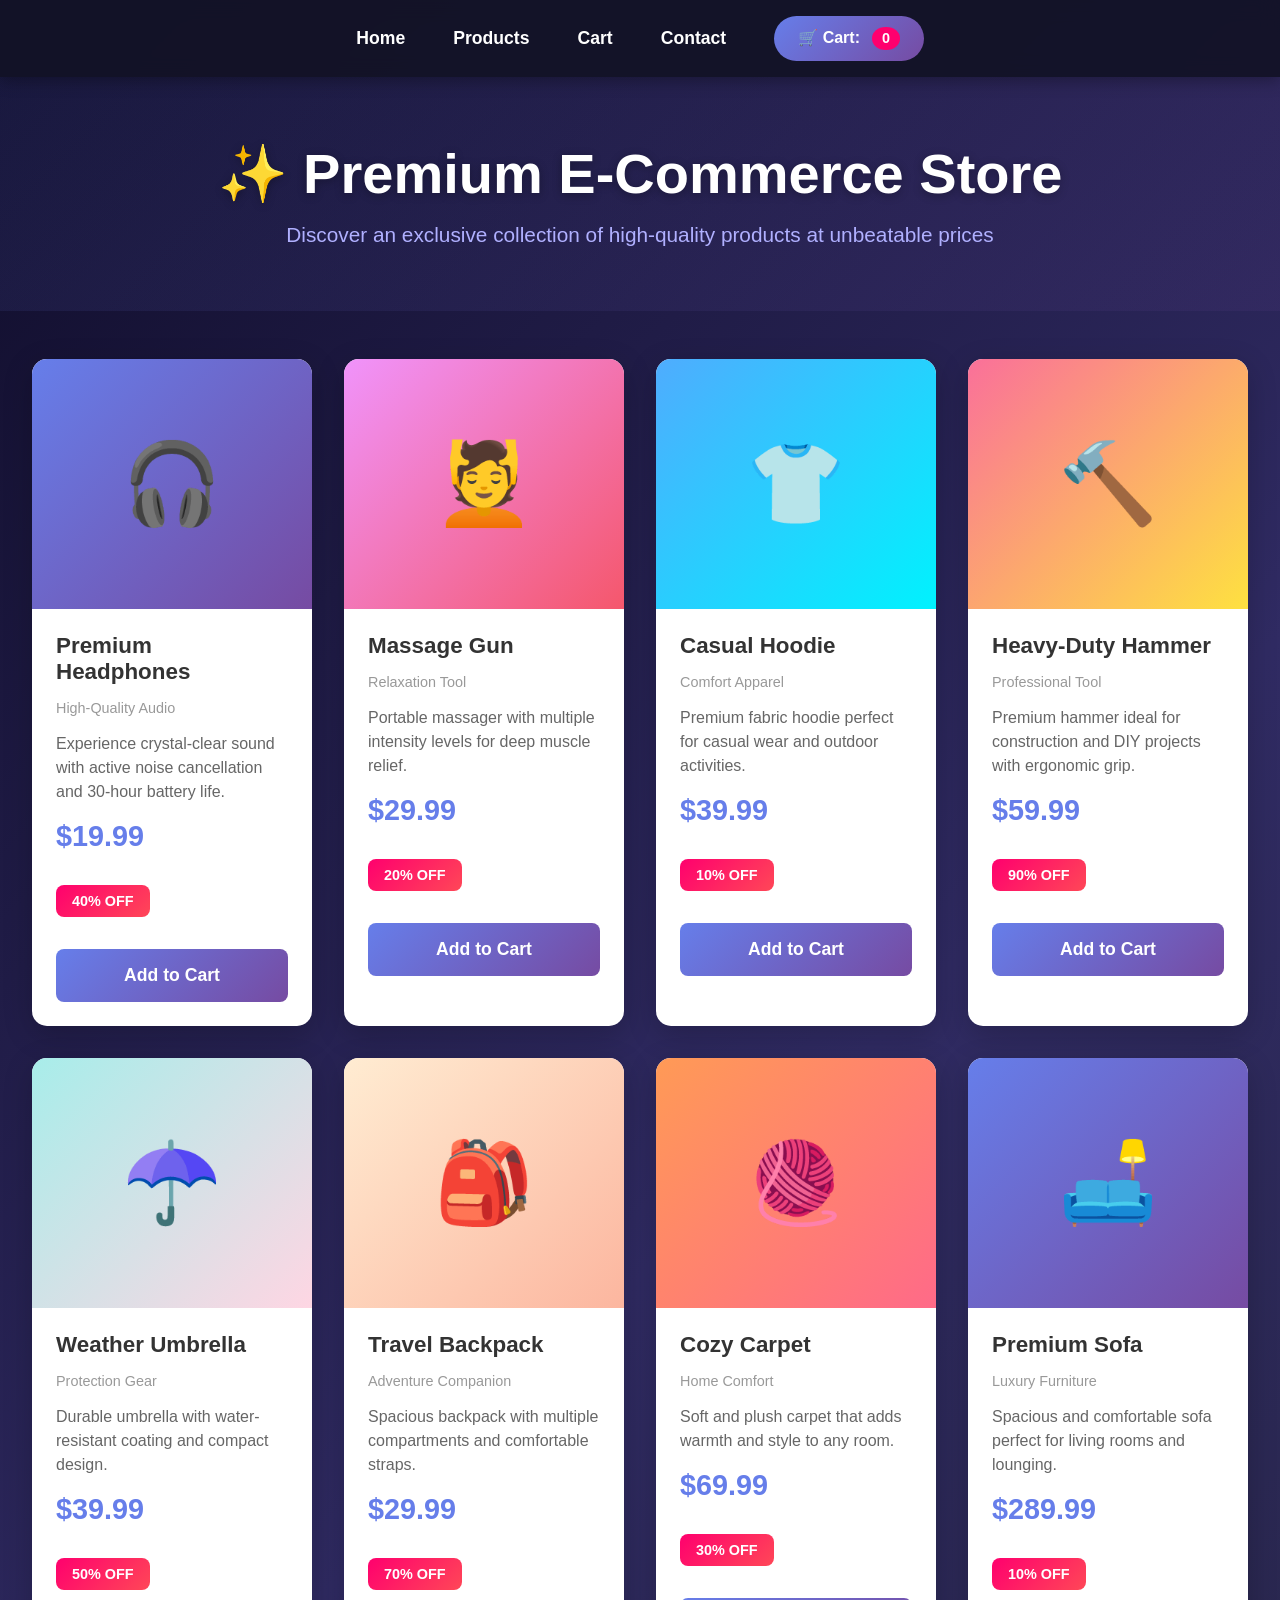
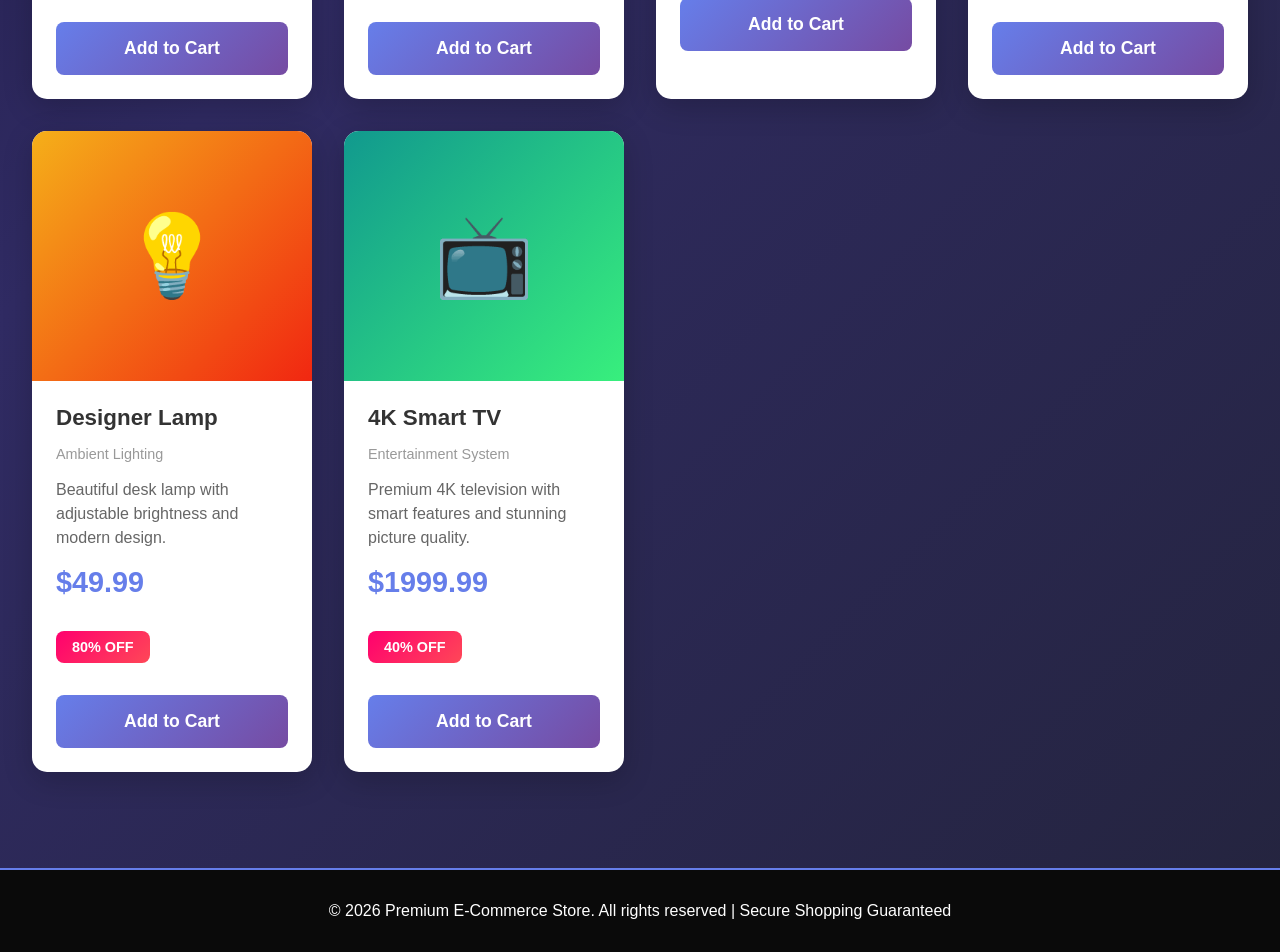
<file: E-commerceWebsite.html>
<!DOCTYPE html>
<html lang="en">
<head>
    <meta charset="UTF-8">
    <meta name="viewport" content="width=device-width, initial-scale=1.0">
    <title>Premium E-Commerce Store</title>
    <style>
        * {
            margin: 0;
            padding: 0;
            box-sizing: border-box;
        }

        body {
            font-family: 'Segoe UI', Tahoma, Geneva, Verdana, sans-serif;
            background: linear-gradient(135deg, #0f0c29, #302b63, #24243e);
            color: #333;
            min-height: 100vh;
        }

        /* Navigation */
        nav {
            background: rgba(20, 20, 40, 0.95);
            padding: 1rem 2rem;
            position: sticky;
            top: 0;
            z-index: 100;
            box-shadow: 0 4px 15px rgba(0, 0, 0, 0.3);
            backdrop-filter: blur(10px);
        }

        nav ul {
            list-style: none;
            display: flex;
            justify-content: center;
            gap: 3rem;
            align-items: center;
        }

        nav a {
            color: #fff;
            text-decoration: none;
            font-weight: 600;
            transition: all 0.3s ease;
            font-size: 1.1rem;
        }

        nav a:hover {
            color: #ffd700;
            transform: translateY(-2px);
        }

        nav li:last-child {
            background: linear-gradient(135deg, #667eea 0%, #764ba2 100%);
            padding: 0.7rem 1.5rem;
            border-radius: 25px;
            color: white;
            font-weight: 700;
            position: relative;
        }

        #cart-count {
            background: #ff006e;
            color: white;
            border-radius: 50%;
            padding: 0.2rem 0.6rem;
            font-size: 0.9rem;
            margin-left: 0.5rem;
            display: inline-block;
        }

        /* Header */
        .header {
            text-align: center;
            padding: 4rem 2rem;
            background: linear-gradient(135deg, rgba(102, 126, 234, 0.1), rgba(118, 75, 162, 0.1));
        }

        h1 {
            font-size: 3.5rem;
            color: #ffffff;
            margin-bottom: 1rem;
            text-shadow: 0 2px 10px rgba(0, 0, 0, 0.3);
        }

        .header p {
            font-size: 1.3rem;
            color: #b0b0ff;
        }

        /* Main Content */
        main {
            padding: 3rem 2rem;
            max-width: 1400px;
            margin: 0 auto;
        }

        .products {
            display: grid;
            grid-template-columns: repeat(auto-fit, minmax(280px, 1fr));
            gap: 2rem;
        }

        .product {
            background: white;
            border-radius: 15px;
            overflow: hidden;
            box-shadow: 0 8px 30px rgba(0, 0, 0, 0.2);
            transition: all 0.3s ease;
            position: relative;
        }

        .product:hover {
            transform: translateY(-12px);
            box-shadow: 0 15px 50px rgba(102, 126, 234, 0.4);
        }

        .product img {
            width: 100%;
            height: 250px;
            object-fit: cover;
            display: block;
        }

        .product-content {
            padding: 1.5rem;
        }

        .product h2 {
            font-size: 1.4rem;
            color: #333;
            margin-bottom: 0.8rem;
        }

        .product p {
            color: #666;
            margin: 0.8rem 0;
            line-height: 1.5;
        }

        .product p:first-of-type {
            font-size: 0.9rem;
            color: #999;
        }

        .discount {
            background: linear-gradient(135deg, #ff006e, #ff4757);
            color: white;
            padding: 0.5rem 1rem;
            border-radius: 8px;
            display: inline-block;
            font-weight: 700;
            margin: 1rem 0;
            font-size: 0.9rem;
        }

        .price {
            font-size: 1.8rem;
            color: #667eea;
            font-weight: 700;
            margin: 1rem 0;
        }

        .btn {
            width: 100%;
            padding: 1rem;
            background: linear-gradient(135deg, #667eea 0%, #764ba2 100%);
            color: white;
            border: none;
            border-radius: 8px;
            font-size: 1.1rem;
            font-weight: 700;
            cursor: pointer;
            transition: all 0.3s ease;
            margin-top: 1rem;
        }

        .btn:hover {
            transform: scale(1.05);
            box-shadow: 0 8px 20px rgba(102, 126, 234, 0.4);
        }

        .btn:active {
            transform: scale(0.98);
        }

        /* Cart Notification */
        .cart-notification {
            position: fixed;
            bottom: 2rem;
            right: 2rem;
            background: #667eea;
            color: white;
            padding: 1.5rem 2rem;
            border-radius: 8px;
            box-shadow: 0 8px 25px rgba(0, 0, 0, 0.3);
            animation: slideIn 0.3s ease;
            z-index: 1000;
        }

        @keyframes slideIn {
            from {
                transform: translateX(400px);
                opacity: 0;
            }
            to {
                transform: translateX(0);
                opacity: 1;
            }
        }

        @keyframes slideOut {
            from {
                transform: translateX(0);
                opacity: 1;
            }
            to {
                transform: translateX(400px);
                opacity: 0;
            }
        }

        .cart-notification.remove {
            animation: slideOut 0.3s ease;
        }

        /* Footer */
        footer {
            background-color: #0a0a0a;
            color: #fff;
            text-align: center;
            padding: 2rem;
            margin-top: 3rem;
            border-top: 2px solid #667eea;
        }

        footer p {
            margin: 0;
        }

        @media (max-width: 768px) {
            nav ul {
                gap: 1rem;
                flex-wrap: wrap;
            }

            h1 {
                font-size: 2rem;
            }

            .products {
                grid-template-columns: repeat(auto-fit, minmax(200px, 1fr));
                gap: 1.5rem;
            }

            .header {
                padding: 2rem 1rem;
            }

            main {
                padding: 2rem 1rem;
            }
        }
    </style>
</head>
<body>
    <nav>
        <ul>
            <li><a href="#home">Home</a></li>
            <li><a href="#products">Products</a></li>
            <li><a href="#cart">Cart</a></li>
            <li><a href="#contact">Contact</a></li>
            <li>
                🛒 Cart: <span id="cart-count">0</span>
            </li>
        </ul>
    </nav>

    <div class="header" id="home">
        <h1>✨ Premium E-Commerce Store</h1>
        <p>Discover an exclusive collection of high-quality products at unbeatable prices</p>
    </div>

    <main id="products">
        <section class="products">
            <div class="product">
                <div style="background: linear-gradient(135deg, #667eea 0%, #764ba2 100%); height: 250px; display: flex; align-items: center; justify-content: center; font-size: 5rem;">🎧</div>
                <div class="product-content">
                    <h2>Premium Headphones</h2>
                    <p>High-Quality Audio</p>
                    <p>Experience crystal-clear sound with active noise cancellation and 30-hour battery life.</p>
                    <div class="price">$19.99</div>
                    <h6 class="discount">40% OFF</h6>
                    <button class="btn" onclick="addToCart('Premium Headphones', 19.99)">Add to Cart</button>
                </div>
            </div>

            <div class="product">
                <div style="background: linear-gradient(135deg, #f093fb 0%, #f5576c 100%); height: 250px; display: flex; align-items: center; justify-content: center; font-size: 5rem;">💆</div>
                <div class="product-content">
                    <h2>Massage Gun</h2>
                    <p>Relaxation Tool</p>
                    <p>Portable massager with multiple intensity levels for deep muscle relief.</p>
                    <div class="price">$29.99</div>
                    <h6 class="discount">20% OFF</h6>
                    <button class="btn" onclick="addToCart('Massage Gun', 29.99)">Add to Cart</button>
                </div>
            </div>

            <div class="product">
                <div style="background: linear-gradient(135deg, #4facfe 0%, #00f2fe 100%); height: 250px; display: flex; align-items: center; justify-content: center; font-size: 5rem;">👕</div>
                <div class="product-content">
                    <h2>Casual Hoodie</h2>
                    <p>Comfort Apparel</p>
                    <p>Premium fabric hoodie perfect for casual wear and outdoor activities.</p>
                    <div class="price">$39.99</div>
                    <h6 class="discount">10% OFF</h6>
                    <button class="btn" onclick="addToCart('Casual Hoodie', 39.99)">Add to Cart</button>
                </div>
            </div>

            <div class="product">
                <div style="background: linear-gradient(135deg, #fa709a 0%, #fee140 100%); height: 250px; display: flex; align-items: center; justify-content: center; font-size: 5rem;">🔨</div>
                <div class="product-content">
                    <h2>Heavy-Duty Hammer</h2>
                    <p>Professional Tool</p>
                    <p>Premium hammer ideal for construction and DIY projects with ergonomic grip.</p>
                    <div class="price">$59.99</div>
                    <h6 class="discount">90% OFF</h6>
                    <button class="btn" onclick="addToCart('Heavy-Duty Hammer', 59.99)">Add to Cart</button>
                </div>
            </div>

            <div class="product">
                <div style="background: linear-gradient(135deg, #a8edea 0%, #fed6e3 100%); height: 250px; display: flex; align-items: center; justify-content: center; font-size: 5rem;">☂️</div>
                <div class="product-content">
                    <h2>Weather Umbrella</h2>
                    <p>Protection Gear</p>
                    <p>Durable umbrella with water-resistant coating and compact design.</p>
                    <div class="price">$39.99</div>
                    <h6 class="discount">50% OFF</h6>
                    <button class="btn" onclick="addToCart('Weather Umbrella', 39.99)">Add to Cart</button>
                </div>
            </div>

            <div class="product">
                <div style="background: linear-gradient(135deg, #ffecd2 0%, #fcb69f 100%); height: 250px; display: flex; align-items: center; justify-content: center; font-size: 5rem;">🎒</div>
                <div class="product-content">
                    <h2>Travel Backpack</h2>
                    <p>Adventure Companion</p>
                    <p>Spacious backpack with multiple compartments and comfortable straps.</p>
                    <div class="price">$29.99</div>
                    <h6 class="discount">70% OFF</h6>
                    <button class="btn" onclick="addToCart('Travel Backpack', 29.99)">Add to Cart</button>
                </div>
            </div>

            <div class="product">
                <div style="background: linear-gradient(135deg, #ff9a56 0%, #ff6a88 100%); height: 250px; display: flex; align-items: center; justify-content: center; font-size: 5rem;">🧶</div>
                <div class="product-content">
                    <h2>Cozy Carpet</h2>
                    <p>Home Comfort</p>
                    <p>Soft and plush carpet that adds warmth and style to any room.</p>
                    <div class="price">$69.99</div>
                    <h6 class="discount">30% OFF</h6>
                    <button class="btn" onclick="addToCart('Cozy Carpet', 69.99)">Add to Cart</button>
                </div>
            </div>

            <div class="product">
                <div style="background: linear-gradient(135deg, #667eea 0%, #764ba2 100%); height: 250px; display: flex; align-items: center; justify-content: center; font-size: 5rem;">🛋️</div>
                <div class="product-content">
                    <h2>Premium Sofa</h2>
                    <p>Luxury Furniture</p>
                    <p>Spacious and comfortable sofa perfect for living rooms and lounging.</p>
                    <div class="price">$289.99</div>
                    <h6 class="discount">10% OFF</h6>
                    <button class="btn" onclick="addToCart('Premium Sofa', 289.99)">Add to Cart</button>
                </div>
            </div>

            <div class="product">
                <div style="background: linear-gradient(135deg, #f5af19 0%, #f12711 100%); height: 250px; display: flex; align-items: center; justify-content: center; font-size: 5rem;">💡</div>
                <div class="product-content">
                    <h2>Designer Lamp</h2>
                    <p>Ambient Lighting</p>
                    <p>Beautiful desk lamp with adjustable brightness and modern design.</p>
                    <div class="price">$49.99</div>
                    <h6 class="discount">80% OFF</h6>
                    <button class="btn" onclick="addToCart('Designer Lamp', 49.99)">Add to Cart</button>
                </div>
            </div>

            <div class="product">
                <div style="background: linear-gradient(135deg, #11998e 0%, #38ef7d 100%); height: 250px; display: flex; align-items: center; justify-content: center; font-size: 5rem;">📺</div>
                <div class="product-content">
                    <h2>4K Smart TV</h2>
                    <p>Entertainment System</p>
                    <p>Premium 4K television with smart features and stunning picture quality.</p>
                    <div class="price">$1999.99</div>
                    <h6 class="discount">40% OFF</h6>
                    <button class="btn" onclick="addToCart('4K Smart TV', 1999.99)">Add to Cart</button>
                </div>
            </div>
        </section>
    </main>

    <footer id="contact">
        <p>&copy; 2026 Premium E-Commerce Store. All rights reserved | Secure Shopping Guaranteed</p>
    </footer>

    <script>
        let cartCount = 0;
        let cart = [];

        function addToCart(productName, price) {
            cartCount++;
            cart.push({ name: productName, price: price });
            document.getElementById('cart-count').textContent = cartCount;

            // Show notification
            showNotification(`✅ ${productName} added to cart!`);
        }

        function showNotification(message) {
            const notification = document.createElement('div');
            notification.className = 'cart-notification';
            notification.textContent = message;
            document.body.appendChild(notification);

            setTimeout(() => {
                notification.classList.add('remove');
                setTimeout(() => notification.remove(), 300);
            }, 2000);
        }

        // Restore cart count from localStorage
        function loadCart() {
            try {
                const savedCart = localStorage.getItem('cart');
                if (savedCart) {
                    cart = JSON.parse(savedCart);
                    cartCount = cart.length;
                    document.getElementById('cart-count').textContent = cartCount;
                }
            } catch (e) {
                console.log('Cart data not found');
            }
        }

        // Save cart to localStorage
        function saveCart() {
            try {
                localStorage.setItem('cart', JSON.stringify(cart));
            } catch (e) {
                console.log('Could not save cart');
            }
        }

        // Load cart on page load
        loadCart();

        // Save cart before page unload
        window.addEventListener('beforeunload', saveCart);
    </script>
</body>
</html>
</file>
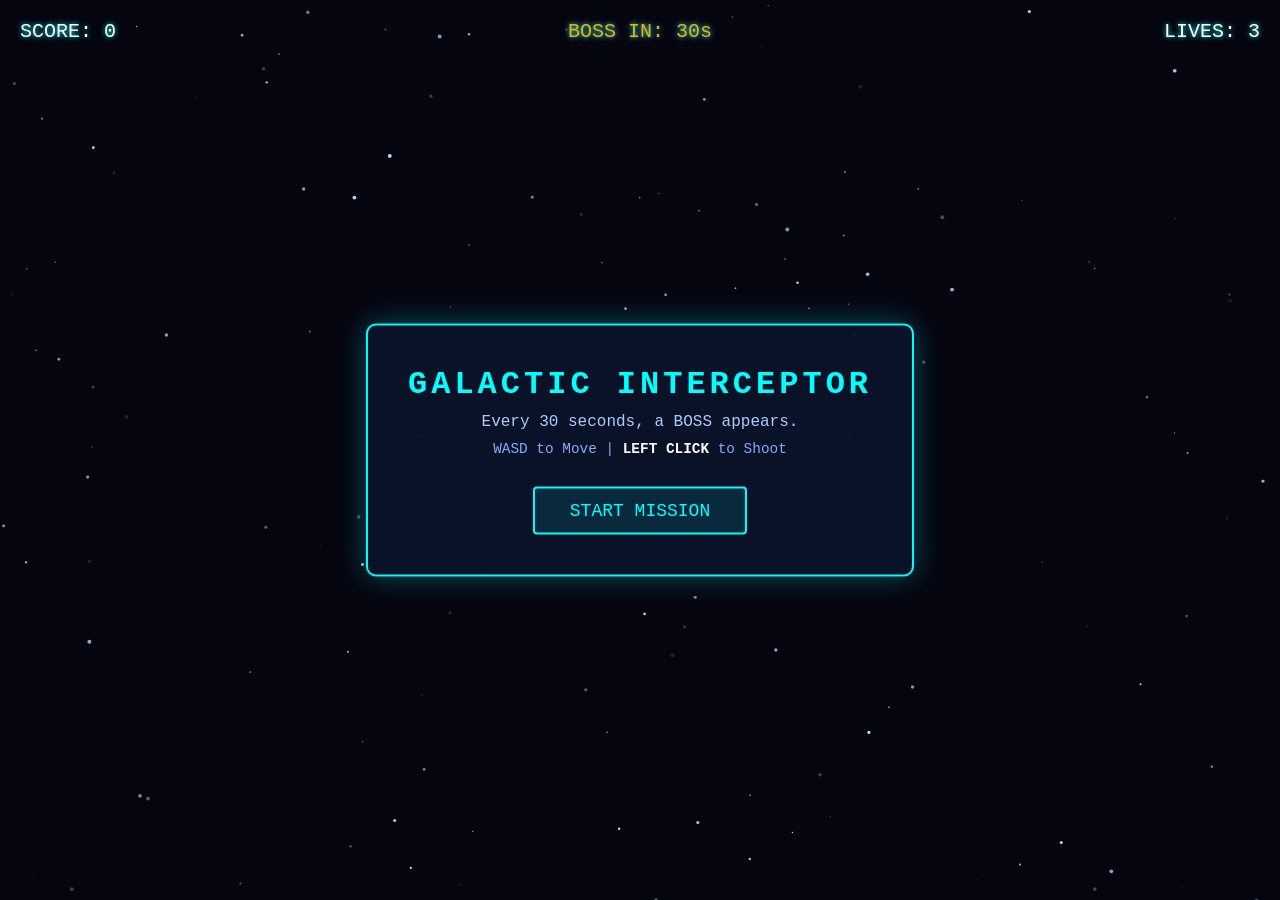
<file: Galaxy game.html>
<!DOCTYPE html>
<html lang="en">
<head>
    <meta charset="UTF-8">
    <meta name="viewport" content="width=device-width, initial-scale=1.0, maximum-scale=1.0, user-scalable=no">
    <title>Galactic Interceptor: Fixed</title>
    <style> 
        body {
            margin: 0;
            padding: 0;
            background-color: #000;
            color: #fff;
            font-family: 'Courier New', Courier, monospace;
            overflow: hidden;
            touch-action: none;
            user-select: none;
            cursor: crosshair;
        }

        #gameCanvas {
            display: block;
            width: 100vw;
            height: 100vh;
        }

        #ui-layer {
            position: absolute;
            top: 0;
            left: 0;
            width: 100%;
            height: 100%;
            pointer-events: none;
            display: flex;
            flex-direction: column;
            justify-content: space-between;
        }

        .hud {
            padding: 20px;
            display: flex;
            justify-content: space-between;
            font-size: 20px;
            text-shadow: 0 0 5px #0ff;
            pointer-events: none;
            z-index: 5;
            width: 100%;
            box-sizing: border-box;
        }
        
        #timer-display {
            color: #fa0;
        }

        /* Boss Alert Overlay */
        #boss-alert {
            display: none;
            position: absolute;
            top: 50%;
            left: 50%;
            transform: translate(-50%, -50%);
            font-size: 60px;
            font-weight: bold;
            color: #f00;
            text-align: center;
            text-shadow: 0 0 20px #f00;
            animation: flash 0.5s infinite;
            z-index: 15;
            width: 100%;
            background: rgba(50, 0, 0, 0.5);
            padding: 20px 0;
        }

        @keyframes flash {
            0% { opacity: 1; text-shadow: 0 0 20px #f00; }
            50% { opacity: 0.2; text-shadow: none; }
            100% { opacity: 1; text-shadow: 0 0 20px #f00; }
        }

        #start-screen, #game-over-screen {
            position: absolute;
            top: 50%;
            left: 50%;
            transform: translate(-50%, -50%);
            text-align: center;
            background: rgba(10, 20, 40, 0.95);
            border: 2px solid #0ff;
            padding: 40px;
            border-radius: 10px;
            box-shadow: 0 0 30px rgba(0, 255, 255, 0.3);
            pointer-events: auto;
            z-index: 20;
            min-width: 320px;
        }

        h1 { margin: 0 0 10px 0; color: #0ff; text-transform: uppercase; letter-spacing: 4px; }
        p { margin: 10px 0; color: #acf; }
        
        button.btn {
            background: rgba(0, 255, 255, 0.1);
            border: 2px solid #0ff;
            color: #0ff;
            padding: 12px 35px;
            font-size: 18px;
            font-family: inherit;
            cursor: pointer;
            margin-top: 20px;
            text-transform: uppercase;
            transition: all 0.2s;
            border-radius: 4px;
        }

        button.btn:hover { background: #0ff; color: #000; box-shadow: 0 0 20px #0ff; }
        button.btn:active { transform: scale(0.95); }

        /* Mobile Controls */
        #mobile-controls {
            display: none;
            position: absolute;
            bottom: 20px;
            left: 0;
            width: 100%;
            height: 180px;
            pointer-events: none;
            padding: 0 20px;
            box-sizing: border-box;
            z-index: 20;
        }

        .control-group {
            pointer-events: auto;
            position: absolute;
            bottom: 20px;
        }

        .d-pad {
            left: 30px;
            width: 140px;
            height: 140px;
            position: relative;
        }

        .fire-btn-area {
            right: 30px;
            width: 100px;
            height: 100px;
        }

        .touch-btn {
            background: rgba(255, 255, 255, 0.1);
            border: 2px solid rgba(255, 255, 255, 0.3);
            border-radius: 50%;
            position: absolute;
            backdrop-filter: blur(4px);
        }

        .touch-btn:active { background: rgba(0, 255, 255, 0.4); border-color: #0ff; }

        #btn-up { top: 0; left: 50px; width: 40px; height: 50px; border-radius: 10px; }
        #btn-left { top: 50px; left: 0; width: 50px; height: 40px; border-radius: 10px; }
        #btn-right { top: 50px; right: 0; width: 50px; height: 40px; border-radius: 10px; }
        
        #btn-fire {
            width: 90px;
            height: 90px;
            background: rgba(255, 50, 50, 0.2);
            border-color: rgba(255, 50, 50, 0.6);
            border-radius: 50%;
        }
        #btn-fire:active { background: rgba(255, 0, 0, 0.5); box-shadow: 0 0 15px #f00; }

        .hidden { display: none !important; }

        #boss-health-container {
            display: none;
            position: absolute;
            top: 70px;
            left: 50%;
            transform: translateX(-50%);
            width: 60%;
            height: 20px;
            border: 2px solid #f00;
            background: rgba(50, 0, 0, 0.5);
            border-radius: 10px;
            overflow: hidden;
            z-index: 10;
        }
        #boss-health-bar {
            width: 100%;
            height: 100%;
            background: linear-gradient(90deg, #f00, #ff5500);
            box-shadow: 0 0 15px #f00;
            transition: width 0.1s;
        }
        #boss-label {
            position: absolute;
            top: 45px;
            left: 50%;
            transform: translateX(-50%);
            color: #f00;
            font-size: 14px;
            font-weight: bold;
            display: none;
            text-transform: uppercase;
            letter-spacing: 2px;
        }
    </style>
</head>
<body>

    <canvas id="gameCanvas"></canvas>

    <div id="ui-layer">
        <div class="hud">
            <div id="score-display">SCORE: 0</div>
            <div id="timer-display">BOSS IN: 30s</div>
            <div id="lives-display">LIVES: 3</div>
        </div>

        <div id="boss-label">⚠ Omega Dreadnought ⚠</div>
        <div id="boss-health-container">
            <div id="boss-health-bar"></div>
        </div>

        <div id="boss-alert">
            ⚠ WARNING ⚠<br>BOSS DETECTED
        </div>

        <div id="start-screen">
            <h1>Galactic Interceptor</h1>
            <p>Every 30 seconds, a BOSS appears.</p>
            <p style="font-size: 0.9em; color: #88aaff;">WASD to Move | <strong style="color: #fff;">LEFT CLICK</strong> to Shoot</p>
            <button class="btn" onclick="startGame()">Start Mission</button>
        </div>

        <div id="game-over-screen" class="hidden">
            <h1 style="color: #ff5555;">MISSION FAILED</h1>
            <p id="final-score">Score: 0</p>
            <button class="btn" onclick="startGame()">Re-Deploy</button>
        </div>

        <div id="mobile-controls">
            <div class="control-group d-pad">
                <div id="btn-up" class="touch-btn"></div>
                <div id="btn-left" class="touch-btn"></div>
                <div id="btn-right" class="touch-btn"></div>
            </div>
            <div class="control-group fire-btn-area">
                <div id="btn-fire" class="touch-btn"></div>
            </div>
        </div>
    </div>

<script>
    // --- Audio System ---
    const AudioSys = {
        ctx: null,
        init: function() {
            window.AudioContext = window.AudioContext || window.webkitAudioContext;
            this.ctx = new AudioContext();
        },
        playTone: function(freq, type, duration, vol = 0.1, slide = 0) {
            if (!this.ctx) return;
            const osc = this.ctx.createOscillator();
            const gain = this.ctx.createGain();
            osc.type = type;
            osc.frequency.setValueAtTime(freq, this.ctx.currentTime);
            if (slide !== 0) {
                osc.frequency.exponentialRampToValueAtTime(freq + slide, this.ctx.currentTime + duration);
            }
            gain.gain.setValueAtTime(vol, this.ctx.currentTime);
            gain.gain.exponentialRampToValueAtTime(0.01, this.ctx.currentTime + duration);
            osc.connect(gain);
            gain.connect(this.ctx.destination);
            osc.start();
            osc.stop(this.ctx.currentTime + duration);
        },
        shoot: function() { this.playTone(800, 'square', 0.1, 0.05, -200); },
        thrust: function() { this.playTone(100, 'sawtooth', 0.1, 0.03); },
        explode: function() { this.playTone(60, 'sawtooth', 0.3, 0.2, -40); },
        bossHit: function() { this.playTone(150, 'square', 0.05, 0.05); },
        siren: function() {
            if (!this.ctx) return;
            const osc = this.ctx.createOscillator();
            const gain = this.ctx.createGain();
            osc.type = 'triangle';
            osc.frequency.setValueAtTime(300, this.ctx.currentTime);
            osc.frequency.linearRampToValueAtTime(600, this.ctx.currentTime + 0.5);
            osc.frequency.linearRampToValueAtTime(300, this.ctx.currentTime + 1.0);
            gain.gain.value = 0.1;
            osc.connect(gain);
            gain.connect(this.ctx.destination);
            osc.start();
            osc.stop(this.ctx.currentTime + 1.5);
        }
    };

    // --- Game Constants ---
    const canvas = document.getElementById('gameCanvas');
    const ctx = canvas.getContext('2d');
    
    // Game State
    let gameLoopId;
    let width, height;
    let score = 0;
    let lives = 3;
    let wave = 1;
    let isPaused = true;
    
    // Boss Logic
    let bossTimer = 30; // Seconds until boss
    let gameState = 'WAVE'; // WAVE, WARNING, BOSS
    let boss = null;
    let warningTimer = 0;

    // Inputs
    const keys = { ArrowUp: false, ArrowLeft: false, ArrowRight: false, Fire: false, w: false, a: false, d: false };

    // Entities
    let ship;
    let enemies = [];
    let bullets = [];
    let enemyBullets = []; 
    let particles = [];
    let stars = [];

    // Config
    const FPS = 60;
    const FRICTION = 0.7; 
    const SHIP_THRUST = 5; 
    const SHIP_TURN_SPD = 360; 
    const LASER_SPD = 600; 

    // --- Classes ---

    class Star {
        constructor() {
            this.x = Math.random() * width;
            this.y = Math.random() * height;
            this.size = Math.random() * 1.5 + 0.5;
            this.twinkleSpeed = Math.random() * 0.05 + 0.01;
            this.alpha = Math.random();
            this.alphaDir = 1;
            this.depth = Math.random(); 
        }
        update() {
            this.alpha += this.twinkleSpeed * this.alphaDir;
            if (this.alpha > 1 || this.alpha < 0.2) this.alphaDir *= -1;
            if (ship && !ship.exploding) {
                this.x -= ship.thrust.x * this.depth * 2;
                this.y -= ship.thrust.y * this.depth * 2;
            }
            if (this.x < 0) this.x = width;
            if (this.x > width) this.x = 0;
            if (this.y < 0) this.y = height;
            if (this.y > height) this.y = 0;
        }
        draw() {
            ctx.fillStyle = `rgba(200, 220, 255, ${this.alpha})`;
            ctx.beginPath();
            ctx.arc(this.x, this.y, this.size, 0, Math.PI * 2);
            ctx.fill();
        }
    }

    class Ship {
        constructor() {
            this.x = width / 2;
            this.y = height / 2;
            this.r = 15; 
            this.a = 90 / 180 * Math.PI; 
            this.rot = 0; 
            this.thrusting = false;
            this.thrust = { x: 0, y: 0 };
            this.invulnerable = 3000; 
            this.canShoot = true;
            this.exploding = false; // Add explicit property
        }
        update(dt) {
            this.a += this.rot * dt;
            if (this.thrusting) {
                this.thrust.x += SHIP_THRUST * Math.cos(this.a) * dt;
                this.thrust.y -= SHIP_THRUST * Math.sin(this.a) * dt;
                AudioSys.thrust();
            } else {
                this.thrust.x -= FRICTION * this.thrust.x * dt;
                this.thrust.y -= FRICTION * this.thrust.y * dt;
            }
            this.x += this.thrust.x;
            this.y += this.thrust.y;
            if (this.x < 0 - this.r) this.x = width + this.r;
            else if (this.x > width + this.r) this.x = 0 - this.r;
            if (this.y < 0 - this.r) this.y = height + this.r;
            else if (this.y > height + this.r) this.y = 0 - this.r;
        }
        draw() {
            if (this.invulnerable > 0) {
                this.invulnerable -= 1000/FPS;
                if (Math.floor(Date.now() / 100) % 2 === 0) return;
            }
            ctx.strokeStyle = '#0ff';
            ctx.lineWidth = 2;
            ctx.shadowBlur = 10;
            ctx.shadowColor = '#0ff';
            ctx.beginPath();
            ctx.moveTo(this.x + 4/3 * this.r * Math.cos(this.a), this.y - 4/3 * this.r * Math.sin(this.a));
            ctx.lineTo(this.x - this.r * (2/3 * Math.cos(this.a) + Math.sin(this.a)), this.y + this.r * (2/3 * Math.sin(this.a) - Math.cos(this.a)));
            ctx.lineTo(this.x - this.r * (2/3 * Math.cos(this.a) - Math.sin(this.a)), this.y + this.r * (2/3 * Math.sin(this.a) + Math.cos(this.a)));
            ctx.closePath();
            ctx.stroke();
            ctx.shadowBlur = 0;
            if (this.thrusting) {
                ctx.strokeStyle = '#fa0';
                ctx.beginPath();
                ctx.moveTo(this.x - this.r * (2/3 * Math.cos(this.a) + 0.5 * Math.sin(this.a)), this.y + this.r * (2/3 * Math.sin(this.a) - 0.5 * Math.cos(this.a)));
                ctx.lineTo(this.x - this.r * 6/3 * Math.cos(this.a), this.y + this.r * 6/3 * Math.sin(this.a));
                ctx.lineTo(this.x - this.r * (2/3 * Math.cos(this.a) - 0.5 * Math.sin(this.a)), this.y + this.r * (2/3 * Math.sin(this.a) + 0.5 * Math.cos(this.a)));
                ctx.stroke();
            }
        }
    }

    class Bullet {
        constructor(x, y, angle, speed, isEnemy = false, type = 'normal') {
            this.x = x;
            this.y = y;
            this.xv = speed * Math.cos(angle);
            this.yv = -speed * Math.sin(angle);
            this.dist = 0;
            this.maxDist = isEnemy ? width * 1.2 : width * 0.7;
            this.isEnemy = isEnemy;
            this.type = type; // normal, orb
        }
        update(dt) {
            this.x += this.xv * dt;
            this.y += this.yv * dt;
            this.dist += Math.sqrt(this.xv**2 + this.yv**2) * dt;
            if (this.x < 0) this.x = width; else if (this.x > width) this.x = 0;
            if (this.y < 0) this.y = height; else if (this.y > height) this.y = 0;
        }
        draw() {
            ctx.fillStyle = this.isEnemy ? '#f55' : '#0ff';
            ctx.shadowColor = this.isEnemy ? '#f00' : '#0ff';
            ctx.shadowBlur = 5;
            ctx.beginPath();
            if (this.type === 'orb') {
                ctx.arc(this.x, this.y, 6, 0, Math.PI * 2);
            } else {
                ctx.arc(this.x, this.y, 3, 0, Math.PI * 2);
            }
            ctx.fill();
            ctx.shadowBlur = 0;
        }
    }

    class Enemy {
        constructor(x, y, r) {
            this.x = x;
            this.y = y;
            this.r = r || 25; 
            this.xv = Math.random() * 50 * (Math.random() < 0.5 ? 1 : -1);
            this.yv = Math.random() * 50 * (Math.random() < 0.5 ? 1 : -1);
            this.a = Math.random() * Math.PI * 2;
            this.hp = Math.ceil(this.r / 8); 
        }
        update(dt) {
            if (ship && !ship.exploding) {
                const angleToShip = Math.atan2(ship.y - this.y, ship.x - this.x);
                const accel = 1.0 * (1 + (wave * 0.1)); 
                this.xv += Math.cos(angleToShip) * accel * dt;
                this.yv += Math.sin(angleToShip) * accel * dt;
                const maxSpeed = 2 + (wave * 0.5);
                this.xv = Math.max(Math.min(this.xv, maxSpeed), -maxSpeed);
                this.yv = Math.max(Math.min(this.yv, maxSpeed), -maxSpeed);
                this.a = -angleToShip; 
            }
            this.x += this.xv;
            this.y += this.yv;
            if (this.x < 0 - this.r) this.x = width + this.r;
            else if (this.x > width + this.r) this.x = 0 - this.r;
            if (this.y < 0 - this.r) this.y = height + this.r;
            else if (this.y > height + this.r) this.y = 0 - this.r;
        }
        draw() {
            ctx.strokeStyle = '#f55';
            ctx.lineWidth = 2;
            ctx.save();
            ctx.translate(this.x, this.y);
            ctx.rotate(-this.a); 
            ctx.beginPath();
            ctx.moveTo(this.r, 0);
            ctx.lineTo(-this.r, this.r * 0.8);
            ctx.lineTo(-this.r * 0.5, 0);
            ctx.lineTo(-this.r, -this.r * 0.8);
            ctx.closePath();
            ctx.stroke();
            ctx.restore();
        }
    }

    class Boss {
        constructor() {
            this.x = width / 2;
            this.y = -200;
            this.r = 120; // Big radius
            this.hp = 500 + (wave * 100);
            this.maxHp = this.hp;
            this.state = 'entering'; 
            this.angle = 0;
            this.fireTimer = 0;
            this.pattern = 0; // 0: Triple, 1: Spiral, 2: Spread
            this.patternTimer = 0;
            this.moveAngle = 0;
        }

        update(dt) {
            this.moveAngle += dt;

            // Health bar visual update
            const pct = Math.max(0, (this.hp / this.maxHp) * 100);
            const hb = document.getElementById('boss-health-bar');
            if(hb) hb.style.width = pct + '%';

            if (this.state === 'entering') {
                this.y += 100 * dt;
                if (this.y > 150) {
                    this.state = 'fight';
                }
            } else {
                // Hover Motion (Figure 8)
                this.x = (width/2) + Math.cos(this.moveAngle * 0.5) * (width * 0.35);
                this.y = 150 + Math.sin(this.moveAngle) * 50;

                // Attack Patterns
                this.fireTimer += dt;
                this.patternTimer += dt;

                // Change pattern every 5 seconds
                if (this.patternTimer > 5) {
                    this.pattern = (this.pattern + 1) % 3;
                    this.patternTimer = 0;
                    this.fireTimer = 0; // Reset fire rate for new pattern
                }

                if (this.pattern === 0) { // Aimed Triple
                    if (this.fireTimer > 1.0) {
                        this.shootAimed();
                        this.fireTimer = 0;
                    }
                } else if (this.pattern === 1) { // Spiral
                    if (this.fireTimer > 0.1) {
                        this.shootSpiral(this.moveAngle * 5); // Rotate bullets
                        this.fireTimer = 0;
                    }
                } else if (this.pattern === 2) { // Spread Wall
                    if (this.fireTimer > 1.5) {
                        this.shootSpread();
                        this.fireTimer = 0;
                    }
                }
            }
        }

        shootAimed() {
            if (!ship) return;
            const angle = Math.atan2(-(ship.y - this.y), ship.x - this.x);
            enemyBullets.push(new Bullet(this.x, this.y + 60, angle, 400, true));
            enemyBullets.push(new Bullet(this.x, this.y + 60, angle + 0.2, 400, true));
            enemyBullets.push(new Bullet(this.x, this.y + 60, angle - 0.2, 400, true));
            AudioSys.playTone(300, 'square', 0.1);
        }

        shootSpiral(offset) {
            const angle = offset; // Continuous rotation
            // 4-way spiral
            for(let i=0; i<4; i++) {
                const finalAng = angle + (Math.PI/2 * i);
                enemyBullets.push(new Bullet(this.x, this.y, finalAng, 250, true, 'orb'));
            }
            AudioSys.playTone(500, 'sawtooth', 0.05, 0.02);
        }

        shootSpread() {
            const baseAngle = Math.PI * 1.5; // Down
            for(let i=-3; i<=3; i++) {
                enemyBullets.push(new Bullet(this.x, this.y + 50, baseAngle + (i * 0.2), 350, true, 'orb'));
            }
            AudioSys.playTone(200, 'square', 0.2);
        }

        draw() {
            ctx.save();
            ctx.translate(this.x, this.y);
            
            // Draw Dreadnought
            ctx.shadowBlur = 20;
            ctx.shadowColor = '#f00';
            ctx.lineWidth = 4;
            ctx.strokeStyle = '#f00';
            ctx.fillStyle = '#100';

            ctx.beginPath();
            // Main Body
            ctx.moveTo(0, 80);
            ctx.lineTo(60, 20);
            ctx.lineTo(120, -40);
            ctx.lineTo(50, -60);
            ctx.lineTo(0, -40);
            ctx.lineTo(-50, -60);
            ctx.lineTo(-120, -40);
            ctx.lineTo(-60, 20);
            ctx.closePath();
            ctx.fill();
            ctx.stroke();

            // Core
            ctx.fillStyle = `rgba(255, 50, 50, ${0.5 + Math.sin(this.moveAngle * 10) * 0.5})`;
            ctx.beginPath();
            ctx.arc(0, 0, 30, 0, Math.PI*2);
            ctx.fill();
            
            // Engines
            ctx.fillStyle = '#fa0';
            ctx.beginPath();
            ctx.arc(-80, -50, 10, 0, Math.PI*2);
            ctx.arc(80, -50, 10, 0, Math.PI*2);
            ctx.fill();

            ctx.restore();
        }
    }

    class Particle {
        constructor(x, y, color) {
            this.x = x;
            this.y = y;
            this.xv = (Math.random() - 0.5) * 200;
            this.yv = (Math.random() - 0.5) * 200;
            this.life = 1.0;
            this.color = color || '#fff';
        }
        update(dt) {
            this.x += this.xv * dt;
            this.y += this.yv * dt;
            this.life -= dt * 2.5;
        }
        draw() {
            ctx.fillStyle = this.color;
            ctx.globalAlpha = Math.max(0, this.life);
            ctx.fillRect(this.x, this.y, 4, 4);
            ctx.globalAlpha = 1;
        }
    }

    // --- Core Logic ---

    function resize() {
        width = window.innerWidth;
        height = window.innerHeight;
        canvas.width = width;
        canvas.height = height;
        initStars();
        if ('ontouchstart' in window || navigator.maxTouchPoints > 0) {
            document.getElementById('mobile-controls').style.display = 'block';
        }
    }

    function initStars() {
        stars = [];
        for(let i=0; i<150; i++) stars.push(new Star());
    }

    function spawnEnemies() {
        if (gameState !== 'WAVE') return;
        if (enemies.length < 3 + wave) {
            const x = Math.random() < 0.5 ? -50 : width + 50;
            const y = Math.random() * height;
            enemies.push(new Enemy(x, y, 20 + Math.random()*10));
        }
    }

    function startBossSequence() {
        gameState = 'WARNING';
        bossTimer = 0;
        document.getElementById('timer-display').innerText = "ALERT!";
        document.getElementById('boss-alert').style.display = 'block';
        AudioSys.siren();
        
        // Remove small enemies
        enemies.forEach(e => explode(e.x, e.y, '#f55'));
        enemies = [];

        setTimeout(() => {
            document.getElementById('boss-alert').style.display = 'none';
            gameState = 'BOSS';
            boss = new Boss();
            document.getElementById('boss-health-container').style.display = 'block';
            document.getElementById('boss-label').style.display = 'block';
        }, 3000); // 3 sec warning
    }

    function explode(x, y, color) {
        for(let i=0; i<15; i++) particles.push(new Particle(x, y, color));
        AudioSys.explode();
    }

    function playerHit() {
        lives--;
        if(ship) explode(ship.x, ship.y, '#0ff');
        document.getElementById('lives-display').innerText = "LIVES: " + lives;
        
        if (lives <= 0) {
            isPaused = true;
            document.getElementById('final-score').innerText = "Final Score: " + score;
            document.getElementById('game-over-screen').classList.remove('hidden');
        } else {
            ship = new Ship();
            // Clear nearby bullets
            enemyBullets = [];
        }
    }

    function update() {
        if (isPaused) return;
        const dt = 1 / FPS;
        
        // Fix: Safe iteration for stars
        if (stars) {
            for (let i = 0; i < stars.length; i++) {
                if(stars[i]) stars[i].update();
            }
        }

        // Timer Logic
        if (gameState === 'WAVE') {
            bossTimer -= dt;
            document.getElementById('timer-display').innerText = "BOSS IN: " + Math.ceil(bossTimer) + "s";
            
            if (bossTimer <= 0) {
                startBossSequence();
            }
            // Continuous spawning
            if (Math.random() < 0.02) spawnEnemies();
        }

        // Ship
        // Fix: Guard check for ship existence
        if (ship && !ship.exploding) {
            if (keys.ArrowLeft || keys.a) ship.a += SHIP_TURN_SPD / 180 * Math.PI * dt;
            if (keys.ArrowRight || keys.d) ship.a -= SHIP_TURN_SPD / 180 * Math.PI * dt;
            ship.thrusting = (keys.ArrowUp || keys.w);
            ship.update(dt);
        }

        // Shoot
        if (ship && keys.Fire && ship.canShoot && !ship.exploding) {
            bullets.push(new Bullet(ship.x + 4/3 * ship.r * Math.cos(ship.a), ship.y - 4/3 * ship.r * Math.sin(ship.a), ship.a, LASER_SPD));
            ship.canShoot = false;
            AudioSys.shoot();
            setTimeout(() => ship.canShoot = true, 180);
        }

        // Update Bullets
        for (let i = bullets.length - 1; i >= 0; i--) {
            if (bullets[i]) {
                bullets[i].update(dt);
                if (bullets[i].dist > bullets[i].maxDist) bullets.splice(i, 1);
            }
        }
        // Update Enemy Bullets
        for (let i = enemyBullets.length - 1; i >= 0; i--) {
            if (enemyBullets[i]) {
                enemyBullets[i].update(dt);
                // Hit Player
                if (ship && ship.invulnerable <= 0 && Math.hypot(ship.x - enemyBullets[i].x, ship.y - enemyBullets[i].y) < ship.r + 5) {
                    playerHit();
                    enemyBullets.splice(i, 1);
                } else if (enemyBullets[i].dist > enemyBullets[i].maxDist) {
                    enemyBullets.splice(i, 1);
                }
            }
        }

        // Update Enemies
        if (gameState === 'WAVE') {
            for (let i = enemies.length - 1; i >= 0; i--) {
                if (enemies[i]) {
                    enemies[i].update(dt);
                    // Hit Ship
                    if (ship && ship.invulnerable <= 0 && Math.hypot(ship.x - enemies[i].x, ship.y - enemies[i].y) < ship.r + enemies[i].r) {
                        playerHit();
                        explode(ship.x, ship.y, '#0ff');
                    }
                    // Hit by Laser
                    for (let j = bullets.length - 1; j >= 0; j--) {
                        if (bullets[j] && Math.hypot(enemies[i].x - bullets[j].x, enemies[i].y - bullets[j].y) < enemies[i].r) {
                            bullets.splice(j, 1);
                            enemies[i].hp--;
                            if (enemies[i].hp <= 0) {
                                explode(enemies[i].x, enemies[i].y, '#f55');
                                score += 100;
                                enemies.splice(i, 1);
                                document.getElementById('score-display').innerText = "SCORE: " + score;
                            } else {
                                particles.push(new Particle(enemies[i].x, enemies[i].y, '#f55'));
                            }
                            break;
                        }
                    }
                }
            }
        }

        // Update Boss
        if (gameState === 'BOSS' && boss) {
            boss.update(dt);
            // Hit Player
            if (ship && ship.invulnerable <= 0 && Math.hypot(ship.x - boss.x, ship.y - boss.y) < boss.r + ship.r - 20) {
                playerHit();
            }
            // Hit by Laser
            for (let j = bullets.length - 1; j >= 0; j--) {
                if (bullets[j] && Math.hypot(boss.x - bullets[j].x, boss.y - bullets[j].y) < 60) { // Hitbox approx
                    AudioSys.bossHit();
                    boss.hp -= 2;
                    score += 10;
                    particles.push(new Particle(bullets[j].x, bullets[j].y, '#fa0'));
                    bullets.splice(j, 1);
                    
                    if (boss.hp <= 0) {
                        // Boss Dead
                        explode(boss.x, boss.y, '#f00');
                        explode(boss.x+40, boss.y+20, '#fa0');
                        explode(boss.x-40, boss.y-20, '#fa0');
                        score += 5000;
                        gameState = 'WAVE';
                        bossTimer = 30; // Reset Timer
                        wave++;
                        boss = null;
                        document.getElementById('boss-health-container').style.display = 'none';
                        document.getElementById('boss-label').style.display = 'none';
                        enemyBullets = []; 
                    }
                    break;
                }
            }
        }

        // Particles
        for (let i = particles.length - 1; i >= 0; i--) {
            if (particles[i]) {
                particles[i].update(dt);
                if (particles[i].life <= 0) particles.splice(i, 1);
            }
        }
    }

    function draw() {
        ctx.fillStyle = '#050510';
        ctx.fillRect(0, 0, width, height);
        
        if (stars) {
             stars.forEach(s => { if(s) s.draw(); });
        }

        if (isPaused) return;

        if (ship) ship.draw();
        bullets.forEach(b => { if(b) b.draw(); });
        enemyBullets.forEach(b => { if(b) b.draw(); });
        enemies.forEach(e => { if(e) e.draw(); });
        if (gameState === 'BOSS' && boss) boss.draw();
        particles.forEach(p => { if(p) p.draw(); });
    }

    function loop() {
        update();
        draw();
        gameLoopId = requestAnimationFrame(loop);
    }

    function startGame() {
        AudioSys.init();
        score = 0;
        lives = 3;
        wave = 1;
        gameState = 'WAVE';
        bossTimer = 30;
        boss = null;
        enemyBullets = [];
        bullets = [];
        enemies = [];
        particles = [];
        
        document.getElementById('score-display').innerText = "SCORE: 0";
        document.getElementById('lives-display').innerText = "LIVES: 3";
        document.getElementById('start-screen').classList.add('hidden');
        document.getElementById('game-over-screen').classList.add('hidden');
        document.getElementById('boss-health-container').style.display = 'none';
        document.getElementById('boss-label').style.display = 'none';
        
        resize();
        ship = new Ship();
        isPaused = false;
        if (gameLoopId) cancelAnimationFrame(gameLoopId);
        loop();
    }

    // Input Listeners
    window.addEventListener('keydown', (e) => {
        if (e.key === "Enter" && isPaused) startGame();
        if (keys.hasOwnProperty(e.key) || keys.hasOwnProperty(e.key.toLowerCase())) {
            keys[e.key] = true;
            if(e.key.length === 1) keys[e.key.toLowerCase()] = true; 
        }
    });

    window.addEventListener('keyup', (e) => {
        if (keys.hasOwnProperty(e.key) || keys.hasOwnProperty(e.key.toLowerCase())) {
            keys[e.key] = false;
            if(e.key.length === 1) keys[e.key.toLowerCase()] = false;
        }
    });

    window.addEventListener('mousedown', (e) => { if (e.button === 0) keys.Fire = true; });
    window.addEventListener('mouseup', (e) => { if (e.button === 0) keys.Fire = false; });

    // Touch
    const setupTouch = (id, k) => {
        const el = document.getElementById(id);
        el.addEventListener('touchstart', (e) => { e.preventDefault(); if(k==='Fire') keys.Fire=true; else keys[k]=true; });
        el.addEventListener('touchend', (e) => { e.preventDefault(); if(k==='Fire') keys.Fire=false; else keys[k]=false; });
    };
    setupTouch('btn-up', 'ArrowUp');
    setupTouch('btn-left', 'ArrowLeft');
    setupTouch('btn-right', 'ArrowRight');
    setupTouch('btn-fire', 'Fire');

    window.addEventListener('resize', resize);
    resize();
    initStars();
    requestAnimationFrame(draw);

</script>
</body>
</html>
</file>
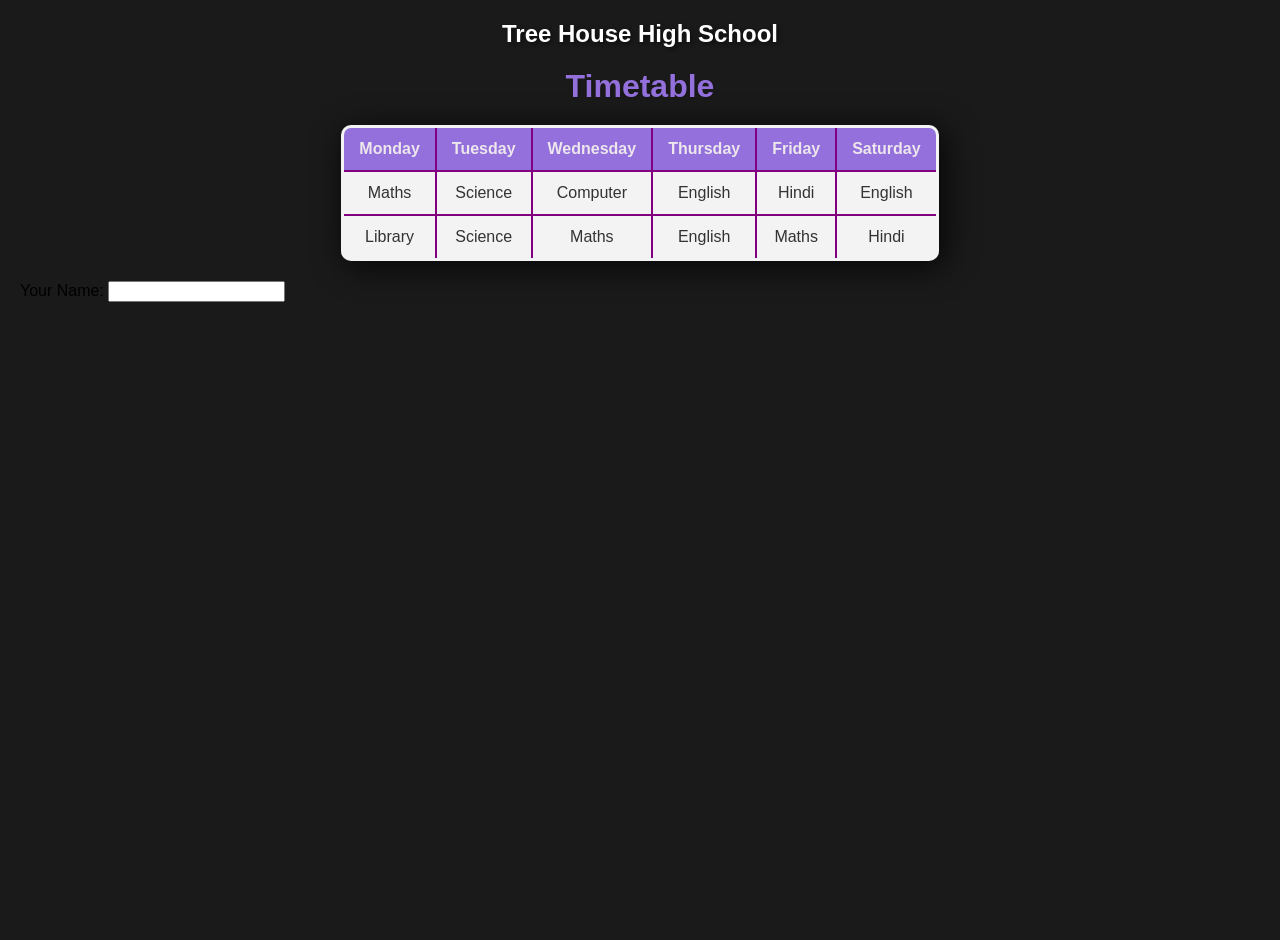
<file: Htmltable.html>
<html>

<head>
    <title>Creating a Timetable</title>
    <style>
        body {
            margin: 0;
            padding: 20px;
            background-image: url('https://images.unsplash.com/photo-1506905925346-21bda4d32df4?w=1200&h=800&fit=crop');
            background-size: cover;
            background-position: center;
            background-attachment: fixed;
            background-color: #1a1a1a;
            font-family: 'Segoe UI', Tahoma, Geneva, Verdana, sans-serif;
            min-height: 100vh;
        }

        table {
            border-collapse: collapse;
            border-color: purple;
            background-color: rgba(255, 255, 255, 0.95);
            border-radius: 10px;
            box-shadow: 5px 5px 32px rgba(0, 0, 0, 0.823);
            margin: 20px auto;
            padding: 20px;
            overflow: hidden;
        }

        table tr {
            transition: background-color 0.3s ease;
        }

        table tr:hover {
            background-color: rgba(200, 150, 255, 0.2);
        }

        table td {
            padding: 12px 15px;
            border: 2px solid purple;
            text-align: center;
            font-weight: 500;
            color: #333;
        }

        table tr:first-child td {
            background-color: #9370DB;
            color: rgb(237, 230, 237);
            font-weight: bold;
        }

        .school-title {
            display: block;
            text-align: center;
            font-size: 24px;
            font-weight: bold;
            color: white;
            text-shadow: 2px 2px 4px rgba(0, 0, 0, 0.5);
            margin-bottom: 20px;
        }

        h1 {
            color: #9370DB;
            text-align: center;
            margin: 10px 0;
            text-shadow: 1px 1px 2px rgba(0, 0, 0, 0.1);
        }
    </style>
</head>

<body>
    <div class="school-title">Tree House High School</div>
    <h1>Timetable</h1>
    <table border="3">
        <tr>
            <td>Monday</td>
            <td>Tuesday</td>
            <td>Wednesday</td>
            <td>Thursday</td>
            <td>Friday</td>
            <td>Saturday</td>
        </tr>
        <tr>
            <td>Maths</td>
            <td>Science</td>
            <td>Computer</td>
            <td>English</td>
            <td>Hindi</td>
            <td>English</td>
        </tr>
        <tr>
            <td>Library</td>
            <td>Science</td>
            <td>Maths</td>
            <td>English</td>
            <td>Maths</td>
            <td>Hindi</td>
        </tr>
    </table>
    <form>
        <label>Your Name:</label>
        <input>
    </form>
</body>

</html>
</file>
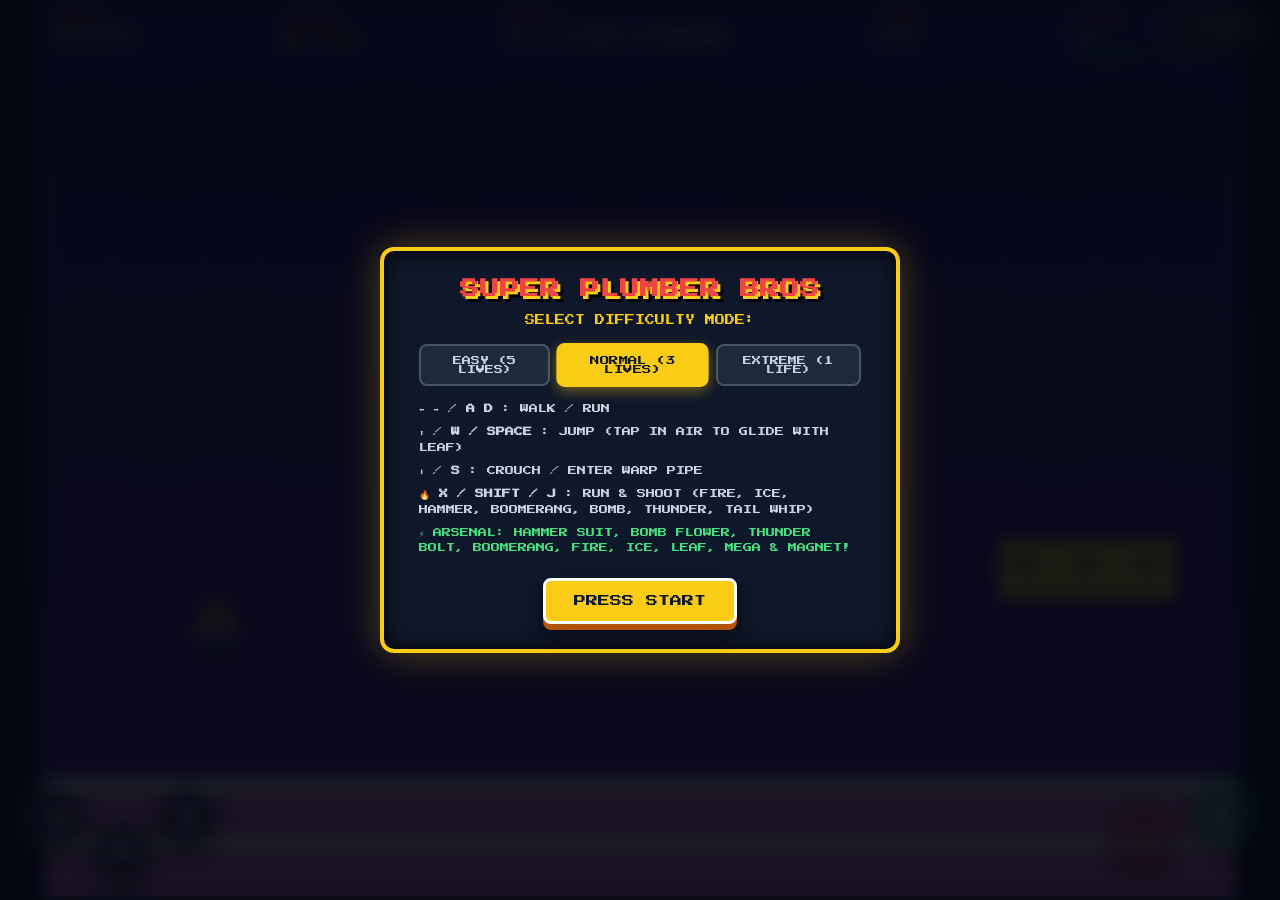
<file: Mario.html>
<!DOCTYPE html>
<html lang="en">

<head>
    <meta charset="UTF-8">
    <meta name="viewport" content="width=device-width, initial-scale=1.0, maximum-scale=1.0, user-scalable=no">
    <title>Super Plumber Bros - Deluxe Arcade Edition</title>
    <!-- Google Fonts for Retro 8-Bit Arcade Typography -->
    <link rel="preconnect" href="https://fonts.googleapis.com">
    <link rel="preconnect" href="https://fonts.gstatic.com" crossorigin>
    <link href="https://fonts.googleapis.com/css2?family=Press+Start+2P&display=swap" rel="stylesheet">
    <style>
        * {
            box-sizing: border-box;
        }

        body {
            margin: 0;
            padding: 0;
            background-color: #030712;
            overflow: hidden;
            font-family: 'Press Start 2P', monospace;
            touch-action: none;
            user-select: none;
            -webkit-user-select: none;
        }

        #game-container {
            position: relative;
            width: 100vw;
            height: 100vh;
            display: flex;
            justify-content: center;
            align-items: center;
            background: radial-gradient(circle at center, #111827 0%, #030712 100%);
        }

        canvas {
            background-color: #5c94fc;
            box-shadow: 0 0 50px rgba(0, 0, 0, 0.9), 0 0 15px rgba(56, 189, 248, 0.25);
            image-rendering: pixelated;
            image-rendering: crisp-edges;
            border-radius: 6px;
            border: 4px solid #1f2937;
        }

        /* Retro NES HUD Overlay */
        #ui-layer {
            position: absolute;
            top: 12px;
            left: 15px;
            right: 15px;
            color: #ffffff;
            font-size: 13px;
            text-shadow: 3px 3px 0px #000000, -1px -1px 0 #000, 1px -1px 0 #000, -1px 1px 0 #000;
            pointer-events: none;
            z-index: 10;
            display: flex;
            justify-content: space-between;
            align-items: flex-start;
        }

        .hud-group {
            display: flex;
            flex-direction: column;
            gap: 5px;
        }

        .hud-label {
            color: #f87171;
            font-size: 10px;
            letter-spacing: 1px;
        }

        .hud-val {
            color: #ffffff;
            font-size: 13px;
        }

        .coin-val {
            color: #facc15;
            display: flex;
            align-items: center;
            gap: 4px;
        }

        .mode-val {
            color: #38bdf8;
            font-size: 10px;
        }

        .power-val {
            color: #a855f7;
            font-size: 10px;
        }

        /* Top Control Bar */
        #top-controls {
            position: absolute;
            top: 15px;
            right: 20px;
            z-index: 50;
            display: flex;
            gap: 10px;
            pointer-events: auto;
        }

        .icon-btn {
            background: rgba(17, 24, 39, 0.85);
            border: 2px solid #facc15;
            color: #facc15;
            border-radius: 8px;
            padding: 6px 12px;
            font-family: 'Press Start 2P', monospace;
            font-size: 10px;
            cursor: pointer;
            box-shadow: 0 4px 10px rgba(0, 0, 0, 0.5);
            transition: transform 0.1s, background 0.2s;
        }

        .icon-btn:hover {
            background: #facc15;
            color: #0f172a;
            transform: scale(1.05);
        }

        /* Deluxe Boss Health HUD */
        #boss-hud {
            position: absolute;
            top: 50px;
            left: 50%;
            transform: translateX(-50%);
            width: 400px;
            max-width: 90vw;
            background: linear-gradient(180deg, #1e1b4b 0%, #0f172a 100%);
            border: 3px solid #facc15;
            border-radius: 12px;
            padding: 10px 14px;
            display: none;
            z-index: 40;
            box-shadow: 0 0 25px rgba(239, 68, 68, 0.7), 0 0 12px rgba(250, 204, 21, 0.4), inset 0 0 15px rgba(0, 0, 0, 0.9);
            animation: bossHudGlow 1.5s infinite alternate ease-in-out;
        }

        @keyframes bossHudGlow {
            0% {
                border-color: #facc15;
                box-shadow: 0 0 15px rgba(239, 68, 68, 0.5);
            }

            100% {
                border-color: #ef4444;
                box-shadow: 0 0 30px rgba(239, 68, 68, 0.9), 0 0 12px #facc15;
            }
        }

        .boss-hud-header {
            display: flex;
            align-items: center;
            justify-content: space-between;
            gap: 10px;
            margin-bottom: 8px;
        }

        .boss-avatar {
            width: 34px;
            height: 34px;
            background: #111827;
            border: 2px solid #ef4444;
            border-radius: 6px;
            display: flex;
            justify-content: center;
            align-items: center;
            overflow: hidden;
            box-shadow: 0 0 8px rgba(239, 68, 68, 0.6);
            flex-shrink: 0;
        }

        .boss-info {
            flex-grow: 1;
            text-align: left;
        }

        #boss-name {
            color: #facc15;
            font-size: 10px;
            text-shadow: 2px 2px 0 #000;
            letter-spacing: 0.5px;
        }

        #boss-phase {
            color: #f87171;
            font-size: 8px;
            margin-top: 3px;
            text-shadow: 1px 1px 0 #000;
        }

        #boss-hp-text {
            color: #ffffff;
            font-size: 10px;
            text-shadow: 2px 2px 0 #000;
            white-space: nowrap;
        }

        #boss-bar-container {
            position: relative;
            width: 100%;
            height: 14px;
            background: #1e293b;
            border-radius: 6px;
            overflow: hidden;
            border: 2px solid #475569;
            box-shadow: inset 0 2px 4px rgba(0, 0, 0, 0.8);
        }

        #boss-bar-fill {
            width: 100%;
            height: 100%;
            background: linear-gradient(90deg, #facc15, #f97316, #ef4444);
            box-shadow: 0 0 10px #f97316;
            transition: width 0.2s ease, background 0.3s;
        }

        #boss-bar-fill.enraged {
            background: linear-gradient(90deg, #ef4444, #dc2626, #b91c1c);
            animation: pulseEnraged 0.4s infinite alternate;
        }

        @keyframes pulseEnraged {
            0% {
                opacity: 1;
                filter: brightness(1.2);
            }

            100% {
                opacity: 0.8;
                filter: brightness(0.9);
            }
        }

        /* Power & Invincibility Timer Bar */
        #power-bar-container {
            width: 130px;
            height: 10px;
            background: rgba(0, 0, 0, 0.8);
            border: 2px solid #ffffff;
            border-radius: 6px;
            margin-top: 4px;
            overflow: hidden;
            display: none;
        }

        #power-bar-fill {
            width: 100%;
            height: 100%;
            background: linear-gradient(90deg, #f97316, #eab308);
            transition: width 0.1s linear;
        }

        #warp-overlay {
            position: absolute;
            top: 0;
            left: 0;
            width: 100%;
            height: 100%;
            background: black;
            opacity: 0;
            pointer-events: none;
            transition: opacity 0.4s ease-in-out;
            z-index: 30;
        }

        /* Modals & Overlays */
        .game-card-overlay {
            position: absolute;
            top: 0;
            left: 0;
            width: 100%;
            height: 100%;
            background: rgba(3, 7, 18, 0.9);
            backdrop-filter: blur(8px);
            display: flex;
            justify-content: center;
            align-items: center;
            z-index: 200;
            transition: opacity 0.3s ease;
        }

        .start-card {
            background: #0f172a;
            border: 4px solid #facc15;
            padding: 25px 35px;
            border-radius: 14px;
            text-align: center;
            color: white;
            box-shadow: 0 0 40px rgba(250, 204, 21, 0.3), inset 0 0 20px rgba(0, 0, 0, 0.9);
            max-width: 520px;
            width: 92%;
        }

        .start-card h1 {
            margin: 0 0 10px 0;
            color: #ef4444;
            font-size: 19px;
            text-shadow: 3px 3px 0 #facc15, 6px 6px 0 #000;
            letter-spacing: 1px;
            line-height: 1.4;
        }

        .difficulty-selector {
            display: flex;
            justify-content: center;
            gap: 10px;
            margin: 15px 0;
        }

        .diff-btn {
            background: #1e293b;
            border: 2px solid #475569;
            color: #cbd5e1;
            padding: 10px 14px;
            font-family: 'Press Start 2P', monospace;
            font-size: 9px;
            border-radius: 8px;
            cursor: pointer;
            transition: all 0.2s;
        }

        .diff-btn.selected,
        .diff-btn:hover {
            border-color: #facc15;
            color: #0f172a;
            background: #facc15;
            transform: scale(1.05);
            box-shadow: 0 4px 12px rgba(250, 204, 21, 0.4);
        }

        .start-card p {
            margin: 8px 0;
            font-size: 9px;
            color: #cbd5e1;
            line-height: 1.7;
            text-align: left;
        }

        .start-btn {
            margin-top: 15px;
            padding: 14px 28px;
            font-size: 12px;
            font-family: 'Press Start 2P', monospace;
            color: #0f172a;
            background: #facc15;
            border: 3px solid #ffffff;
            border-radius: 8px;
            cursor: pointer;
            box-shadow: 0 6px 0 #b45309, 0 10px 20px rgba(0, 0, 0, 0.6);
            transition: transform 0.1s, background 0.2s;
        }

        .start-btn:hover {
            background: #fde047;
            transform: translateY(-2px);
        }

        .start-btn:active {
            transform: translateY(4px);
            box-shadow: 0 2px 0 #b45309;
        }

        /* Touch Controls */
        #mobile-controls {
            position: absolute;
            bottom: max(15px, env(safe-area-inset-bottom));
            left: max(15px, env(safe-area-inset-left));
            right: max(15px, env(safe-area-inset-right));
            height: 150px;
            display: flex;
            pointer-events: none;
            z-index: 100;
        }

        .touch-btn {
            position: absolute;
            width: 64px;
            height: 64px;
            background: rgba(15, 23, 42, 0.65);
            border-radius: 50%;
            border: 3px solid rgba(255, 255, 255, 0.7);
            pointer-events: auto;
            display: flex;
            justify-content: center;
            align-items: center;
            color: white;
            font-family: 'Press Start 2P', monospace;
            font-size: 18px;
            box-shadow: 0 6px 16px rgba(0, 0, 0, 0.6);
            touch-action: manipulation;
            cursor: pointer;
            transition: background 0.1s, transform 0.05s;
        }

        .touch-btn:hover {
            background: rgba(30, 41, 59, 0.85);
        }

        .touch-btn.active,
        .touch-btn:active {
            background: rgba(250, 204, 21, 0.85);
            color: #0f172a;
            transform: scale(0.92);
        }

        #btn-left {
            left: 10px;
            bottom: 35px;
        }

        #btn-right {
            left: 140px;
            bottom: 35px;
        }

        #btn-down {
            left: 75px;
            bottom: 0px;
        }

        #btn-fire {
            right: 90px;
            bottom: 15px;
            background: rgba(239, 68, 68, 0.55);
            border-color: #ef4444;
            font-size: 12px;
        }

        #btn-fire.active,
        #btn-fire:active {
            background: rgba(239, 68, 68, 0.9);
            color: white;
        }

        #btn-jump {
            right: 10px;
            bottom: 40px;
            background: rgba(34, 197, 94, 0.55);
            border-color: #22c55e;
            font-size: 14px;
        }

        #btn-jump.active,
        #btn-jump:active {
            background: rgba(34, 197, 94, 0.9);
            color: white;
        }
    </style>
</head>

<body>

    <div id="game-container">
        <canvas id="gameCanvas"></canvas>

        <!-- NES HUD Top Bar -->
        <div id="ui-layer">
            <div class="hud-group">
                <span class="hud-label">MARIO</span>
                <span id="score" class="hud-val">000000</span>
            </div>
            <div class="hud-group">
                <span class="hud-label">COINS</span>
                <span class="hud-val coin-val">🪙 x<span id="coins">00</span></span>
            </div>
            <div class="hud-group">
                <span class="hud-label">WORLD</span>
                <span id="world" class="hud-val">1-1 GRASS</span>
            </div>
            <div class="hud-group">
                <span class="hud-label">TIME</span>
                <span id="timer" class="hud-val">300</span>
            </div>
            <div class="hud-group">
                <span class="hud-label">LIVES</span>
                <span id="lives" class="hud-val">x3</span>
                <div style="display: flex; gap: 4px; margin-top: 2px;">
                    <span id="mode-badge" class="mode-val">[NORMAL]</span>
                    <span id="power-badge" class="power-val">[SMALL]</span>
                </div>
                <div id="power-bar-container">
                    <div id="power-bar-fill"></div>
                </div>
            </div>
        </div>

        <!-- Boss Health Bar -->
        <div id="boss-hud">
            <div class="boss-hud-header">
                <div class="boss-avatar">
                    <canvas id="bossAvatarCanvas" width="32" height="32"></canvas>
                </div>
                <div class="boss-info">
                    <div id="boss-name">👑 BOWSER • KOOPA KING</div>
                    <div id="boss-phase">PHASE 1: HELLFIRE BREATH</div>
                </div>
                <div id="boss-hp-text">8 / 8</div>
            </div>
            <div id="boss-bar-container">
                <div id="boss-bar-fill"></div>
            </div>
        </div>

        <!-- Mute / Unmute Button -->
        <div id="top-controls">
            <button id="sound-btn" class="icon-btn">🔊 SOUND</button>
        </div>

        <div id="warp-overlay"></div>

        <!-- Start Modal -->
        <div id="start-overlay" class="game-card-overlay">
            <div class="start-card">
                <h1>SUPER PLUMBER BROS</h1>
                <p style="text-align: center; color: #facc15; margin-bottom: 10px; font-size: 10px;">SELECT DIFFICULTY
                    MODE:</p>

                <div class="difficulty-selector">
                    <button class="diff-btn" data-diff="easy">EASY (5 LIVES)</button>
                    <button class="diff-btn selected" data-diff="normal">NORMAL (3 LIVES)</button>
                    <button class="diff-btn" data-diff="extreme">EXTREME (1 LIFE)</button>
                </div>

                <p>⬅️ ➡️ / <b>A D</b> : WALK / RUN</p>
                <p>⬆️ / <b>W / SPACE</b> : JUMP (TAP IN AIR TO GLIDE WITH LEAF)</p>
                <p>⬇️ / <b>S</b> : CROUCH / ENTER WARP PIPE</p>
                <p>🔥 <b>X / SHIFT / J</b> : RUN & SHOOT (FIRE, ICE, HAMMER, BOOMERANG, BOMB, THUNDER, TAIL WHIP)</p>
                <p style="color: #4ade80;">⚡ ARSENAL: HAMMER SUIT, BOMB FLOWER, THUNDER BOLT, BOOMERANG, FIRE, ICE,
                    LEAF, MEGA & MAGNET!</p>
                <button class="start-btn" id="start-btn">PRESS START</button>
            </div>
        </div>

        <!-- Game Over Modal -->
        <div id="gameover-overlay" class="game-card-overlay" style="display: none;">
            <div class="start-card" style="border-color: #ef4444;">
                <h1 style="color: #ef4444;">GAME OVER</h1>
                <p style="text-align: center; margin: 15px 0;">FINAL SCORE: <b id="final-score"
                        style="color: #facc15;">0</b></p>
                <p style="text-align: center; margin: 10px 0;">HIGH SCORE: <b id="high-score"
                        style="color: #38bdf8;">0</b></p>
                <button class="start-btn" id="restart-btn" style="background: #ef4444; color: white;">TRY AGAIN</button>
            </div>
        </div>

        <!-- Victory Modal -->
        <div id="victory-overlay" class="game-card-overlay" style="display: none;">
            <div class="start-card" style="border-color: #4ade80;">
                <h1 style="color: #4ade80;">WORLD CLEAR!</h1>
                <p style="text-align: center; margin: 15px 0;">STAGE SCORE: <b id="stage-score"
                        style="color: #facc15;">0</b></p>
                <button class="start-btn" id="next-btn" style="background: #4ade80; color: #0f172a;">NEXT WORLD
                    ➔</button>
            </div>
        </div>

        <!-- Mobile Touch UI -->
        <div id="mobile-controls">
            <div id="btn-left" class="touch-btn">←</div>
            <div id="btn-right" class="touch-btn">→</div>
            <div id="btn-down" class="touch-btn">↓</div>
            <div id="btn-fire" class="touch-btn">🔥</div>
            <div id="btn-jump" class="touch-btn">▲</div>
        </div>
    </div>

    <script>
        /**
         * --- WEB AUDIO SYNTHESIZER ENGINE ---
         */
        class SoundEngine {
            constructor() {
                this.ctx = null;
                this.muted = false;
            }
            init() {
                if (!this.ctx) {
                    const AudioCtx = window.AudioContext || window.webkitAudioContext;
                    if (AudioCtx) this.ctx = new AudioCtx();
                }
                if (this.ctx && this.ctx.state === 'suspended') {
                    this.ctx.resume();
                }
            }
            playTone(freq, duration, type = 'square', startGain = 0.15, endGain = 0.001) {
                if (this.muted || !this.ctx) return;
                try {
                    const osc = this.ctx.createOscillator();
                    const gain = this.ctx.createGain();
                    osc.type = type;
                    osc.frequency.setValueAtTime(freq, this.ctx.currentTime);
                    gain.gain.setValueAtTime(startGain, this.ctx.currentTime);
                    gain.gain.exponentialRampToValueAtTime(endGain, this.ctx.currentTime + duration);
                    osc.connect(gain);
                    gain.connect(this.ctx.destination);
                    osc.start();
                    osc.stop(this.ctx.currentTime + duration);
                } catch (e) { }
            }
            playJump() {
                if (this.muted || !this.ctx) return;
                try {
                    const osc = this.ctx.createOscillator();
                    const gain = this.ctx.createGain();
                    osc.type = 'square';
                    osc.frequency.setValueAtTime(150, this.ctx.currentTime);
                    osc.frequency.exponentialRampToValueAtTime(460, this.ctx.currentTime + 0.15);
                    gain.gain.setValueAtTime(0.12, this.ctx.currentTime);
                    gain.gain.linearRampToValueAtTime(0.01, this.ctx.currentTime + 0.15);
                    osc.connect(gain);
                    gain.connect(this.ctx.destination);
                    osc.start();
                    osc.stop(this.ctx.currentTime + 0.15);
                } catch (e) { }
            }
            playCoin() {
                if (this.muted || !this.ctx) return;
                this.playTone(987, 0.08, 'square', 0.15);
                setTimeout(() => this.playTone(1318, 0.25, 'square', 0.18), 80);
            }
            playStomp() {
                this.playTone(120, 0.1, 'triangle', 0.25);
            }
            playBrickBreak() {
                if (this.muted || !this.ctx) return;
                this.playTone(80, 0.15, 'sawtooth', 0.2);
            }
            playPowerupSprout() {
                if (this.muted || !this.ctx) return;
                const notes = [261, 329, 392, 523];
                notes.forEach((n, i) => {
                    setTimeout(() => this.playTone(n, 0.08, 'square', 0.1), i * 60);
                });
            }
            playPowerup() {
                if (this.muted || !this.ctx) return;
                const notes = [330, 392, 659, 523, 587, 784];
                notes.forEach((n, i) => {
                    setTimeout(() => this.playTone(n, 0.1, 'square', 0.15), i * 70);
                });
            }
            playFireball() {
                this.playTone(400, 0.08, 'sawtooth', 0.1);
            }
            playIceball() {
                this.playTone(800, 0.1, 'sine', 0.15);
            }
            playTailWhip() {
                this.playTone(250, 0.1, 'sawtooth', 0.15);
            }
            playFreeze() {
                this.playTone(600, 0.15, 'triangle', 0.2);
            }
            playMegaGrow() {
                if (this.muted || !this.ctx) return;
                const notes = [150, 220, 330, 440, 580];
                notes.forEach((n, i) => {
                    setTimeout(() => this.playTone(n, 0.12, 'sawtooth', 0.2), i * 70);
                });
            }
            playWarp() {
                if (this.muted || !this.ctx) return;
                try {
                    const osc = this.ctx.createOscillator();
                    const gain = this.ctx.createGain();
                    osc.type = 'triangle';
                    osc.frequency.setValueAtTime(300, this.ctx.currentTime);
                    osc.frequency.exponentialRampToValueAtTime(60, this.ctx.currentTime + 0.4);
                    gain.gain.setValueAtTime(0.2, this.ctx.currentTime);
                    gain.gain.linearRampToValueAtTime(0.01, this.ctx.currentTime + 0.4);
                    osc.connect(gain);
                    gain.connect(this.ctx.destination);
                    osc.start();
                    osc.stop(this.ctx.currentTime + 0.4);
                } catch (e) { }
            }
            play1UP() {
                if (this.muted || !this.ctx) return;
                const notes = [330, 392, 659, 523, 587, 784];
                notes.forEach((n, i) => {
                    setTimeout(() => this.playTone(n, 0.12, 'square', 0.2), i * 80);
                });
            }
            playDie() {
                if (this.muted || !this.ctx) return;
                const notes = [500, 400, 300, 200];
                notes.forEach((n, i) => {
                    setTimeout(() => this.playTone(n, 0.15, 'square', 0.2), i * 120);
                });
            }
            playFlagpole() {
                if (this.muted || !this.ctx) return;
                const scale = [261, 329, 392, 523, 659, 784, 1046];
                scale.forEach((n, i) => {
                    setTimeout(() => this.playTone(n, 0.1, 'square', 0.15), i * 60);
                });
            }
            playBossRoar() {
                if (this.muted || !this.ctx) return;
                try {
                    const osc = this.ctx.createOscillator();
                    const gain = this.ctx.createGain();
                    osc.type = 'sawtooth';
                    osc.frequency.setValueAtTime(160, this.ctx.currentTime);
                    osc.frequency.exponentialRampToValueAtTime(45, this.ctx.currentTime + 0.65);
                    gain.gain.setValueAtTime(0.35, this.ctx.currentTime);
                    gain.gain.linearRampToValueAtTime(0.01, this.ctx.currentTime + 0.65);
                    osc.connect(gain);
                    gain.connect(this.ctx.destination);
                    osc.start();
                    osc.stop(this.ctx.currentTime + 0.65);
                } catch (e) { }
            }
            playHammer() {
                this.playTone(320, 0.08, 'sawtooth', 0.2);
            }
            playBoomerang() {
                this.playTone(550, 0.06, 'triangle', 0.18);
                setTimeout(() => this.playTone(720, 0.06, 'triangle', 0.18), 70);
            }
            playBombExplosion() {
                if (this.muted || !this.ctx) return;
                try {
                    const osc = this.ctx.createOscillator();
                    const gain = this.ctx.createGain();
                    osc.type = 'sawtooth';
                    osc.frequency.setValueAtTime(120, this.ctx.currentTime);
                    osc.frequency.exponentialRampToValueAtTime(30, this.ctx.currentTime + 0.4);
                    gain.gain.setValueAtTime(0.4, this.ctx.currentTime);
                    gain.gain.linearRampToValueAtTime(0.01, this.ctx.currentTime + 0.4);
                    osc.connect(gain);
                    gain.connect(this.ctx.destination);
                    osc.start();
                    osc.stop(this.ctx.currentTime + 0.4);
                } catch (e) { }
            }
            playThunder() {
                if (this.muted || !this.ctx) return;
                try {
                    const osc = this.ctx.createOscillator();
                    const gain = this.ctx.createGain();
                    osc.type = 'square';
                    osc.frequency.setValueAtTime(880, this.ctx.currentTime);
                    osc.frequency.exponentialRampToValueAtTime(110, this.ctx.currentTime + 0.25);
                    gain.gain.setValueAtTime(0.3, this.ctx.currentTime);
                    gain.gain.linearRampToValueAtTime(0.01, this.ctx.currentTime + 0.25);
                    osc.connect(gain);
                    gain.connect(this.ctx.destination);
                    osc.start();
                    osc.stop(this.ctx.currentTime + 0.25);
                } catch (e) { }
            }
        }
        const audio = new SoundEngine();

        /**
         * --- GAME CONFIG & TILE ENGINE ---
         */
        const canvas = document.getElementById('gameCanvas');
        const ctx = canvas.getContext('2d');
        const GAME_WIDTH = 800;
        const GAME_HEIGHT = 600;
        const TILE_SIZE = 40;
        const GRAVITY = 0.65;
        const FRICTION = 0.82;

        // Tile IDs
        const T_AIR = 0;
        const T_GROUND = 1;
        const T_BRICK = 2;
        const T_Q_BLOCK = 3;
        const T_PIPE = 4;
        const T_PIPE_TOP_L = 7;
        const T_PIPE_TOP_R = 8;
        const T_USED = 6;
        const T_COIN = 9;
        const T_UG_GROUND = 10;
        const T_UG_BRICK = 11;
        const T_FLAGPOLE = 12;
        const T_FLAGTOP = 13;
        const T_CASTLE = 14;
        const T_LAVA = 15;
        const T_ICE_GROUND = 16;
        const T_CLOUD_GROUND = 17;

        // Controls State
        const keyboardState = { Left: false, Right: false, Up: false, Down: false, Run: false };
        const touchState = { Left: false, Right: false, Up: false, Down: false, Run: false };
        const mouseState = { Left: false, Right: false, Up: false, Down: false, Run: false };

        const keys = {
            get Left() { return keyboardState.Left || touchState.Left || mouseState.Left; },
            get Right() { return keyboardState.Right || touchState.Right || mouseState.Right; },
            get Up() { return keyboardState.Up || touchState.Up || mouseState.Up; },
            get Down() { return keyboardState.Down || touchState.Down || mouseState.Down; },
            get Run() { return keyboardState.Run || touchState.Run || mouseState.Run; }
        };

        /**
         * --- GAME STATE & DIFFICULTY MODES ---
         */
        let gameState = {
            score: 0,
            coins: 0,
            lives: 3,
            timeLeft: 300,
            maxTime: 300,
            timerInterval: null,
            cameraX: 0,
            bossActive: false,
            currentBoss: null,
            screenShake: 0,
            levelIndex: 0,
            worldNumber: 1,
            worldThemeIndex: 0, // 0=Grassland, 1=Cavern, 2=Lava Castle, 3=Cloud Kingdom, 4=Ice Ridge
            isWarping: false,
            started: false,
            difficulty: 'normal',
            enemySpeedMult: 1.0,
            jumpForce: -13.5,
            powerupChance: 0.45,
            highScore: parseInt(localStorage.getItem('mario_highscore') || '0', 10)
        };

        const WORLD_NAMES = [
            '1-1 GRASSLAND',
            '2-1 CAVERN',
            '3-1 LAVA CASTLE',
            '4-1 CLOUD KINGDOM',
            '5-1 ICE RIDGE'
        ];

        let map = [];
        let entities = [];
        let particles = [];
        let projectiles = [];
        let floatingTexts = [];
        let player;

        function drawPixelMatrix(ctx, x, y, size, matrix, palette) {
            for (let r = 0; r < matrix.length; r++) {
                for (let c = 0; c < matrix[r].length; c++) {
                    const val = matrix[r][c];
                    if (val !== 0 && palette[val]) {
                        ctx.fillStyle = palette[val];
                        ctx.fillRect(x + c * size, y + r * size, size, size);
                    }
                }
            }
        }

        // Mario Pixel Palettes
        const PAL_MARIO_SMALL = { 1: '#ef4444', 2: '#1e40af', 3: '#fde047', 4: '#78350f', 5: '#000000' };
        const PAL_MARIO_FIRE = { 1: '#ffffff', 2: '#ef4444', 3: '#fde047', 4: '#78350f', 5: '#000000' };
        const PAL_MARIO_ICE = { 1: '#38bdf8', 2: '#ffffff', 3: '#fde047', 4: '#0284c7', 5: '#000000' };
        const PAL_MARIO_LEAF = { 1: '#b45309', 2: '#78350f', 3: '#fde047', 4: '#451a03', 5: '#000000' };
        const PAL_MARIO_HAMMER = { 1: '#18181b', 2: '#f43f5e', 3: '#fde047', 4: '#71717a', 5: '#000000' };
        const PAL_MARIO_BOOMERANG = { 1: '#0284c7', 2: '#ffffff', 3: '#fde047', 4: '#0369a1', 5: '#000000' };
        const PAL_MARIO_BOMB = { 1: '#dc2626', 2: '#18181b', 3: '#fde047', 4: '#ea580c', 5: '#000000' };
        const PAL_MARIO_THUNDER = { 1: '#eab308', 2: '#06b6d4', 3: '#ffffff', 4: '#6366f1', 5: '#000000' };

        const SPRITE_MARIO_IDLE = [
            [0, 0, 0, 1, 1, 1, 1, 1, 0, 0, 0, 0],
            [0, 0, 1, 1, 1, 1, 1, 1, 1, 1, 1, 0],
            [0, 0, 4, 4, 4, 3, 3, 5, 3, 0, 0, 0],
            [0, 4, 3, 4, 3, 3, 3, 5, 3, 3, 3, 0],
            [0, 4, 3, 4, 4, 3, 3, 3, 5, 3, 3, 3],
            [0, 4, 4, 3, 3, 3, 3, 5, 5, 5, 5, 0],
            [0, 0, 0, 3, 3, 3, 3, 3, 3, 3, 0, 0],
            [0, 0, 1, 1, 2, 1, 1, 1, 0, 0, 0, 0],
            [0, 1, 1, 1, 2, 1, 1, 1, 1, 0, 0, 0],
            [1, 1, 1, 1, 2, 2, 2, 2, 1, 1, 1, 1],
            [3, 3, 1, 2, 3, 2, 2, 3, 2, 1, 3, 3],
            [3, 3, 3, 2, 2, 2, 2, 2, 2, 3, 3, 3],
            [3, 3, 2, 2, 2, 2, 2, 2, 2, 2, 3, 3],
            [0, 0, 2, 2, 2, 0, 0, 2, 2, 2, 0, 0],
            [0, 4, 4, 4, 0, 0, 0, 0, 4, 4, 4, 0],
            [4, 4, 4, 4, 0, 0, 0, 0, 4, 4, 4, 4]
        ];

        const SPRITE_MARIO_WALK1 = [
            [0, 0, 0, 1, 1, 1, 1, 1, 0, 0, 0, 0],
            [0, 0, 1, 1, 1, 1, 1, 1, 1, 1, 1, 0],
            [0, 0, 4, 4, 4, 3, 3, 5, 3, 0, 0, 0],
            [0, 4, 3, 4, 3, 3, 3, 5, 3, 3, 3, 0],
            [0, 4, 3, 4, 4, 3, 3, 3, 5, 3, 3, 3],
            [0, 4, 4, 3, 3, 3, 3, 5, 5, 5, 5, 0],
            [0, 0, 0, 3, 3, 3, 3, 3, 3, 3, 0, 0],
            [0, 0, 1, 1, 2, 1, 1, 0, 0, 0, 0, 0],
            [0, 1, 1, 1, 2, 1, 1, 1, 1, 0, 0, 0],
            [1, 1, 1, 1, 2, 2, 2, 1, 1, 1, 0, 0],
            [3, 3, 1, 2, 3, 2, 2, 1, 3, 3, 0, 0],
            [3, 3, 3, 2, 2, 2, 2, 2, 3, 3, 0, 0],
            [0, 2, 2, 2, 2, 2, 2, 4, 4, 4, 4, 0],
            [4, 4, 4, 4, 2, 2, 0, 0, 0, 0, 0, 0],
            [4, 4, 4, 4, 0, 0, 0, 0, 0, 0, 0, 0],
            [0, 0, 0, 0, 0, 0, 0, 0, 0, 0, 0, 0]
        ];

        const SPRITE_MARIO_JUMP = [
            [0, 0, 0, 1, 1, 1, 1, 1, 0, 0, 0, 0],
            [0, 0, 1, 1, 1, 1, 1, 1, 1, 1, 1, 0],
            [0, 0, 4, 4, 4, 3, 3, 5, 3, 0, 0, 0],
            [0, 4, 3, 4, 3, 3, 3, 5, 3, 3, 3, 0],
            [0, 4, 3, 4, 4, 3, 3, 3, 5, 3, 3, 3],
            [0, 4, 4, 3, 3, 3, 3, 5, 5, 5, 5, 0],
            [0, 0, 0, 3, 3, 3, 3, 3, 3, 3, 0, 0],
            [0, 3, 3, 1, 1, 2, 1, 1, 1, 3, 3, 0],
            [3, 3, 1, 1, 1, 2, 1, 1, 1, 1, 3, 3],
            [3, 3, 1, 1, 1, 2, 2, 2, 2, 1, 1, 1],
            [0, 0, 1, 1, 2, 3, 2, 2, 3, 2, 1, 1],
            [0, 0, 0, 2, 2, 2, 2, 2, 2, 2, 0, 0],
            [0, 0, 2, 2, 2, 2, 2, 2, 2, 2, 2, 0],
            [0, 4, 4, 4, 4, 0, 0, 0, 2, 2, 2, 0],
            [4, 4, 4, 4, 4, 0, 0, 0, 4, 4, 4, 4],
            [0, 0, 0, 0, 0, 0, 0, 0, 4, 4, 4, 4]
        ];

        // Goomba Palette & Sprites
        const PAL_GOOMBA = { 1: '#92400e', 2: '#fde047', 3: '#000000', 4: '#ffffff' };
        const SPRITE_GOOMBA_WALK1 = [
            [0, 0, 0, 0, 1, 1, 1, 1, 0, 0, 0, 0],
            [0, 0, 0, 1, 1, 1, 1, 1, 1, 0, 0, 0],
            [0, 0, 1, 1, 1, 1, 1, 1, 1, 1, 0, 0],
            [0, 1, 1, 1, 1, 1, 1, 1, 1, 1, 1, 0],
            [1, 1, 1, 1, 1, 1, 1, 1, 1, 1, 1, 1],
            [1, 1, 4, 4, 1, 1, 1, 1, 4, 4, 1, 1],
            [1, 1, 4, 3, 1, 1, 1, 1, 3, 4, 1, 1],
            [1, 1, 4, 3, 1, 1, 1, 1, 3, 4, 1, 1],
            [1, 1, 1, 1, 2, 2, 2, 2, 1, 1, 1, 1],
            [0, 1, 1, 2, 2, 2, 2, 2, 2, 1, 1, 0],
            [0, 0, 2, 2, 2, 2, 2, 2, 2, 2, 0, 0],
            [0, 0, 3, 3, 3, 0, 0, 3, 3, 3, 0, 0],
            [0, 3, 3, 3, 3, 0, 0, 3, 3, 3, 3, 0],
            [3, 3, 3, 3, 3, 0, 0, 3, 3, 3, 3, 3]
        ];
        const SPRITE_GOOMBA_FLAT = [
            [0, 0, 0, 0, 0, 0, 0, 0, 0, 0, 0, 0],
            [0, 0, 0, 0, 0, 0, 0, 0, 0, 0, 0, 0],
            [0, 0, 0, 0, 0, 0, 0, 0, 0, 0, 0, 0],
            [0, 0, 0, 0, 0, 0, 0, 0, 0, 0, 0, 0],
            [0, 0, 0, 0, 0, 0, 0, 0, 0, 0, 0, 0],
            [0, 0, 0, 0, 0, 0, 0, 0, 0, 0, 0, 0],
            [0, 0, 0, 0, 0, 0, 0, 0, 0, 0, 0, 0],
            [0, 0, 0, 0, 0, 0, 0, 0, 0, 0, 0, 0],
            [0, 0, 0, 1, 1, 1, 1, 1, 1, 0, 0, 0],
            [0, 1, 1, 1, 1, 1, 1, 1, 1, 1, 1, 0],
            [1, 1, 3, 4, 1, 1, 1, 1, 4, 3, 1, 1],
            [1, 1, 3, 4, 2, 2, 2, 2, 4, 3, 1, 1],
            [0, 3, 3, 3, 3, 3, 3, 3, 3, 3, 3, 0],
            [3, 3, 3, 3, 3, 3, 3, 3, 3, 3, 3, 3]
        ];

        /**
         * --- INPUT HANDLING ---
         */
        window.addEventListener('keydown', e => {
            let handled = true;
            const code = e.code;
            const key = e.key;

            if (code === 'ArrowLeft' || code === 'KeyA' || key === 'a' || key === 'A') keyboardState.Left = true;
            else if (code === 'ArrowRight' || code === 'KeyD' || key === 'd' || key === 'D') keyboardState.Right = true;
            else if (code === 'ArrowUp' || code === 'Space' || code === 'KeyW' || key === 'w' || key === 'W' || key === ' ') {
                keyboardState.Up = true;
                audio.init();
                if (player && !player.grounded && player.power === 3) {
                    // Raccoon tail flutter glide
                    player.vy = Math.min(player.vy, 1.5);
                    audio.playTailWhip();
                    createParticles(player.x + 15, player.y + 30, '#b45309', 3);
                }
            }
            else if (code === 'ArrowDown' || code === 'KeyS' || key === 's' || key === 'S') keyboardState.Down = true;
            else if (code === 'KeyX' || code === 'ShiftLeft' || code === 'ShiftRight' || code === 'KeyJ' || code === 'KeyK' || key === 'x' || key === 'X') {
                if (!keyboardState.Run && player) player.performAction();
                keyboardState.Run = true;
                audio.init();
            } else {
                handled = false;
            }

            if (handled) {
                e.preventDefault();
                startGame();
            }
        });

        window.addEventListener('keyup', e => {
            const code = e.code;
            const key = e.key;

            if (code === 'ArrowLeft' || code === 'KeyA' || key === 'a' || key === 'A') keyboardState.Left = false;
            if (code === 'ArrowRight' || code === 'KeyD' || key === 'd' || key === 'D') keyboardState.Right = false;
            if (code === 'ArrowUp' || code === 'Space' || code === 'KeyW' || key === 'w' || key === 'W' || key === ' ') keyboardState.Up = false;
            if (code === 'ArrowDown' || code === 'KeyS' || key === 's' || key === 'S') keyboardState.Down = false;
            if (code === 'KeyX' || code === 'ShiftLeft' || code === 'ShiftRight' || code === 'KeyJ' || code === 'KeyK' || key === 'x' || key === 'X') keyboardState.Run = false;
        });

        // Touch Controls
        const touchButtons = document.querySelectorAll('.touch-btn');
        const keyMap = {
            'btn-left': 'Left',
            'btn-right': 'Right',
            'btn-down': 'Down',
            'btn-jump': 'Up',
            'btn-fire': 'Run'
        };

        function updateTouchState(e) {
            if (!e.touches) return;
            audio.init();

            for (const k in touchState) touchState[k] = false;
            const activeBtns = new Set();
            let triggerAction = false;

            for (let i = 0; i < e.touches.length; i++) {
                const touch = e.touches[i];
                const el = document.elementFromPoint(touch.clientX, touch.clientY);
                if (el && el.closest('.touch-btn')) {
                    const btn = el.closest('.touch-btn');
                    const key = keyMap[btn.id];
                    if (key) {
                        if (key === 'Run' && !touchState.Run) triggerAction = true;
                        if (key === 'Up' && player && !player.grounded && player.power === 3) {
                            player.vy = Math.min(player.vy, 1.5);
                            audio.playTailWhip();
                        }
                        touchState[key] = true;
                        activeBtns.add(btn);
                    }
                }
            }

            touchButtons.forEach(btn => {
                if (activeBtns.has(btn)) btn.classList.add('active');
                else if (!mouseState[keyMap[btn.id]]) btn.classList.remove('active');
            });

            if (triggerAction && player) player.performAction();
        }

        const mobileControlsEl = document.getElementById('mobile-controls');
        if (mobileControlsEl) {
            ['touchstart', 'touchmove', 'touchend', 'touchcancel'].forEach(evtType => {
                window.addEventListener(evtType, (e) => {
                    if (e.target.closest('#mobile-controls')) {
                        e.preventDefault();
                    }
                    updateTouchState(e);
                }, { passive: false });
            });
        }

        // Mouse Controls
        touchButtons.forEach(btn => {
            const keyName = keyMap[btn.id];
            if (!keyName) return;

            btn.addEventListener('mousedown', (e) => {
                e.preventDefault();
                audio.init();
                mouseState[keyName] = true;
                btn.classList.add('active');
                if (keyName === 'Run' && player) player.performAction();
                if (keyName === 'Up' && player && !player.grounded && player.power === 3) {
                    player.vy = Math.min(player.vy, 1.5);
                    audio.playTailWhip();
                }
                startGame();
            });

            btn.addEventListener('mouseup', (e) => {
                e.preventDefault();
                mouseState[keyName] = false;
                btn.classList.remove('active');
            });

            btn.addEventListener('mouseleave', () => {
                mouseState[keyName] = false;
                btn.classList.remove('active');
            });
        });

        // UI Overlays & Handlers
        const startOverlay = document.getElementById('start-overlay');
        const gameoverOverlay = document.getElementById('gameover-overlay');
        const victoryOverlay = document.getElementById('victory-overlay');
        const startBtn = document.getElementById('start-btn');
        const restartBtn = document.getElementById('restart-btn');
        const nextBtn = document.getElementById('next-btn');
        const soundBtn = document.getElementById('sound-btn');
        const diffButtons = document.querySelectorAll('.diff-btn');

        diffButtons.forEach(btn => {
            btn.addEventListener('click', (e) => {
                diffButtons.forEach(b => b.classList.remove('selected'));
                btn.classList.add('selected');
                setDifficulty(btn.dataset.diff);
            });
        });

        function setDifficulty(mode) {
            gameState.difficulty = mode;
            let badge = document.getElementById('mode-badge');
            if (mode === 'easy') {
                gameState.lives = 5;
                gameState.maxTime = 500;
                gameState.enemySpeedMult = 0.8;
                gameState.jumpForce = -14;
                gameState.powerupChance = 0.65;
                if (badge) badge.innerText = '[EASY]';
            } else if (mode === 'normal') {
                gameState.lives = 3;
                gameState.maxTime = 300;
                gameState.enemySpeedMult = 1.0;
                gameState.jumpForce = -13.5;
                gameState.powerupChance = 0.45;
                if (badge) badge.innerText = '[NORMAL]';
            } else if (mode === 'extreme') {
                gameState.lives = 1;
                gameState.maxTime = 200;
                gameState.enemySpeedMult = 1.4;
                gameState.jumpForce = -13.0;
                gameState.powerupChance = 0.3;
                if (badge) badge.innerText = '[EXTREME]';
            }
            document.getElementById('lives').innerText = 'x' + gameState.lives;
        }

        function updatePowerBadge() {
            let pBadge = document.getElementById('power-badge');
            if (!pBadge) return;
            if (player.megaTimer > 0) pBadge.innerText = '[MEGA]';
            else if (player.starTimer > 0) pBadge.innerText = '[STAR]';
            else if (player.power === 1) pBadge.innerText = '[SUPER]';
            else if (player.power === 2) pBadge.innerText = '[FIRE]';
            else if (player.power === 3) pBadge.innerText = '[LEAF]';
            else if (player.power === 4) pBadge.innerText = '[ICE]';
            else if (player.power === 5) pBadge.innerText = '[HAMMER]';
            else if (player.power === 6) pBadge.innerText = '[BOOMERANG]';
            else if (player.power === 7) pBadge.innerText = '[BOMB]';
            else if (player.power === 8) pBadge.innerText = '[THUNDER]';
            else pBadge.innerText = '[SMALL]';
        }

        function startGame() {
            audio.init();
            if (!gameState.started) {
                gameState.started = true;
                if (startOverlay) {
                    startOverlay.style.opacity = '0';
                    setTimeout(() => startOverlay.style.display = 'none', 300);
                }
                startTimer();
            }
        }
        if (startBtn) startBtn.addEventListener('click', startGame);
        if (restartBtn) restartBtn.addEventListener('click', () => {
            gameoverOverlay.style.display = 'none';
            resetGame();
            startGame();
        });
        if (nextBtn) nextBtn.addEventListener('click', () => {
            victoryOverlay.style.display = 'none';
            advanceWorld();
            startGame();
        });

        if (soundBtn) {
            soundBtn.addEventListener('click', () => {
                audio.init();
                audio.muted = !audio.muted;
                soundBtn.innerText = audio.muted ? '🔇 MUTED' : '🔊 SOUND';
            });
        }

        function startTimer() {
            if (gameState.timerInterval) clearInterval(gameState.timerInterval);
            gameState.timerInterval = setInterval(() => {
                if (gameState.started && gameState.timeLeft > 0 && !gameState.isWarping) {
                    gameState.timeLeft--;
                    document.getElementById('timer').innerText = String(gameState.timeLeft).padStart(3, '0');
                    if (gameState.timeLeft === 0) {
                        die();
                    }
                }
            }, 1000);
        }

        function spawnEnemy(x, y) {
            let spd = gameState.enemySpeedMult;
            if (Math.random() > 0.45) {
                let g = new Goomba(x, y);
                g.vx *= spd;
                entities.push(g);
            } else {
                let k = new Koopa(x, y);
                k.vx *= spd;
                entities.push(k);
            }
        }

        /**
         * --- DYNAMIC PROCEDURAL GENERATOR ---
         * Generates fresh procedural maps every time, guaranteed no path blockage.
         */
        function generateChunk(startIndex, length) {
            const mapHeight = Math.ceil(GAME_HEIGHT / TILE_SIZE) + 5;
            let themeIndex = gameState.worldThemeIndex;

            let gTile = T_GROUND;
            let bTile = T_BRICK;
            if (themeIndex === 1) { gTile = T_UG_GROUND; bTile = T_UG_BRICK; }
            else if (themeIndex === 2) { gTile = T_UG_GROUND; bTile = T_UG_BRICK; }
            else if (themeIndex === 3) { gTile = T_CLOUD_GROUND; bTile = T_Q_BLOCK; }
            else if (themeIndex === 4) { gTile = T_ICE_GROUND; bTile = T_BRICK; }

            const floorY = 13;

            // 1. Initialize ground and air
            for (let x = startIndex; x < startIndex + length + 25; x++) {
                if (!map[x]) {
                    map[x] = new Array(mapHeight).fill(T_AIR);
                    for (let y = floorY; y < mapHeight; y++) {
                        map[x][y] = gTile;
                    }
                }
            }

            if (startIndex === 0) {
                map[8][9] = T_Q_BLOCK;
                map[10][9] = bTile;
                map[11][9] = T_Q_BLOCK;
                map[12][9] = bTile;
            }

            // 2. Dynamic Segment Generation (Randomized order & variety)
            let x = Math.max(16, startIndex);
            const endIndex = startIndex + length;

            while (x < endIndex) {
                let distInWorld = x % 160;

                // Flagpole & Goal Area
                if (distInWorld >= 140 && distInWorld < 155) {
                    for (let bx = x; bx < x + 6; bx++) {
                        if (!map[bx]) map[bx] = new Array(mapHeight).fill(T_AIR);
                        for (let y = 0; y < floorY; y++) map[bx][y] = T_AIR;
                        for (let y = floorY; y < mapHeight; y++) map[bx][y] = gTile;
                    }
                    x += 6;

                    if (!gameState.bossActive) {
                        spawnBoss(x * TILE_SIZE - 200);
                    }

                    for (let fy = 3; fy <= 12; fy++) map[x][fy] = T_FLAGPOLE;
                    map[x][2] = T_FLAGTOP;

                    for (let cx = x + 4; cx <= x + 8; cx++) {
                        if (!map[cx]) map[cx] = new Array(mapHeight).fill(T_AIR);
                        for (let cy = 0; cy < 8; cy++) map[cx][cy] = T_AIR;
                        for (let cy = 8; cy <= 12; cy++) map[cx][cy] = T_CASTLE;
                        for (let cy = floorY; cy < mapHeight; cy++) map[cx][cy] = gTile;
                    }

                    x += 12;
                    continue;
                }

                // Pick from 8 randomized blueprint patterns
                let pattern = Math.floor(Math.random() * 8);

                if (pattern === 0) {
                    // Jumpable Warp Pipe (Height 2, completely open air above)
                    let pH = 2;
                    for (let dx = 0; dx < 2; dx++) {
                        let px = x + dx;
                        if (!map[px]) map[px] = new Array(mapHeight).fill(T_AIR);
                        for (let y = 0; y < floorY - pH; y++) map[px][y] = T_AIR;
                        for (let h = 0; h < pH; h++) map[px][floorY - 1 - h] = T_PIPE;
                        for (let y = floorY; y < mapHeight; y++) map[px][y] = gTile;
                    }
                    map[x][floorY - pH] = T_PIPE_TOP_L;
                    map[x + 1][floorY - pH] = T_PIPE_TOP_R;

                    entities.push(new PiranhaPlant(x * TILE_SIZE + 20, (floorY - pH) * TILE_SIZE));
                    x += 2 + 4;

                } else if (pattern === 1) {
                    // Suspended Question & Power-Up Row (y=9, completely open below)
                    let len = 3 + Math.floor(Math.random() * 3);
                    for (let dx = 0; dx < len; dx++) {
                        let bx = x + dx;
                        if (!map[bx]) map[bx] = new Array(mapHeight).fill(T_AIR);
                        for (let y = 0; y < 9; y++) map[bx][y] = T_AIR;
                        map[bx][9] = (dx % 2 === 1) ? T_Q_BLOCK : bTile;
                        map[bx][10] = T_AIR; map[bx][11] = T_AIR; map[bx][12] = T_AIR;
                        for (let y = floorY; y < mapHeight; y++) map[bx][y] = gTile;
                    }
                    spawnEnemy(x * TILE_SIZE + 40, (floorY - 1) * TILE_SIZE);
                    x += len + 4;

                } else if (pattern === 2) {
                    // Gentle Stepped Pyramid (1 -> 2 -> 2 -> 1, clear sky above)
                    let heights = [1, 2, 2, 1];
                    for (let dx = 0; dx < heights.length; dx++) {
                        let sx = x + dx;
                        let h = heights[dx];
                        if (!map[sx]) map[sx] = new Array(mapHeight).fill(T_AIR);
                        for (let y = 0; y < floorY - h; y++) map[sx][y] = T_AIR;
                        for (let stepH = 0; stepH < h; stepH++) {
                            map[sx][floorY - 1 - stepH] = bTile;
                        }
                        for (let y = floorY; y < mapHeight; y++) map[sx][y] = gTile;
                    }
                    map[x + 1][floorY - 3] = T_COIN;
                    map[x + 2][floorY - 3] = T_COIN;
                    x += heights.length + 4;

                } else if (pattern === 3) {
                    // Jumpable Pit / Lava (2 tiles wide, guaranteed takeoff/landing)
                    let pitWidth = 2;
                    for (let dx = 0; dx < pitWidth; dx++) {
                        let px = x + dx;
                        if (!map[px]) map[px] = new Array(mapHeight).fill(T_AIR);
                        for (let y = 0; y < mapHeight; y++) {
                            map[px][y] = (themeIndex === 2 && y >= floorY) ? T_LAVA : T_AIR;
                        }
                    }
                    map[x][floorY - 3] = T_COIN;
                    map[x + 1][floorY - 3] = T_COIN;

                    for (let lx = x + pitWidth; lx < x + pitWidth + 4; lx++) {
                        if (!map[lx]) map[lx] = new Array(mapHeight).fill(T_AIR);
                        for (let y = 0; y < floorY; y++) map[lx][y] = T_AIR;
                        for (let y = floorY; y < mapHeight; y++) map[lx][y] = gTile;
                    }
                    x += pitWidth + 4;

                } else if (pattern === 4) {
                    // High Floating Island with Coins, completely open ground below
                    let platLen = 4;
                    for (let dx = 0; dx < platLen; dx++) {
                        let px = x + dx;
                        if (!map[px]) map[px] = new Array(mapHeight).fill(T_AIR);
                        for (let y = 0; y < 8; y++) map[px][y] = T_AIR;
                        map[px][8] = bTile;
                        map[px][7] = T_COIN;
                        for (let y = 9; y < floorY; y++) map[px][y] = T_AIR;
                        for (let y = floorY; y < mapHeight; y++) map[px][y] = gTile;
                    }
                    spawnEnemy(x * TILE_SIZE + 40, (floorY - 1) * TILE_SIZE);
                    x += platLen + 4;

                } else if (pattern === 5) {
                    // Coin Arch over flat runway
                    let archLen = 5;
                    let coinOffsets = [3, 4, 5, 4, 3];
                    for (let dx = 0; dx < archLen; dx++) {
                        let ax = x + dx;
                        if (!map[ax]) map[ax] = new Array(mapHeight).fill(T_AIR);
                        for (let y = 0; y < floorY; y++) map[ax][y] = T_AIR;
                        map[ax][floorY - coinOffsets[dx]] = T_COIN;
                        for (let y = floorY; y < mapHeight; y++) map[ax][y] = gTile;
                    }
                    x += archLen + 3;

                } else if (pattern === 6) {
                    // Double Row of ? Blocks with Mystery Items
                    for (let dx = 0; dx < 3; dx++) {
                        let qx = x + dx;
                        if (!map[qx]) map[qx] = new Array(mapHeight).fill(T_AIR);
                        for (let y = 0; y < 9; y++) map[qx][y] = T_AIR;
                        map[qx][9] = T_Q_BLOCK;
                        for (let y = 10; y < floorY; y++) map[qx][y] = T_AIR;
                        for (let y = floorY; y < mapHeight; y++) map[qx][y] = gTile;
                    }
                    x += 3 + 4;

                } else {
                    // Clear Sprint Stretch
                    let runLen = 6;
                    for (let dx = 0; dx < runLen; dx++) {
                        let rx = x + dx;
                        if (!map[rx]) map[rx] = new Array(mapHeight).fill(T_AIR);
                        for (let y = 0; y < floorY; y++) map[rx][y] = T_AIR;
                        for (let y = floorY; y < mapHeight; y++) map[rx][y] = gTile;
                        if (dx === 2) map[rx][floorY - 2] = T_COIN;
                    }
                    if (Math.random() > 0.4) spawnEnemy(x * TILE_SIZE + 80, (floorY - 1) * TILE_SIZE);
                    x += runLen;
                }
            }

            // 3. Failsafe Clearance Pass
            for (let cx = startIndex; cx < startIndex + length; cx++) {
                if (!map[cx]) continue;
                for (let y = floorY - 1; y >= 3; y--) {
                    if (isSolid(cx, y)) {
                        if (y >= 3 && (isSolid(cx, y - 1) || isSolid(cx, y - 2))) {
                            map[cx][y - 1] = T_AIR;
                            map[cx][y - 2] = T_AIR;
                        }
                    }
                }
            }
        }

        function drawBossAvatar(bType) {
            let cvs = document.getElementById('bossAvatarCanvas');
            if (!cvs) return;
            let actx = cvs.getContext('2d');
            actx.imageSmoothingEnabled = false;
            actx.clearRect(0, 0, 44, 44);

            if (bType === 0) { // King Goomba
                // Crown
                actx.fillStyle = '#facc15';
                actx.beginPath();
                actx.moveTo(12, 16); actx.lineTo(14, 6); actx.lineTo(22, 12); actx.lineTo(30, 6); actx.lineTo(32, 16);
                actx.closePath(); actx.fill();
                actx.fillStyle = '#ef4444';
                actx.fillRect(21, 10, 3, 3);
                // Head
                actx.fillStyle = '#854d0e';
                actx.beginPath();
                actx.ellipse(22, 28, 16, 12, 0, 0, Math.PI * 2);
                actx.fill();
                // Eyes
                actx.fillStyle = '#000000';
                actx.fillRect(15, 25, 4, 6);
                actx.fillRect(25, 25, 4, 6);
                actx.fillStyle = '#ffffff';
                actx.fillRect(16, 26, 2, 2);
                actx.fillRect(26, 26, 2, 2);
                // Fangs
                actx.fillStyle = '#ffffff';
                actx.fillRect(16, 34, 3, 4);
                actx.fillRect(25, 34, 3, 4);
            } else if (bType === 1) { // Bowser Jr.
                // Green Head
                actx.fillStyle = '#22c55e';
                actx.beginPath();
                actx.arc(22, 24, 14, 0, Math.PI * 2);
                actx.fill();
                // Orange topknot hair
                actx.fillStyle = '#f97316';
                actx.beginPath();
                actx.arc(22, 10, 6, 0, Math.PI * 2);
                actx.fill();
                // Snout
                actx.fillStyle = '#fef08a';
                actx.beginPath();
                actx.ellipse(22, 28, 11, 7, 0, 0, Math.PI * 2);
                actx.fill();
                // Eyes
                actx.fillStyle = '#000000';
                actx.fillRect(16, 20, 3, 4);
                actx.fillRect(25, 20, 3, 4);
                // Bib
                actx.fillStyle = '#ffffff';
                actx.fillRect(15, 34, 14, 8);
                actx.fillStyle = '#ef4444';
                actx.fillRect(17, 36, 10, 3);
            } else { // Bowser King
                // Fiery red/orange crest mane
                actx.fillStyle = '#dc2626';
                actx.beginPath();
                actx.moveTo(8, 20); actx.lineTo(14, 4); actx.lineTo(24, 10); actx.lineTo(36, 4); actx.lineTo(38, 22);
                actx.fill();
                actx.fillStyle = '#f97316';
                actx.beginPath();
                actx.moveTo(14, 14); actx.lineTo(20, 6); actx.lineTo(28, 12); actx.lineTo(32, 6); actx.lineTo(34, 18);
                actx.fill();
                // Curved Horns
                actx.fillStyle = '#fef08a';
                actx.beginPath();
                actx.moveTo(10, 18); actx.lineTo(4, 6); actx.lineTo(16, 12); actx.fill();
                actx.beginPath();
                actx.moveTo(34, 18); actx.lineTo(40, 6); actx.lineTo(28, 12); actx.fill();
                // Green Head
                actx.fillStyle = '#15803d';
                actx.beginPath();
                actx.arc(22, 24, 13, 0, Math.PI * 2);
                actx.fill();
                // Snout
                actx.fillStyle = '#facc15';
                actx.beginPath();
                actx.ellipse(22, 29, 12, 8, 0, 0, Math.PI * 2);
                actx.fill();
                // Glowing Eyes
                actx.fillStyle = '#ef4444';
                actx.fillRect(14, 20, 4, 4);
                actx.fillRect(26, 20, 4, 4);
                actx.fillStyle = '#ffffff';
                actx.fillRect(15, 21, 2, 2);
                actx.fillRect(27, 21, 2, 2);
                // Fangs
                actx.fillStyle = '#ffffff';
                actx.fillRect(15, 31, 3, 5);
                actx.fillRect(26, 31, 3, 5);
                actx.fillRect(20, 27, 2, 3);
                actx.fillRect(23, 27, 2, 3);
            }
        }

        function spawnBoss(x) {
            gameState.bossActive = true;
            let bType = Math.floor(Math.random() * 3);
            let bossObj;
            let bName = '👑 BOWSER • KOOPA KING';
            let phaseText = 'PHASE 1: HELLFIRE BREATH';

            if (bType === 0) {
                bossObj = new KingGoomba(x, 100);
                bName = '👑 KING GOOMBA';
                phaseText = 'PHASE 1: ROYAL EARTHQUAKE';
            } else if (bType === 1) {
                bossObj = new BowserJr(x, 100);
                bName = '🐢 BOWSER JR.';
                phaseText = 'PHASE 1: SPIN SHELL ATTACK';
            } else {
                bossObj = new Bowser(x, 100);
                bName = '👑 BOWSER • KOOPA KING';
                phaseText = 'PHASE 1: HELLFIRE BREATH';
            }

            gameState.currentBoss = bossObj;
            entities.push(bossObj);

            let hud = document.getElementById('boss-hud');
            let nameEl = document.getElementById('boss-name');
            let phaseEl = document.getElementById('boss-phase');
            if (nameEl) nameEl.innerText = bName;
            if (phaseEl) phaseEl.innerText = phaseText;
            if (hud) hud.style.display = 'block';

            drawBossAvatar(bType);
            updateBossBar();
            audio.playBossRoar();
            gameState.screenShake = 12;
        }

        function updateBossBar() {
            let hud = document.getElementById('boss-hud');
            let boss = gameState.currentBoss;
            if (!boss || boss.dead || !gameState.bossActive) {
                if (hud) hud.style.display = 'none';
                let fill = document.getElementById('boss-bar-fill');
                if (fill) fill.classList.remove('enraged');
                return;
            }
            if (hud) hud.style.display = 'block';

            let fill = document.getElementById('boss-bar-fill');
            let hpText = document.getElementById('boss-hp-text');
            let phaseEl = document.getElementById('boss-phase');
            let pct = Math.max(0, (boss.hp / boss.maxHp) * 100);

            if (fill) {
                fill.style.width = pct + '%';
                if (boss.hp <= Math.ceil(boss.maxHp * 0.4)) {
                    fill.classList.add('enraged');
                    if (phaseEl) phaseEl.innerText = '⚠️ ENRAGED: FURY MODE! ⚠️';
                } else {
                    fill.classList.remove('enraged');
                }
            }
            if (hpText) {
                hpText.innerText = `${Math.max(0, boss.hp)} / ${boss.maxHp} HP`;
            }
        }

        /**
         * --- ENTITIES & POWER-UPS ---
         */
        class Entity {
            constructor(x, y, w, h, type) {
                this.x = x; this.y = y; this.w = w; this.h = h;
                this.vx = 0; this.vy = 0;
                this.grounded = false;
                this.dead = false;
                this.type = type;
                this.facingRight = true;
            }

            update() {
                if (this.dead) return;

                this.x += this.vx;
                this.checkHorizontalCollision();

                this.vy += GRAVITY;
                this.y += this.vy;
                this.checkVerticalCollision();

                if (this.x < gameState.cameraX - 300 || this.y > GAME_HEIGHT + 150) {
                    this.dead = true;
                }
            }

            checkHorizontalCollision() {
                if (gameState.isWarping && this.type === 'player') return;

                let startX = Math.floor(this.x / TILE_SIZE);
                let endX = Math.floor((this.x + this.w - 0.01) / TILE_SIZE);
                let startY = Math.floor(this.y / TILE_SIZE);
                let endY = Math.floor((this.y + this.h - 0.01) / TILE_SIZE);

                for (let tx = startX; tx <= endX; tx++) {
                    for (let ty = startY; ty <= endY; ty++) {
                        if (isSolid(tx, ty)) {
                            if (this.vx > 0) {
                                this.x = tx * TILE_SIZE - this.w;
                                if (this.type === 'player') {
                                    this.vx = 0;
                                } else {
                                    this.vx = -this.vx;
                                    this.facingRight = false;
                                }
                            } else if (this.vx < 0) {
                                this.x = (tx + 1) * TILE_SIZE;
                                if (this.type === 'player') {
                                    this.vx = 0;
                                } else {
                                    this.vx = -this.vx;
                                    this.facingRight = true;
                                }
                            }
                        }
                    }
                }
            }

            checkVerticalCollision() {
                if (gameState.isWarping && this.type === 'player') return;

                this.grounded = false;
                let startX = Math.floor(this.x / TILE_SIZE);
                let endX = Math.floor((this.x + this.w - 0.01) / TILE_SIZE);
                let startY = Math.floor(this.y / TILE_SIZE);
                let endY = Math.floor((this.y + this.h - 0.01) / TILE_SIZE);

                for (let tx = startX; tx <= endX; tx++) {
                    for (let ty = startY; ty <= endY; ty++) {
                        if (isSolid(tx, ty)) {
                            if (this.vy > 0) {
                                this.y = ty * TILE_SIZE - this.h;
                                this.vy = 0;
                                this.grounded = true;
                            } else if (this.vy < 0) {
                                this.y = (ty + 1) * TILE_SIZE;
                                this.vy = 0;
                                this.onHeadHit(tx, ty);
                            }
                        }
                    }
                }
            }

            onHeadHit(x, y) { }
            draw(ctx, cx) { }
        }

        class Player extends Entity {
            constructor() {
                super(100, 400, 30, 30, 'player');
                this.power = 0; // 0=Small, 1=Big, 2=Fire, 3=Leaf, 4=Ice
                this.iframes = 0;
                this.powerTimer = 0;
                this.starTimer = 0;
                this.megaTimer = 0;
                this.magnetTimer = 0;
                this.tailSpinTimer = 0;
            }

            update() {
                if (gameState.isWarping) {
                    this.vy = 2;
                    this.y += this.vy;
                    return;
                }

                // Timers update
                if (this.starTimer > 0) this.starTimer--;
                if (this.megaTimer > 0) {
                    this.megaTimer--;
                    this.w = 60; this.h = 60;
                    if (this.megaTimer === 0) { this.w = 30; this.h = 50; }
                }
                if (this.magnetTimer > 0) {
                    this.magnetTimer--;
                    this.attractCoins();
                }
                if (this.tailSpinTimer > 0) this.tailSpinTimer--;

                // Timer Bar
                let activeTimer = Math.max(this.starTimer, this.megaTimer, this.magnetTimer);
                let bar = document.getElementById('power-bar-fill');
                let container = document.getElementById('power-bar-container');
                if (activeTimer > 0 && container && bar) {
                    container.style.display = 'block';
                    let pct = (activeTimer / (15 * 60)) * 100;
                    bar.style.width = pct + '%';
                    bar.style.background = this.megaTimer > 0 ? '#ea580c' : 'linear-gradient(90deg, #ef4444, #facc15, #3b82f6)';
                } else if (container) {
                    container.style.display = 'none';
                }

                // Movement & Acceleration
                let speed = keys.Run ? 8.5 : 5.2;
                if (this.megaTimer > 0) speed = 9.5;

                if (keys.Right) {
                    this.vx = speed;
                    this.facingRight = true;
                } else if (keys.Left) {
                    this.vx = -speed;
                    this.facingRight = false;
                } else {
                    let f = (gameState.worldThemeIndex === 4) ? 0.94 : FRICTION;
                    this.vx *= f;
                    if (Math.abs(this.vx) < 0.1) this.vx = 0;
                }

                if (keys.Up && this.grounded) {
                    this.vy = gameState.jumpForce;
                    this.grounded = false;
                    audio.playJump();
                }

                if (keys.Down && this.grounded && Math.abs(this.vx) < 1) {
                    this.checkWarp();
                }

                super.update();

                // Mega Mario smash blocks on walk
                if (this.megaTimer > 0) {
                    let tx = Math.floor((this.x + (this.facingRight ? this.w : 0)) / TILE_SIZE);
                    let ty = Math.floor((this.y + this.h / 2) / TILE_SIZE);
                    if (getTile(tx, ty) === T_BRICK || getTile(tx, ty) === T_UG_BRICK) {
                        setTile(tx, ty, T_AIR);
                        audio.playBrickBreak();
                        createParticles(tx * TILE_SIZE + 20, ty * TILE_SIZE + 20, '#b45309', 10);
                    }
                }

                // Lava Hazard
                let cx = Math.floor((this.x + this.w / 2) / TILE_SIZE);
                let cy = Math.floor((this.y + this.h) / TILE_SIZE);
                if (getTile(cx, cy) === T_LAVA) {
                    die();
                }

                this.checkCoinPickup();
                this.checkFlagpole();

                if (this.iframes > 0) this.iframes--;
                if (this.y > GAME_HEIGHT) die();

                updatePowerBadge();
            }

            attractCoins() {
                for (let x = Math.floor((this.x - 300) / TILE_SIZE); x <= Math.floor((this.x + 300) / TILE_SIZE); x++) {
                    if (!map[x]) continue;
                    for (let y = 0; y < map[x].length; y++) {
                        if (map[x][y] === T_COIN) {
                            let coinX = x * TILE_SIZE;
                            let coinY = y * TILE_SIZE;
                            if (Math.hypot(this.x - coinX, this.y - coinY) < 250) {
                                map[x][y] = T_AIR;
                                addCoins(1);
                                addScore(200, coinX, coinY);
                                audio.playCoin();
                                createParticles(coinX + 15, coinY + 15, '#facc15', 3);
                            }
                        }
                    }
                }
            }

            checkCoinPickup() {
                let cx = Math.floor((this.x + this.w / 2) / TILE_SIZE);
                let cy = Math.floor((this.y + this.h / 2) / TILE_SIZE);
                if (getTile(cx, cy) === T_COIN) {
                    setTile(cx, cy, T_AIR);
                    addCoins(1);
                    addScore(200, this.x, this.y);
                    audio.playCoin();
                }
            }

            checkFlagpole() {
                let cx = Math.floor((this.x + this.w / 2) / TILE_SIZE);
                let cy = Math.floor((this.y + this.h / 2) / TILE_SIZE);
                if (getTile(cx, cy) === T_FLAGPOLE || getTile(cx, cy) === T_FLAGTOP) {
                    audio.playFlagpole();
                    addScore(5000, this.x, this.y);
                    showVictoryOverlay();
                }
            }

            checkWarp() {
                let cx = Math.floor((this.x + this.w / 2) / TILE_SIZE);
                let cy = Math.floor((this.y + this.h + 1) / TILE_SIZE);
                let tile = getTile(cx, cy);
                if (tile === T_PIPE_TOP_L || tile === T_PIPE_TOP_R || tile === T_PIPE) {
                    audio.playWarp();
                    startWarp();
                }
            }

            onHeadHit(tx, ty) {
                let tile = getTile(tx, ty);
                if (tile === T_Q_BLOCK) {
                    setTile(tx, ty, T_USED);
                    audio.playPowerupSprout();
                    let rand = Math.random();
                    if (rand > gameState.powerupChance) {
                        addCoins(1);
                        addScore(200, tx * TILE_SIZE, ty * TILE_SIZE);
                        audio.playCoin();
                        createParticles(tx * TILE_SIZE + 20, ty * TILE_SIZE, '#facc15', 6);
                    } else {
                        let items;
                        if (gameState.bossActive) {
                            items = ['hammer', 'bomb', 'thunder', 'boomerang', 'flower', 'ice', 'star', 'mega'];
                        } else {
                            items = ['mushroom', 'flower', 'leaf', 'ice', 'hammer', 'boomerang', 'bomb', 'thunder', 'star', '1up', 'mega', 'magnet'];
                        }
                        let chosen = items[Math.floor(Math.random() * items.length)];
                        entities.push(new PowerUp(tx * TILE_SIZE, (ty - 1) * TILE_SIZE, chosen));
                    }
                } else if (tile === T_BRICK || tile === T_UG_BRICK) {
                    if (this.power > 0 || this.megaTimer > 0) {
                        setTile(tx, ty, T_AIR);
                        audio.playBrickBreak();
                        createParticles(tx * TILE_SIZE + 20, ty * TILE_SIZE + 20, '#b45309', 8);
                        addScore(50, tx * TILE_SIZE, ty * TILE_SIZE);
                    } else {
                        audio.playStomp();
                    }
                }
            }

            damage() {
                if (this.iframes > 0 || this.starTimer > 0 || this.megaTimer > 0) return;
                if (this.power > 0) {
                    this.downgradePower();
                    this.iframes = 120;
                    this.vy = -6;
                    audio.playTone(150, 0.2, 'sawtooth', 0.2);
                } else {
                    die();
                }
            }

            downgradePower() {
                if (this.power >= 1) {
                    this.power = 0;
                    this.h = 30;
                    this.y += 20;
                }
            }

            grow(type) {
                let oldH = this.h;
                if (type === 'mushroom') {
                    audio.playPowerup();
                    if (this.power === 0) {
                        this.power = 1;
                        this.h = 50;
                        this.y -= (this.h - oldH);
                    }
                } else if (type === 'flower') {
                    audio.playPowerup();
                    this.power = 2;
                    this.h = 50;
                    if (oldH === 30) this.y -= 20;
                } else if (type === 'leaf') {
                    audio.playPowerup();
                    this.power = 3;
                    this.h = 50;
                    if (oldH === 30) this.y -= 20;
                } else if (type === 'ice') {
                    audio.playPowerup();
                    this.power = 4;
                    this.h = 50;
                    if (oldH === 30) this.y -= 20;
                } else if (type === 'hammer') {
                    audio.playPowerup();
                    this.power = 5;
                    this.h = 50;
                    if (oldH === 30) this.y -= 20;
                    floatingTexts.push(new FloatingText('HAMMER SUIT!', this.x, this.y - 10));
                } else if (type === 'boomerang') {
                    audio.playPowerup();
                    this.power = 6;
                    this.h = 50;
                    if (oldH === 30) this.y -= 20;
                    floatingTexts.push(new FloatingText('BOOMERANG!', this.x, this.y - 10));
                } else if (type === 'bomb') {
                    audio.playPowerup();
                    this.power = 7;
                    this.h = 50;
                    if (oldH === 30) this.y -= 20;
                    floatingTexts.push(new FloatingText('BOMB SUIT!', this.x, this.y - 10));
                } else if (type === 'thunder') {
                    audio.playPowerup();
                    this.power = 8;
                    this.h = 50;
                    if (oldH === 30) this.y -= 20;
                    floatingTexts.push(new FloatingText('THUNDER BOLT!', this.x, this.y - 10));
                } else if (type === 'star') {
                    audio.playPowerup();
                    this.starTimer = 15 * 60;
                } else if (type === '1up') {
                    audio.play1UP();
                    gameState.lives++;
                    document.getElementById('lives').innerText = 'x' + gameState.lives;
                    floatingTexts.push(new FloatingText('1UP!', this.x, this.y));
                } else if (type === 'mega') {
                    audio.playMegaGrow();
                    this.megaTimer = 10 * 60;
                } else if (type === 'magnet') {
                    audio.playPowerup();
                    this.magnetTimer = 15 * 60;
                    floatingTexts.push(new FloatingText('MAGNET!', this.x, this.y));
                }
                addScore(1000, this.x, this.y);
            }

            performAction() {
                let spawnX = this.x + (this.facingRight ? 30 : -10);
                let spawnY = this.y + 15;
                let dir = this.facingRight ? 1 : -1;

                if (this.power === 2 && projectiles.filter(p => !p.isBossAttack).length < 4) {
                    // Fireball
                    projectiles.push(new Projectile(spawnX, spawnY, dir * 9, 'fire'));
                    audio.playFireball();
                } else if (this.power === 4 && projectiles.filter(p => !p.isBossAttack).length < 4) {
                    // Iceball
                    projectiles.push(new Projectile(spawnX, spawnY, dir * 8.5, 'ice'));
                    audio.playIceball();
                } else if (this.power === 5 && projectiles.filter(p => p.kind === 'hammer').length < 3) {
                    // Hammer Mario - throws high arc heavy hammer
                    projectiles.push(new Projectile(spawnX, spawnY - 10, dir * 7.5, 'hammer'));
                    audio.playHammer();
                } else if (this.power === 6 && projectiles.filter(p => p.kind === 'boomerang').length < 2) {
                    // Boomerang Mario - throws returning boomerang
                    projectiles.push(new Projectile(spawnX, spawnY, dir * 8, 'boomerang'));
                    audio.playBoomerang();
                } else if (this.power === 7 && projectiles.filter(p => p.kind === 'bomb').length < 3) {
                    // Bomber Mario - throws bouncing bomb
                    projectiles.push(new Projectile(spawnX, spawnY, dir * 6.5, 'bomb'));
                    audio.playFireball();
                } else if (this.power === 8 && projectiles.filter(p => p.kind === 'thunder').length < 4) {
                    // Thunder Mario - shoots fast lightning plasma bolt
                    projectiles.push(new Projectile(spawnX, spawnY, dir * 13, 'thunder'));
                    audio.playThunder();
                } else if (this.power === 3) {
                    // Tail Whip
                    this.tailSpinTimer = 15;
                    audio.playTailWhip();
                    createParticles(this.x + (this.facingRight ? 35 : -15), this.y + 25, '#b45309', 8);

                    // Hit nearby enemies with tail whip
                    for (let e of entities) {
                        if (!e.dead && Math.hypot((this.x + this.w / 2) - (e.x + e.w / 2), this.y - e.y) < 60) {
                            if (e.type === 'boss') {
                                e.hp--;
                                if (e.flashTimer !== undefined) e.flashTimer = 12;
                                audio.playStomp();
                                floatingTexts.push(new FloatingText('-1 HP!', e.x + e.w / 2, e.y));
                                updateBossBar();
                                if (e.hp <= 0) { e.dead = true; gameState.bossActive = false; }
                            } else {
                                e.dead = true;
                                addScore(200, e.x, e.y);
                                audio.playStomp();
                            }
                        }
                    }
                }
            }

            draw(ctx, cx) {
                if (this.iframes % 10 > 5) return;

                let x = this.x - cx;
                let y = this.y;

                ctx.save();
                if (!this.facingRight) {
                    ctx.translate(x + this.w, y);
                    ctx.scale(-1, 1);
                    x = 0; y = 0;
                }

                let palette = PAL_MARIO_SMALL;
                if (this.power === 1) palette = PAL_MARIO_SMALL;
                if (this.power === 2) palette = PAL_MARIO_FIRE;
                if (this.power === 3) palette = PAL_MARIO_LEAF;
                if (this.power === 4) palette = PAL_MARIO_ICE;
                if (this.power === 5) palette = PAL_MARIO_HAMMER;
                if (this.power === 6) palette = PAL_MARIO_BOOMERANG;
                if (this.power === 7) palette = PAL_MARIO_BOMB;
                if (this.power === 8) palette = PAL_MARIO_THUNDER;

                if (this.starTimer > 0) {
                    let colors = ['#ef4444', '#facc15', '#3b82f6', '#4ade80', '#ec4899'];
                    let c = colors[Math.floor(Date.now() / 80) % colors.length];
                    palette = { 1: c, 2: '#ffffff', 3: '#fde047', 4: '#78350f', 5: '#000000' };
                }

                let sprite = SPRITE_MARIO_IDLE;
                if (!this.grounded) {
                    sprite = SPRITE_MARIO_JUMP;
                } else if (Math.abs(this.vx) > 0.5) {
                    sprite = (Math.floor(this.x / 12) % 2 === 0) ? SPRITE_MARIO_WALK1 : SPRITE_MARIO_IDLE;
                }

                let pixelScale = (this.power > 0) ? 3.1 : 2.5;
                if (this.megaTimer > 0) pixelScale = 5.2;

                drawPixelMatrix(ctx, x, y, pixelScale, sprite, palette);

                // Draw Raccoon Tail & Ears if Super Leaf
                if (this.power === 3) {
                    ctx.fillStyle = '#78350f';
                    // Ears
                    ctx.fillRect(x + 4, y - 4, 6, 6);
                    ctx.fillRect(x + 22, y - 4, 6, 6);
                    // Tail waggle
                    let tailY = y + 35 + (this.grounded ? 0 : Math.sin(Date.now() / 50) * 4);
                    ctx.fillRect(x - 8, tailY, 10, 8);
                } else if (this.power === 5) {
                    // Hammer Suit: Dark shell & ivory helmet brim
                    ctx.fillStyle = '#18181b'; ctx.fillRect(x - 6, y + 20, 8, 16);
                    ctx.fillStyle = '#fef08a'; ctx.fillRect(x + 8, y + 2, 16, 4);
                } else if (this.power === 6) {
                    // Boomerang Suit: Blue shell & visor
                    ctx.fillStyle = '#0284c7'; ctx.fillRect(x - 6, y + 20, 8, 16);
                    ctx.fillStyle = '#ffffff'; ctx.fillRect(x + 8, y + 2, 16, 4);
                } else if (this.power === 7) {
                    // Bomb Suit: Lit spark fuse on hat
                    ctx.fillStyle = '#ea580c'; ctx.fillRect(x + 15, y - 4, 3, 5);
                    ctx.fillStyle = '#fef08a'; ctx.fillRect(x + 13, y - 6, 7, 3);
                } else if (this.power === 8) {
                    // Thunder Suit: Electric crown & spark particles
                    ctx.fillStyle = '#06b6d4'; ctx.fillRect(x + 12, y - 6, 6, 7);
                    ctx.fillStyle = '#facc15'; ctx.fillRect(x + 14, y - 4, 2, 5);
                }

                ctx.restore();
            }
        }

        // PowerUp Item Class with 8 unique powerups
        class PowerUp extends Entity {
            constructor(x, y, type) {
                super(x, y, 30, 30, 'powerup');
                this.pType = type;
                this.vx = 2.2;
                this.vy = -3;
                this.spawnTimer = 20;
            }
            update() {
                if (this.spawnTimer > 0) {
                    this.spawnTimer--;
                    this.y -= 1;
                    return;
                }
                super.update();
            }
            draw(ctx, cx) {
                let x = this.x - cx;
                if (this.pType === 'mushroom') {
                    ctx.fillStyle = '#ef4444';
                    ctx.beginPath(); ctx.arc(x + 15, this.y + 12, 14, 0, Math.PI, true); ctx.fill();
                    ctx.fillStyle = '#ffffff';
                    ctx.beginPath(); ctx.arc(x + 10, this.y + 8, 4, 0, Math.PI * 2); ctx.fill();
                    ctx.beginPath(); ctx.arc(x + 20, this.y + 8, 4, 0, Math.PI * 2); ctx.fill();
                    ctx.fillStyle = '#fde047'; ctx.fillRect(x + 8, this.y + 12, 14, 12);
                } else if (this.pType === 'flower') {
                    ctx.fillStyle = '#ffffff'; ctx.beginPath(); ctx.arc(x + 15, this.y + 15, 14, 0, Math.PI * 2); ctx.fill();
                    ctx.fillStyle = '#f97316'; ctx.beginPath(); ctx.arc(x + 15, this.y + 15, 9, 0, Math.PI * 2); ctx.fill();
                    ctx.fillStyle = '#facc15'; ctx.beginPath(); ctx.arc(x + 15, this.y + 15, 4, 0, Math.PI * 2); ctx.fill();
                } else if (this.pType === 'leaf') {
                    ctx.fillStyle = '#b45309';
                    ctx.beginPath(); ctx.ellipse(x + 15, this.y + 15, 14, 8, Math.PI / 4, 0, Math.PI * 2); ctx.fill();
                    ctx.fillStyle = '#fde047'; ctx.fillRect(x + 14, this.y + 8, 2, 14);
                } else if (this.pType === 'ice') {
                    ctx.fillStyle = '#e0f2fe'; ctx.beginPath(); ctx.arc(x + 15, this.y + 15, 14, 0, Math.PI * 2); ctx.fill();
                    ctx.fillStyle = '#38bdf8'; ctx.beginPath(); ctx.arc(x + 15, this.y + 15, 9, 0, Math.PI * 2); ctx.fill();
                    ctx.fillStyle = '#ffffff'; ctx.beginPath(); ctx.arc(x + 15, this.y + 15, 4, 0, Math.PI * 2); ctx.fill();
                } else if (this.pType === '1up') {
                    ctx.fillStyle = '#22c55e'; ctx.beginPath(); ctx.arc(x + 15, this.y + 12, 14, 0, Math.PI, true); ctx.fill();
                    ctx.fillStyle = '#ffffff'; ctx.beginPath(); ctx.arc(x + 15, this.y + 8, 5, 0, Math.PI * 2); ctx.fill();
                    ctx.fillStyle = '#fde047'; ctx.fillRect(x + 8, this.y + 12, 14, 12);
                } else if (this.pType === 'star') {
                    let colors = ['#facc15', '#ef4444', '#3b82f6', '#4ade80'];
                    ctx.fillStyle = colors[Math.floor(Date.now() / 100) % colors.length];
                    ctx.beginPath(); ctx.arc(x + 15, this.y + 15, 13, 0, Math.PI * 2); ctx.fill();
                } else if (this.pType === 'mega') {
                    ctx.fillStyle = '#ea580c'; ctx.beginPath(); ctx.arc(x + 15, this.y + 12, 15, 0, Math.PI, true); ctx.fill();
                    ctx.fillStyle = '#facc15'; ctx.beginPath(); ctx.arc(x + 15, this.y + 6, 5, 0, Math.PI * 2); ctx.fill();
                    ctx.fillStyle = '#ffffff'; ctx.fillRect(x + 8, this.y + 12, 14, 12);
                } else if (this.pType === 'magnet') {
                    ctx.fillStyle = '#ef4444'; ctx.fillRect(x + 6, this.y + 6, 18, 6);
                    ctx.fillRect(x + 6, this.y + 6, 6, 18); ctx.fillRect(x + 18, this.y + 6, 6, 18);
                    ctx.fillStyle = '#ffffff'; ctx.fillRect(x + 6, this.y + 20, 6, 6); ctx.fillRect(x + 18, this.y + 20, 6, 6);
                } else if (this.pType === 'hammer') {
                    // Hammer Suit Item
                    ctx.fillStyle = '#18181b'; ctx.beginPath(); ctx.arc(x + 15, this.y + 12, 13, 0, Math.PI, true); ctx.fill();
                    ctx.fillStyle = '#fef08a'; ctx.fillRect(x + 6, this.y + 11, 18, 3);
                    ctx.fillStyle = '#78350f'; ctx.fillRect(x + 13, this.y + 14, 4, 12);
                    ctx.fillStyle = '#71717a'; ctx.fillRect(x + 9, this.y + 14, 12, 5);
                } else if (this.pType === 'boomerang') {
                    // Boomerang Flower
                    ctx.fillStyle = '#0284c7'; ctx.beginPath(); ctx.arc(x + 15, this.y + 15, 14, 0, Math.PI * 2); ctx.fill();
                    ctx.fillStyle = '#facc15'; ctx.beginPath(); ctx.arc(x + 15, this.y + 15, 9, 0, Math.PI * 2); ctx.fill();
                    ctx.fillStyle = '#38bdf8';
                    ctx.beginPath(); ctx.arc(x + 15, this.y + 15, 6, -Math.PI * 0.7, Math.PI * 0.3, false);
                    ctx.lineWidth = 3; ctx.strokeStyle = '#0284c7'; ctx.stroke();
                } else if (this.pType === 'bomb') {
                    // Bob-omb Bomb Flower
                    ctx.fillStyle = '#18181b'; ctx.beginPath(); ctx.arc(x + 15, this.y + 16, 12, 0, Math.PI * 2); ctx.fill();
                    ctx.fillStyle = '#ffffff'; ctx.beginPath(); ctx.arc(x + 11, this.y + 13, 3, 0, Math.PI * 2); ctx.fill();
                    ctx.fillStyle = '#ea580c'; ctx.fillRect(x + 14, this.y + 2, 3, 4);
                    ctx.fillStyle = '#facc15'; ctx.fillRect(x + 12, this.y, 6, 2);
                } else if (this.pType === 'thunder') {
                    // Thunder Flower
                    ctx.fillStyle = '#facc15'; ctx.beginPath(); ctx.arc(x + 15, this.y + 15, 14, 0, Math.PI * 2); ctx.fill();
                    ctx.fillStyle = '#06b6d4'; ctx.beginPath(); ctx.arc(x + 15, this.y + 15, 8, 0, Math.PI * 2); ctx.fill();
                    ctx.fillStyle = '#ffffff';
                    ctx.beginPath();
                    ctx.moveTo(x + 16, this.y + 8); ctx.lineTo(x + 11, this.y + 15); ctx.lineTo(x + 15, this.y + 15); ctx.lineTo(x + 13, this.y + 22);
                    ctx.lineTo(x + 19, this.y + 14); ctx.lineTo(x + 15, this.y + 14);
                    ctx.closePath(); ctx.fill();
                }
            }
        }

        // Multi-type Projectile (Fireball / Iceball / Hammer / Boomerang / Bomb / Thunder)
        class Projectile {
            constructor(x, y, vx, kind = 'fire') {
                this.x = x; this.y = y; this.vx = vx; this.vy = 0;
                this.kind = kind;
                this.dead = false;
                this.angle = 0;
                this.startX = x;
                this.timer = 0;

                if (kind === 'hammer') {
                    this.w = 18; this.h = 18;
                    this.vy = -9;
                } else if (kind === 'boomerang') {
                    this.w = 16; this.h = 16;
                    this.forwardDist = 320;
                    this.returning = false;
                } else if (kind === 'bomb') {
                    this.w = 16; this.h = 16;
                    this.vy = -3;
                    this.fuse = 80;
                } else if (kind === 'thunder') {
                    this.w = 24; this.h = 12;
                    this.vy = 0;
                } else {
                    this.w = 12; this.h = 12;
                }
            }

            update() {
                this.timer++;

                if (this.kind === 'hammer') {
                    this.vy += 0.55;
                    this.x += this.vx;
                    this.y += this.vy;
                    this.angle += (this.vx > 0 ? 0.35 : -0.35);
                } else if (this.kind === 'boomerang') {
                    this.angle += 0.4;
                    if (!this.returning) {
                        this.x += this.vx;
                        if (Math.abs(this.x - this.startX) >= this.forwardDist) {
                            this.returning = true;
                        }
                    } else {
                        if (player) {
                            let dx = (player.x + 15) - this.x;
                            let dy = (player.y + 20) - this.y;
                            let dist = Math.hypot(dx, dy);
                            if (dist < 25) {
                                this.dead = true;
                                return;
                            }
                            this.vx = (dx / dist) * 11;
                            this.vy = (dy / dist) * 11;
                            this.x += this.vx;
                            this.y += this.vy;
                        } else {
                            this.x -= this.vx;
                        }
                    }
                    if (this.timer > 140) this.dead = true;
                } else if (this.kind === 'bomb') {
                    this.vy += GRAVITY;
                    this.x += this.vx;
                    this.y += this.vy;
                    this.fuse--;

                    let tx = Math.floor((this.x + 8) / TILE_SIZE);
                    let ty = Math.floor((this.y + 16) / TILE_SIZE);
                    if (isSolid(tx, ty)) {
                        this.y = ty * TILE_SIZE - 16;
                        this.vy = -4.5;
                        this.vx *= 0.85;
                    }

                    if (Math.random() < 0.6) {
                        createParticles(this.x + 8, this.y - 2, '#facc15', 1);
                    }

                    if (this.fuse <= 0) {
                        this.explode();
                    }
                } else if (this.kind === 'thunder') {
                    this.x += this.vx;
                    if (Math.random() < 0.8) {
                        createParticles(this.x, this.y + 6, Math.random() < 0.5 ? '#38bdf8' : '#facc15', 1);
                    }
                } else {
                    // Fireball / Iceball bouncing
                    this.vy += GRAVITY;
                    this.x += this.vx;
                    this.y += this.vy;
                    let tx = Math.floor((this.x + 6) / TILE_SIZE);
                    let ty = Math.floor((this.y + 12) / TILE_SIZE);
                    if (isSolid(tx, ty)) {
                        this.y = ty * TILE_SIZE - 12;
                        this.vy = -6;
                    }
                }

                if (this.x > gameState.cameraX + GAME_WIDTH + 150 || this.x < gameState.cameraX - 150 || this.y > GAME_HEIGHT + 100) {
                    this.dead = true;
                }
            }

            explode() {
                if (this.dead) return;
                this.dead = true;
                audio.playBombExplosion();
                gameState.screenShake = 14;
                createParticles(this.x + 8, this.y + 8, '#ef4444', 16);
                createParticles(this.x + 8, this.y + 8, '#f97316', 14);
                createParticles(this.x + 8, this.y + 8, '#facc15', 10);

                // Area blast radius damage
                let blastRadius = 65;
                for (let e of entities) {
                    if (!e.dead && (e.type === 'boss' || e.type === 'goomba' || e.type === 'koopa' || e.type === 'piranha')) {
                        let dist = Math.hypot((this.x + 8) - (e.x + e.w / 2), (this.y + 8) - (e.y + e.h / 2));
                        if (dist <= blastRadius) {
                            if (e.type === 'boss') {
                                e.hp -= 2;
                                if (e.flashTimer !== undefined) e.flashTimer = 15;
                                if (e.stun) e.stun(25);
                                floatingTexts.push(new FloatingText('BOOM! -2 HP', e.x + e.w / 2, e.y - 10));
                                updateBossBar();
                                if (e.hp <= 0) {
                                    e.dead = true;
                                    gameState.bossActive = false;
                                    addScore(5000, e.x, e.y);
                                    createParticles(e.x + e.w / 2, e.y + e.h / 2, '#ef4444', 30);
                                    updateBossBar();
                                }
                            } else {
                                e.dead = true;
                                addScore(300, e.x, e.y);
                            }
                        }
                    }
                }
            }

            draw(ctx, cx) {
                let x = this.x - cx;
                ctx.save();
                if (this.kind === 'fire') {
                    ctx.fillStyle = '#f97316'; ctx.beginPath(); ctx.arc(x + 6, this.y + 6, 7, 0, Math.PI * 2); ctx.fill();
                    ctx.fillStyle = '#facc15'; ctx.beginPath(); ctx.arc(x + 6, this.y + 6, 3, 0, Math.PI * 2); ctx.fill();
                } else if (this.kind === 'ice') {
                    ctx.fillStyle = '#38bdf8'; ctx.beginPath(); ctx.arc(x + 6, this.y + 6, 7, 0, Math.PI * 2); ctx.fill();
                    ctx.fillStyle = '#ffffff'; ctx.beginPath(); ctx.arc(x + 6, this.y + 6, 3, 0, Math.PI * 2); ctx.fill();
                } else if (this.kind === 'hammer') {
                    ctx.translate(x + 9, this.y + 9);
                    ctx.rotate(this.angle);
                    ctx.fillStyle = '#78350f'; ctx.fillRect(-2, -9, 4, 18);
                    ctx.fillStyle = '#18181b'; ctx.fillRect(-8, -9, 16, 7);
                    ctx.fillStyle = '#71717a'; ctx.fillRect(-7, -8, 14, 5);
                } else if (this.kind === 'boomerang') {
                    ctx.translate(x + 8, this.y + 8);
                    ctx.rotate(this.angle);
                    ctx.fillStyle = '#0284c7';
                    ctx.beginPath();
                    ctx.arc(0, 0, 8, -Math.PI * 0.75, Math.PI * 0.25, false);
                    ctx.lineWidth = 4;
                    ctx.strokeStyle = '#38bdf8';
                    ctx.stroke();
                    ctx.fillStyle = '#ffffff';
                    ctx.fillRect(-2, -2, 4, 4);
                } else if (this.kind === 'bomb') {
                    ctx.fillStyle = '#18181b'; ctx.beginPath(); ctx.arc(x + 8, this.y + 8, 8, 0, Math.PI * 2); ctx.fill();
                    ctx.fillStyle = '#ffffff'; ctx.beginPath(); ctx.arc(x + 5, this.y + 5, 2.5, 0, Math.PI * 2); ctx.fill();
                    ctx.fillStyle = '#f97316'; ctx.fillRect(x + 7, this.y - 3, 3, 3);
                    ctx.fillStyle = '#facc15'; ctx.fillRect(x + 6, this.y - 5, 5, 2);
                } else if (this.kind === 'thunder') {
                    ctx.fillStyle = '#facc15';
                    ctx.beginPath();
                    ctx.moveTo(x + 22, this.y + 6);
                    ctx.lineTo(x + 8, this.y);
                    ctx.lineTo(x + 12, this.y + 5);
                    ctx.lineTo(x, this.y + 6);
                    ctx.lineTo(x + 12, this.y + 7);
                    ctx.lineTo(x + 8, this.y + 12);
                    ctx.closePath();
                    ctx.fill();
                    ctx.fillStyle = '#ffffff';
                    ctx.fillRect(x + 6, this.y + 5, 10, 2);
                }
                ctx.restore();
            }
        }

        // Frozen Ice Block (Created when Iceball freezes an enemy!)
        class IceBlock extends Entity {
            constructor(x, y) {
                super(x, y, 32, 32, 'iceblock');
                this.sliding = false;
                this.life = 300;
            }
            kick(facingRight) {
                this.sliding = true;
                this.vx = facingRight ? 12 : -12;
                audio.playTone(400, 0.1, 'square', 0.2);
            }
            update() {
                super.update();
                this.life--;
                if (this.life <= 0) this.dead = true;
            }
            draw(ctx, cx) {
                let x = this.x - cx;
                ctx.fillStyle = 'rgba(56, 189, 248, 0.85)';
                ctx.fillRect(x, this.y, this.w, this.h);
                ctx.strokeStyle = '#ffffff';
                ctx.strokeRect(x + 2, this.y + 2, this.w - 4, this.h - 4);
            }
        }

        // Goomba Enemy
        class Goomba extends Entity {
            constructor(x, y) {
                super(x, y, 30, 30, 'goomba');
                this.vx = -1.8;
                this.squished = false;
                this.squishTimer = 0;
            }
            update() {
                if (this.squished) {
                    this.squishTimer++;
                    if (this.squishTimer > 20) this.dead = true;
                    return;
                }
                super.update();
            }
            stomp() {
                this.squished = true;
                this.vx = 0; this.vy = 0;
                audio.playStomp();
                addScore(100, this.x, this.y);
            }
            freeze() {
                this.dead = true;
                audio.playFreeze();
                entities.push(new IceBlock(this.x, this.y));
            }
            draw(ctx, cx) {
                let x = this.x - cx;
                if (this.squished) {
                    drawPixelMatrix(ctx, x, this.y + 10, 2.5, SPRITE_GOOMBA_FLAT, PAL_GOOMBA);
                } else {
                    drawPixelMatrix(ctx, x, this.y, 2.5, SPRITE_GOOMBA_WALK1, PAL_GOOMBA);
                }
            }
        }

        // Koopa Troopa Enemy
        class Koopa extends Entity {
            constructor(x, y) {
                super(x, y, 30, 40, 'koopa');
                this.vx = -2.0;
                this.inShell = false;
                this.shellSliding = false;
            }
            stomp() {
                if (!this.inShell) {
                    this.inShell = true;
                    this.h = 30; this.y += 10; this.vx = 0;
                    audio.playStomp();
                    addScore(100, this.x, this.y);
                } else if (!this.shellSliding) {
                    this.shellSliding = true;
                    this.vx = player.facingRight ? 12 : -12;
                    audio.playTone(400, 0.1, 'square', 0.2);
                    addScore(200, this.x, this.y);
                } else {
                    this.shellSliding = false;
                    this.vx = 0;
                    audio.playStomp();
                }
            }
            freeze() {
                this.dead = true;
                audio.playFreeze();
                entities.push(new IceBlock(this.x, this.y));
            }
            draw(ctx, cx) {
                let x = this.x - cx;
                if (this.inShell) {
                    ctx.fillStyle = '#22c55e'; ctx.beginPath(); ctx.arc(x + 15, this.y + 15, 14, 0, Math.PI * 2); ctx.fill();
                    ctx.fillStyle = '#facc15'; ctx.fillRect(x + 4, this.y + 22, 22, 6);
                } else {
                    ctx.fillStyle = '#22c55e'; ctx.beginPath(); ctx.arc(x + 15, this.y + 22, 12, 0, Math.PI * 2); ctx.fill();
                    ctx.fillStyle = '#facc15'; ctx.beginPath(); ctx.arc(x + 20, this.y + 8, 8, 0, Math.PI * 2); ctx.fill();
                    ctx.fillStyle = '#000000'; ctx.fillRect(x + 22, this.y + 6, 3, 4);
                }
            }
        }

        // Piranha Plant Enemy
        class PiranhaPlant {
            constructor(x, y) {
                this.x = x; this.y = y; this.w = 30; this.h = 40;
                this.offsetY = 40;
                this.dir = -1;
                this.timer = 0;
                this.dead = false;
                this.type = 'piranha';
            }
            update() {
                this.timer++;
                if (this.timer > 100) {
                    this.offsetY += this.dir * 0.9;
                    if (this.offsetY <= 0) { this.offsetY = 0; this.dir = 1; this.timer = 0; }
                    if (this.offsetY >= 40) { this.offsetY = 40; this.dir = -1; this.timer = 0; }
                }
            }
            draw(ctx, cx) {
                let x = this.x - cx;
                let y = this.y + this.offsetY;
                if (this.offsetY < 40) {
                    ctx.fillStyle = '#ef4444'; ctx.beginPath(); ctx.arc(x + 15, y + 15, 14, 0, Math.PI * 2); ctx.fill();
                    ctx.fillStyle = '#ffffff'; ctx.beginPath(); ctx.arc(x + 10, y + 10, 3, 0, Math.PI * 2); ctx.fill();
                    ctx.beginPath(); ctx.arc(x + 20, y + 10, 3, 0, Math.PI * 2); ctx.fill();
                    ctx.fillRect(x + 6, y + 20, 4, 6); ctx.fillRect(x + 20, y + 20, 4, 6);
                }
            }
        }

        // Boss 1: King Goomba
        class KingGoomba extends Entity {
            constructor(x, y) {
                super(x, y, 60, 60, 'boss');
                this.hp = 5; this.maxHp = 5;
                this.jumpTimer = 0;
            }
            update() {
                super.update();
                if (!player) return;
                let diff = player.x - this.x;
                this.vx = diff > 0 ? 2.2 : -2.2;

                this.jumpTimer++;
                if (this.jumpTimer > 80 && this.grounded) {
                    this.vy = -15;
                    this.jumpTimer = 0;
                    audio.playTone(110, 0.2, 'triangle', 0.3);
                    createParticles(this.x + 30, this.y + 50, '#92400e', 10);
                }
                updateBossBar();
            }
            draw(ctx, cx) {
                let x = this.x - cx;
                ctx.fillStyle = '#78350f'; ctx.beginPath(); ctx.arc(x + 30, this.y + 30, 28, 0, Math.PI * 2); ctx.fill();
                ctx.fillStyle = '#facc15'; ctx.fillRect(x + 18, this.y - 10, 24, 12);
            }
        }

        // Boss 2: Bowser Jr.
        class BowserJr extends Entity {
            constructor(x, y) {
                super(x, y, 50, 50, 'boss');
                this.hp = 6; this.maxHp = 6;
                this.spinTimer = 0;
            }
            update() {
                super.update();
                if (!player) return;
                let diff = player.x - this.x;
                this.vx = diff > 0 ? 3.5 : -3.5;
                this.spinTimer++;
                if (this.spinTimer > 100 && this.grounded) {
                    this.vy = -12;
                    this.spinTimer = 0;
                }
                updateBossBar();
            }
            draw(ctx, cx) {
                let x = this.x - cx;
                ctx.fillStyle = '#16a34a'; ctx.beginPath(); ctx.arc(x + 25, this.y + 25, 24, 0, Math.PI * 2); ctx.fill();
                ctx.fillStyle = '#facc15'; ctx.fillRect(x + 10, this.y + 10, 30, 20);
            }
        }

        // Boss 3: Bowser King
        class Bowser extends Entity {
            constructor(x, y) {
                super(x, y, 90, 90, 'boss');
                this.hp = 8; this.maxHp = 8;
                this.jumpTimer = 0;
                this.fireTimer = 0;
                this.mouthOpen = false;
                this.facingLeft = true;
                this.wasGrounded = true;
                this.stunTimer = 0;
                this.flashTimer = 0;
            }

            stun(frames) {
                this.stunTimer = frames;
                this.flashTimer = 16;
            }

            update() {
                super.update();
                if (!player) return;

                if (this.flashTimer > 0) this.flashTimer--;
                if (this.stunTimer > 0) {
                    this.stunTimer--;
                    this.vx = 0;
                    if (Math.random() < 0.5) {
                        createParticles(this.x + Math.random() * 90, this.y + Math.random() * 90, '#38bdf8', 1);
                    }
                    updateBossBar();
                    return;
                }

                let diff = player.x - this.x;
                this.facingLeft = diff < 0;
                let isEnraged = this.hp <= 3;
                let moveSpeed = isEnraged ? 3.4 : 2.5;

                if (Math.abs(diff) > 30) {
                    this.vx = diff > 0 ? moveSpeed : -moveSpeed;
                } else {
                    this.vx = 0;
                }

                // Jump attack with heavy impact landing
                this.jumpTimer++;
                let jumpThreshold = isEnraged ? 60 : 90;
                if (this.jumpTimer > jumpThreshold && this.grounded) {
                    this.vy = isEnraged ? -17.5 : -16;
                    this.jumpTimer = 0;
                    audio.playTone(85, 0.25, 'sawtooth', 0.35);
                    createParticles(this.x + 45, this.y + 80, '#ef4444', 12);
                }

                // Heavy ground slam shockwave
                if (!this.wasGrounded && this.grounded) {
                    gameState.screenShake = isEnraged ? 16 : 10;
                    audio.playTone(55, 0.3, 'sawtooth', 0.4);
                    createParticles(this.x + 15, this.y + 85, '#eab308', 8);
                    createParticles(this.x + 75, this.y + 85, '#eab308', 8);
                }
                this.wasGrounded = this.grounded;

                // Fire Breath Attack
                this.fireTimer++;
                let fireInterval = isEnraged ? 75 : 115;
                if (this.fireTimer > fireInterval - 20) {
                    this.mouthOpen = true;
                    if (Math.random() < 0.6) {
                        let mX = this.facingLeft ? this.x + 10 : this.x + 80;
                        createParticles(mX, this.y + 36, Math.random() < 0.5 ? '#f97316' : '#ef4444', 2);
                    }
                } else {
                    this.mouthOpen = false;
                }

                if (this.fireTimer >= fireInterval) {
                    this.fireTimer = 0;
                    this.mouthOpen = false;
                    audio.playFireball();
                    let mX = this.facingLeft ? this.x - 10 : this.x + 85;
                    let mY = this.y + 35;
                    let dir = this.facingLeft ? -1 : 1;

                    if (isEnraged) {
                        // Triple fireball fan
                        projectiles.push(new BossFireball(mX, mY, dir * 6.5, -2));
                        projectiles.push(new BossFireball(mX, mY, dir * 7.5, 0));
                        projectiles.push(new BossFireball(mX, mY, dir * 6.5, 2));
                    } else {
                        let dy = (player.y - mY) * 0.015;
                        projectiles.push(new BossFireball(mX, mY, dir * 6, Math.max(-2, Math.min(2, dy))));
                    }
                }

                // Enraged ambient flame aura particles
                if (isEnraged && Math.random() < 0.4) {
                    createParticles(this.x + Math.random() * 90, this.y + Math.random() * 80, Math.random() < 0.5 ? '#ef4444' : '#f97316', 1);
                }

                updateBossBar();
            }

            draw(ctx, cx) {
                let x = this.x - cx;
                let y = this.y;
                let isEnraged = this.hp <= 3;

                ctx.save();

                if (this.flashTimer > 0 && Math.floor(Date.now() / 40) % 2 === 0) {
                    ctx.filter = 'brightness(2.2)';
                }

                if (!this.facingLeft) {
                    ctx.translate(x + 90, y);
                    ctx.scale(-1, 1);
                } else {
                    ctx.translate(x, y);
                }

                // Enraged fury glow
                if (isEnraged) {
                    ctx.shadowColor = '#ef4444';
                    ctx.shadowBlur = 15 + Math.sin(Date.now() * 0.01) * 8;
                }

                // 1. Spiked Tail
                ctx.fillStyle = '#15803d';
                ctx.beginPath();
                ctx.moveTo(70, 60); ctx.lineTo(92, 68); ctx.lineTo(72, 78);
                ctx.closePath(); ctx.fill();
                // Tail bone spike
                ctx.fillStyle = '#fef08a';
                ctx.beginPath();
                ctx.moveTo(88, 65); ctx.lineTo(96, 62); ctx.lineTo(91, 72);
                ctx.closePath(); ctx.fill();

                // 2. Thick Back Foot & Front Foot with Talons
                ctx.fillStyle = '#14532d';
                ctx.fillRect(52, 70, 24, 18);
                ctx.fillRect(18, 72, 22, 16);
                // White Claws
                ctx.fillStyle = '#ffffff';
                ctx.fillRect(12, 82, 6, 6);
                ctx.fillRect(20, 84, 5, 4);
                ctx.fillRect(48, 82, 5, 6);
                ctx.fillRect(56, 84, 5, 4);

                // 3. Spiked Green Shell Carapace
                ctx.fillStyle = '#14532d'; // Shell rim backing
                ctx.beginPath();
                ctx.ellipse(58, 46, 26, 30, 0, 0, Math.PI * 2);
                ctx.fill();

                ctx.fillStyle = '#16a34a'; // Main green dome
                ctx.beginPath();
                ctx.ellipse(58, 46, 22, 26, 0, 0, Math.PI * 2);
                ctx.fill();

                // Cream shell spiked rim
                ctx.lineWidth = 4;
                ctx.strokeStyle = '#fef08a';
                ctx.beginPath();
                ctx.ellipse(58, 46, 23, 27, 0, 0, Math.PI * 2);
                ctx.stroke();

                // Shell Spikes with Orange Collars
                const spikes = [
                    { sx: 50, sy: 24, tipX: 52, tipY: 10 },
                    { sx: 70, sy: 38, tipX: 86, tipY: 32 },
                    { sx: 72, sy: 56, tipX: 86, tipY: 58 }
                ];
                spikes.forEach(sp => {
                    // Orange collar
                    ctx.fillStyle = '#ea580c';
                    ctx.beginPath();
                    ctx.arc(sp.sx, sp.sy, 6, 0, Math.PI * 2);
                    ctx.fill();
                    // Ivory spike cone
                    ctx.fillStyle = '#fef08a';
                    ctx.beginPath();
                    ctx.moveTo(sp.sx - 4, sp.sy);
                    ctx.lineTo(sp.tipX, sp.tipY);
                    ctx.lineTo(sp.sx + 4, sp.sy);
                    ctx.closePath();
                    ctx.fill();
                });

                // 4. Muscular Body & Padded Yellow Belly Plates
                ctx.fillStyle = '#15803d'; // Torso
                ctx.fillRect(26, 32, 28, 42);

                // Segmented belly
                ctx.fillStyle = '#facc15';
                ctx.beginPath();
                ctx.ellipse(34, 52, 12, 18, 0, 0, Math.PI * 2);
                ctx.fill();
                ctx.strokeStyle = '#d97706';
                ctx.lineWidth = 2;
                ctx.beginPath();
                ctx.moveTo(24, 44); ctx.lineTo(44, 44);
                ctx.moveTo(22, 52); ctx.lineTo(46, 52);
                ctx.moveTo(24, 60); ctx.lineTo(44, 60);
                ctx.stroke();

                // 5. Heavy Arm & Spiked Wristband
                ctx.fillStyle = '#15803d'; // Arm
                ctx.fillRect(20, 48, 16, 14);
                // Black studded cuff
                ctx.fillStyle = '#18181b';
                ctx.fillRect(16, 54, 8, 10);
                // Silver spikes on cuff
                ctx.fillStyle = '#ffffff';
                ctx.fillRect(13, 56, 3, 3);
                ctx.fillRect(13, 60, 3, 3);
                // Hand claws
                ctx.fillStyle = '#facc15';
                ctx.fillRect(8, 56, 9, 8);
                ctx.fillStyle = '#ffffff';
                ctx.fillRect(4, 57, 4, 3);
                ctx.fillRect(4, 61, 4, 3);

                // 6. Head & Draconic Neck
                ctx.fillStyle = '#15803d'; // Head base
                ctx.beginPath();
                ctx.arc(28, 26, 16, 0, Math.PI * 2);
                ctx.fill();

                // Massive Red Crest Mane
                ctx.fillStyle = '#dc2626';
                ctx.beginPath();
                ctx.moveTo(24, 16); ctx.lineTo(46, 4); ctx.lineTo(38, 22); ctx.lineTo(54, 14); ctx.lineTo(44, 34);
                ctx.closePath(); ctx.fill();
                ctx.fillStyle = '#f97316';
                ctx.beginPath();
                ctx.moveTo(26, 18); ctx.lineTo(42, 8); ctx.lineTo(36, 22);
                ctx.closePath(); ctx.fill();

                // Curved Ivory Horns
                ctx.fillStyle = '#fef08a';
                ctx.beginPath();
                ctx.moveTo(32, 18); ctx.lineTo(46, 10); ctx.lineTo(34, 12);
                ctx.closePath(); ctx.fill();
                ctx.strokeStyle = '#ca8a04'; ctx.lineWidth = 1; ctx.stroke();

                // Yellow Snout & Jaws
                ctx.fillStyle = '#facc15';
                ctx.beginPath();
                ctx.ellipse(18, 30, 14, 10, 0, 0, Math.PI * 2);
                ctx.fill();

                // Mouth / Fire cavity
                if (this.mouthOpen) {
                    ctx.fillStyle = '#7f1d1d';
                    ctx.fillRect(6, 32, 14, 9);
                    ctx.fillStyle = '#f97316';
                    ctx.fillRect(10, 34, 8, 5);
                } else {
                    ctx.fillStyle = '#78350f';
                    ctx.fillRect(8, 33, 14, 2);
                }

                // Sharp White Fangs
                ctx.fillStyle = '#ffffff';
                ctx.beginPath();
                ctx.moveTo(9, 29); ctx.lineTo(12, 36); ctx.lineTo(15, 29);
                ctx.moveTo(17, 29); ctx.lineTo(19, 35); ctx.lineTo(21, 29);
                // Lower fangs
                ctx.moveTo(11, 41); ctx.lineTo(13, 34); ctx.lineTo(15, 41);
                ctx.closePath(); ctx.fill();

                // Glowing Red Eye & Fierce Brow
                ctx.fillStyle = '#14532d'; // Brow shadow
                ctx.fillRect(18, 18, 10, 4);
                ctx.fillStyle = '#ef4444'; // Red glowing eye
                ctx.fillRect(20, 21, 6, 5);
                ctx.fillStyle = '#fef08a'; // Pupil
                ctx.fillRect(21, 22, 3, 3);
                ctx.fillStyle = '#000000'; // Pupil slit
                ctx.fillRect(22, 22, 1, 3);

                ctx.restore();
            }
        }

        class BossFireball {
            constructor(x, y, vx, vy) {
                this.x = x; this.y = y;
                this.w = 20; this.h = 20;
                this.vx = vx; this.vy = vy;
                this.dead = false;
                this.isBossAttack = true;
                this.life = 140;
            }
            update() {
                this.x += this.vx;
                this.y += this.vy;
                this.life--;
                if (this.life <= 0 || this.x < gameState.cameraX - 150 || this.x > gameState.cameraX + GAME_WIDTH + 150) {
                    this.dead = true;
                }
                if (Math.random() < 0.5) {
                    createParticles(this.x + 10, this.y + 10, Math.random() < 0.5 ? '#f97316' : '#ef4444', 1);
                }
            }
            draw(ctx, cx) {
                let sx = this.x - cx;
                ctx.save();
                ctx.shadowColor = '#f97316';
                ctx.shadowBlur = 10;
                ctx.fillStyle = '#ef4444';
                ctx.beginPath();
                ctx.arc(sx + 10, this.y + 10, 10, 0, Math.PI * 2);
                ctx.fill();
                ctx.fillStyle = '#facc15';
                ctx.beginPath();
                ctx.arc(sx + 10, this.y + 10, 6, 0, Math.PI * 2);
                ctx.fill();
                ctx.fillStyle = '#ffffff';
                ctx.beginPath();
                ctx.arc(sx + 9, this.y + 8, 3, 0, Math.PI * 2);
                ctx.fill();
                ctx.restore();
            }
        }

        class Particle {
            constructor(x, y, color) {
                this.x = x; this.y = y; this.color = color;
                this.vx = (Math.random() - 0.5) * 10;
                this.vy = (Math.random() - 0.5) * 10;
                this.life = 30;
            }
            update() { this.x += this.vx; this.y += this.vy; this.vy += 0.5; this.life--; }
            draw(ctx, cx) {
                ctx.globalAlpha = Math.max(0, this.life / 30);
                ctx.fillStyle = this.color;
                ctx.fillRect(this.x - cx, this.y, 6, 6);
                ctx.globalAlpha = 1;
            }
        }

        class FloatingText {
            constructor(text, x, y) {
                this.text = text; this.x = x; this.y = y;
                this.life = 40;
            }
            update() { this.y -= 1.2; this.life--; }
            draw(ctx, cx) {
                ctx.globalAlpha = Math.max(0, this.life / 40);
                ctx.fillStyle = '#ffffff';
                ctx.font = '10px "Press Start 2P", monospace';
                ctx.fillText(this.text, this.x - cx, this.y);
                ctx.globalAlpha = 1;
            }
        }

        /**
         * --- CORE ENGINE & TRANSITIONS ---
         */
        function getTile(x, y) {
            if (x < 0 || !map[x]) return T_AIR;
            if (y < 0 || y >= map[x].length) return T_AIR;
            return map[x][y];
        }

        function setTile(x, y, id) {
            if (x >= 0 && map[x] && y >= 0 && y < map[x].length) map[x][y] = id;
        }

        function isSolid(x, y) {
            let t = getTile(x, y);
            return t === T_GROUND || t === T_BRICK || t === T_Q_BLOCK || t === T_PIPE ||
                t === T_PIPE_TOP_L || t === T_PIPE_TOP_R || t === T_USED ||
                t === T_UG_GROUND || t === T_UG_BRICK || t === T_ICE_GROUND || t === T_CLOUD_GROUND;
        }

        function addScore(pts, x, y) {
            gameState.score += pts;
            if (gameState.score > gameState.highScore) {
                gameState.highScore = gameState.score;
                localStorage.setItem('mario_highscore', gameState.highScore.toString());
            }
            document.getElementById('score').innerText = String(gameState.score).padStart(6, '0');
            if (x !== undefined && y !== undefined) {
                floatingTexts.push(new FloatingText('+' + pts, x, y));
            }
        }

        function addCoins(cnt) {
            gameState.coins += cnt;
            if (gameState.coins >= 100) {
                gameState.coins -= 100;
                gameState.lives++;
                audio.play1UP();
                document.getElementById('lives').innerText = 'x' + gameState.lives;
            }
            document.getElementById('coins').innerText = String(gameState.coins).padStart(2, '0');
        }

        function createParticles(x, y, color, count) {
            for (let i = 0; i < count; i++) particles.push(new Particle(x, y, color));
        }

        function startWarp() {
            if (gameState.isWarping) return;
            gameState.isWarping = true;

            let overlay = document.getElementById('warp-overlay');
            if (overlay) overlay.style.opacity = '1';

            setTimeout(() => {
                advanceWorld();
                setTimeout(() => {
                    gameState.isWarping = false;
                    if (overlay) overlay.style.opacity = '0';
                }, 400);
            }, 600);
        }

        function advanceWorld() {
            // Pick next randomized world theme
            gameState.worldThemeIndex = Math.floor(Math.random() * WORLD_NAMES.length);
            let wName = WORLD_NAMES[gameState.worldThemeIndex];
            document.getElementById('world').innerText = wName;

            let warpDist = 1000;
            let warpIndex = Math.floor((player.x + warpDist) / TILE_SIZE);

            generateChunk(warpIndex, 50);
            for (let i = 0; i < 5; i++) {
                if (!map[warpIndex + i]) map[warpIndex + i] = new Array(20).fill(T_AIR);
                map[warpIndex + i][13] = T_GROUND;
                map[warpIndex + i][12] = T_AIR;
            }

            player.x = warpIndex * TILE_SIZE;
            player.y = 100;
            player.vx = 0; player.vy = 0;

            gameState.cameraX = player.x - 300;
            gameState.levelIndex = warpIndex + 50;
            gameState.bossActive = false;
            gameState.currentBoss = null;
        }

        function showVictoryOverlay() {
            let stageScoreEl = document.getElementById('stage-score');
            if (stageScoreEl) stageScoreEl.innerText = gameState.score;
            if (victoryOverlay) victoryOverlay.style.display = 'flex';
        }

        function resetGame() {
            map = [];
            entities = [];
            particles = [];
            projectiles = [];
            floatingTexts = [];
            gameState.score = 0;
            gameState.coins = 0;
            gameState.cameraX = 0;
            gameState.levelIndex = 0;
            gameState.bossActive = false;
            gameState.currentBoss = null;
            gameState.isWarping = false;
            updateBossBar();

            // Pick random starting theme on every reload/restart!
            gameState.worldThemeIndex = Math.floor(Math.random() * WORLD_NAMES.length);

            setDifficulty(gameState.difficulty);

            document.getElementById('score').innerText = '000000';
            document.getElementById('coins').innerText = '00';
            document.getElementById('world').innerText = WORLD_NAMES[gameState.worldThemeIndex];
            document.getElementById('timer').innerText = String(gameState.maxTime).padStart(3, '0');

            generateChunk(0, 50);
            gameState.levelIndex = 50;
            player = new Player();
        }

        function die() {
            audio.playDie();
            gameState.lives--;
            document.getElementById('lives').innerText = 'x' + gameState.lives;
            if (gameState.lives <= 0) {
                document.getElementById('final-score').innerText = gameState.score;
                document.getElementById('high-score').innerText = gameState.highScore;
                if (gameoverOverlay) gameoverOverlay.style.display = 'flex';
            } else {
                player.x = Math.max(100, player.x - 400);
                player.y = 300;
                player.vx = 0; player.vy = 0;
                player.iframes = 120;
            }
        }

        /**
         * --- MAIN RENDER LOOP ---
         */
        function gameLoop() {
            let endOfWorld = gameState.levelIndex * TILE_SIZE;
            if (player.x + 1000 > endOfWorld) {
                generateChunk(gameState.levelIndex, 50);
                gameState.levelIndex += 50;
            }

            if (!gameState.isWarping) {
                let targetCam = player.x - 300;
                if (targetCam < 0) targetCam = 0;
                gameState.cameraX += (targetCam - gameState.cameraX) * 0.1;
            }

            if (gameState.started) {
                player.update();

                for (let i = entities.length - 1; i >= 0; i--) {
                    let e = entities[i];
                    if (e.update) e.update();

                    if (!e.dead && playerCheckCollision(player, e)) {
                        if (e.type === 'powerup') {
                            player.grow(e.pType);
                            e.dead = true;
                        } else if (e.type === 'iceblock') {
                            if (!e.sliding) {
                                e.kick(player.facingRight);
                            }
                        } else if (e.type === 'goomba' || e.type === 'koopa') {
                            if (player.starTimer > 0 || player.megaTimer > 0) {
                                e.dead = true;
                                addScore(200, e.x, e.y);
                                audio.playStomp();
                            } else if (player.vy > 0 && player.y + player.h < e.y + e.h / 1.5) {
                                player.vy = -9;
                                e.stomp();
                            } else if (e.type === 'koopa' && e.inShell && !e.shellSliding) {
                                e.stomp();
                            } else {
                                player.damage();
                            }
                        } else if (e.type === 'piranha') {
                            if (player.starTimer > 0 || player.megaTimer > 0) {
                                e.dead = true;
                                addScore(200, e.x, e.y);
                            } else {
                                player.damage();
                            }
                        } else if (e.type === 'boss') {
                            if (player.megaTimer > 0) {
                                e.hp -= 2;
                                audio.playStomp();
                                if (e.hp <= 0) { e.dead = true; gameState.bossActive = false; }
                            } else if (player.vy > 0 && player.y + player.h < e.y + e.h / 2) {
                                player.vy = -11;
                                e.hp--;
                                audio.playStomp();
                                if (e.hp <= 0) {
                                    e.dead = true;
                                    addScore(5000, e.x, e.y);
                                    createParticles(e.x + 30, e.y + 30, '#ef4444', 20);
                                    gameState.bossActive = false;
                                }
                            } else {
                                player.damage();
                            }
                        }
                    }

                    // Shell & IceBlock collisions
                    if ((e.type === 'koopa' && e.shellSliding) || (e.type === 'iceblock' && e.sliding)) {
                        for (let other of entities) {
                            if (other !== e && !other.dead && rectIntersect(e, other)) {
                                other.dead = true;
                                addScore(200, other.x, other.y);
                                audio.playStomp();
                            }
                        }
                    }

                    if (e.dead) entities.splice(i, 1);
                }

                // Projectiles (Fireball, Iceball, Hammer, Boomerang, Bomb, Thunder & Boss Attacks)
                for (let i = projectiles.length - 1; i >= 0; i--) {
                    let p = projectiles[i];
                    p.update();
                    if (p.isBossAttack) {
                        if (rectIntersect(p, player)) {
                            p.dead = true;
                            player.damage();
                            createParticles(p.x, p.y, '#ef4444', 8);
                        }
                    } else {
                        for (let e of entities) {
                            if (!e.dead && (e.type === 'boss' || e.type === 'goomba' || e.type === 'koopa' || e.type === 'piranha') && rectIntersect(p, e)) {
                                if (p.kind === 'bomb') {
                                    p.explode();
                                    break;
                                }

                                let dmg = 1;
                                if (p.kind === 'hammer') dmg = 2;
                                if (p.kind === 'thunder') dmg = 2;

                                if (e.type === 'boss') {
                                    e.hp -= dmg;
                                    if (e.flashTimer !== undefined) e.flashTimer = 14;
                                    if (p.kind === 'thunder' && e.stun) e.stun(35);
                                    audio.playStomp();
                                    floatingTexts.push(new FloatingText(`-${dmg} HP!`, e.x + e.w / 2, e.y));
                                    updateBossBar();
                                    if (e.hp <= 0) {
                                        e.dead = true;
                                        gameState.bossActive = false;
                                        addScore(5000, e.x, e.y);
                                        createParticles(e.x + e.w / 2, e.y + e.h / 2, '#ef4444', 30);
                                        updateBossBar();
                                    }
                                } else {
                                    if (p.kind === 'ice' && (e.type === 'goomba' || e.type === 'koopa')) {
                                        e.freeze();
                                    } else {
                                        e.dead = true;
                                    }
                                    addScore(200, e.x, e.y);
                                }

                                let sparkColor = '#f97316';
                                if (p.kind === 'ice') sparkColor = '#38bdf8';
                                if (p.kind === 'hammer') sparkColor = '#e2e8f0';
                                if (p.kind === 'boomerang') sparkColor = '#0284c7';
                                if (p.kind === 'thunder') sparkColor = '#facc15';
                                createParticles(p.x, p.y, sparkColor, 8);

                                if (p.kind === 'boomerang') {
                                    p.returning = true;
                                } else {
                                    p.dead = true;
                                    break;
                                }
                            }
                        }
                    }
                    if (p.dead) projectiles.splice(i, 1);
                }

                // Particles & Text
                for (let i = particles.length - 1; i >= 0; i--) {
                    particles[i].update();
                    if (particles[i].life <= 0) particles.splice(i, 1);
                }
                for (let i = floatingTexts.length - 1; i >= 0; i--) {
                    floatingTexts[i].update();
                    if (floatingTexts[i].life <= 0) floatingTexts.splice(i, 1);
                }
            }

            // --- RENDERING ---
            let shakeX = 0, shakeY = 0;
            if (gameState.screenShake > 0) {
                shakeX = (Math.random() - 0.5) * gameState.screenShake;
                shakeY = (Math.random() - 0.5) * gameState.screenShake;
                gameState.screenShake *= 0.88;
                if (gameState.screenShake < 0.3) gameState.screenShake = 0;
            }

            ctx.save();
            if (shakeX !== 0 || shakeY !== 0) {
                ctx.translate(shakeX, shakeY);
            }
            ctx.clearRect(0, 0, GAME_WIDTH, GAME_HEIGHT);

            let theme = gameState.worldThemeIndex;
            if (theme === 0) { // Grassland
                let skyGradient = ctx.createLinearGradient(0, 0, 0, GAME_HEIGHT);
                skyGradient.addColorStop(0, '#38bdf8'); skyGradient.addColorStop(1, '#60a5fa');
                ctx.fillStyle = skyGradient; ctx.fillRect(0, 0, GAME_WIDTH, GAME_HEIGHT);
            } else if (theme === 1) { // Cavern
                ctx.fillStyle = '#090d16'; ctx.fillRect(0, 0, GAME_WIDTH, GAME_HEIGHT);
            } else if (theme === 2) { // Lava Castle
                let lavaSky = ctx.createLinearGradient(0, 0, 0, GAME_HEIGHT);
                lavaSky.addColorStop(0, '#180404'); lavaSky.addColorStop(1, '#450a0a');
                ctx.fillStyle = lavaSky; ctx.fillRect(0, 0, GAME_WIDTH, GAME_HEIGHT);
            } else if (theme === 3) { // Cloud Kingdom
                let sky = ctx.createLinearGradient(0, 0, 0, GAME_HEIGHT);
                sky.addColorStop(0, '#2e1065'); sky.addColorStop(1, '#581c87');
                ctx.fillStyle = sky; ctx.fillRect(0, 0, GAME_WIDTH, GAME_HEIGHT);
            } else if (theme === 4) { // Ice Ridge
                let iceSky = ctx.createLinearGradient(0, 0, 0, GAME_HEIGHT);
                iceSky.addColorStop(0, '#bae6fd'); iceSky.addColorStop(1, '#e0f2fe');
                ctx.fillStyle = iceSky; ctx.fillRect(0, 0, GAME_WIDTH, GAME_HEIGHT);
            }

            // Tile Rendering
            let startCol = Math.max(0, Math.floor(gameState.cameraX / TILE_SIZE));
            let endCol = startCol + Math.ceil(GAME_WIDTH / TILE_SIZE) + 2;

            for (let x = startCol; x < endCol; x++) {
                if (!map[x]) continue;
                for (let y = 0; y < map[x].length; y++) {
                    let t = map[x][y];
                    if (t !== T_AIR) {
                        let dx = x * TILE_SIZE - gameState.cameraX;
                        let dy = y * TILE_SIZE;

                        if (t === T_GROUND) {
                            ctx.fillStyle = '#854d0e'; ctx.fillRect(dx, dy, TILE_SIZE, TILE_SIZE);
                            ctx.fillStyle = '#22c55e'; ctx.fillRect(dx, dy, TILE_SIZE, 10);
                        } else if (t === T_UG_GROUND) {
                            ctx.fillStyle = '#1e3a8a'; ctx.fillRect(dx, dy, TILE_SIZE, TILE_SIZE);
                            ctx.fillStyle = '#3b82f6'; ctx.fillRect(dx, dy, TILE_SIZE, 10);
                        } else if (t === T_ICE_GROUND) {
                            ctx.fillStyle = '#38bdf8'; ctx.fillRect(dx, dy, TILE_SIZE, TILE_SIZE);
                            ctx.fillStyle = '#bae6fd'; ctx.fillRect(dx, dy, TILE_SIZE, 8);
                        } else if (t === T_CLOUD_GROUND) {
                            ctx.fillStyle = '#f472b6'; ctx.fillRect(dx, dy, TILE_SIZE, TILE_SIZE);
                            ctx.fillStyle = '#ffffff'; ctx.fillRect(dx, dy, TILE_SIZE, 10);
                        } else if (t === T_LAVA) {
                            ctx.fillStyle = '#ef4444'; ctx.fillRect(dx, dy, TILE_SIZE, TILE_SIZE);
                            ctx.fillStyle = '#facc15'; ctx.fillRect(dx, dy, TILE_SIZE, 6);
                        } else if (t === T_BRICK) {
                            ctx.fillStyle = '#b45309'; ctx.fillRect(dx, dy, TILE_SIZE, TILE_SIZE);
                            ctx.strokeStyle = '#78350f'; ctx.strokeRect(dx, dy, TILE_SIZE, TILE_SIZE);
                        } else if (t === T_UG_BRICK) {
                            ctx.fillStyle = '#1d4ed8'; ctx.fillRect(dx, dy, TILE_SIZE, TILE_SIZE);
                            ctx.strokeStyle = '#1e40af'; ctx.strokeRect(dx, dy, TILE_SIZE, TILE_SIZE);
                        } else if (t === T_Q_BLOCK) {
                            ctx.fillStyle = '#facc15'; ctx.fillRect(dx, dy, TILE_SIZE, TILE_SIZE);
                            ctx.fillStyle = '#78350f'; ctx.font = '16px "Press Start 2P", monospace';
                            ctx.fillText('?', dx + 12, dy + 28);
                        } else if (t === T_USED) {
                            ctx.fillStyle = '#64748b'; ctx.fillRect(dx, dy, TILE_SIZE, TILE_SIZE);
                        } else if (t === T_PIPE || t === T_PIPE_TOP_L || t === T_PIPE_TOP_R) {
                            ctx.fillStyle = '#15803d'; ctx.fillRect(dx, dy, TILE_SIZE, TILE_SIZE);
                            ctx.strokeStyle = '#000000'; ctx.strokeRect(dx, dy, TILE_SIZE, TILE_SIZE);
                        } else if (t === T_COIN) {
                            ctx.fillStyle = '#facc15';
                            let animW = [14, 10, 4, 10][Math.floor(Date.now() / 120) % 4];
                            ctx.beginPath(); ctx.ellipse(dx + 20, dy + 20, animW / 2, 10, 0, 0, Math.PI * 2); ctx.fill();
                        } else if (t === T_FLAGPOLE) {
                            ctx.fillStyle = '#94a3b8'; ctx.fillRect(dx + 16, dy, 8, TILE_SIZE);
                        } else if (t === T_FLAGTOP) {
                            ctx.fillStyle = '#facc15'; ctx.beginPath(); ctx.arc(dx + 20, dy + 20, 14, 0, Math.PI * 2); ctx.fill();
                        } else if (t === T_CASTLE) {
                            ctx.fillStyle = '#94a3b8'; ctx.fillRect(dx, dy, TILE_SIZE, TILE_SIZE);
                            ctx.strokeStyle = '#475569'; ctx.strokeRect(dx, dy, TILE_SIZE, TILE_SIZE);
                        }
                    }
                }
            }

            // Render Entities & FX
            player.draw(ctx, gameState.cameraX);
            entities.forEach(e => { if (e.draw) e.draw(ctx, gameState.cameraX); });
            projectiles.forEach(p => p.draw(ctx, gameState.cameraX));
            particles.forEach(p => p.draw(ctx, gameState.cameraX));
            floatingTexts.forEach(ft => ft.draw(ctx, gameState.cameraX));

            ctx.restore();

            requestAnimationFrame(gameLoop);
        }

        function playerCheckCollision(p, e) {
            return (p.x < e.x + e.w && p.x + p.w > e.x && p.y < e.y + e.h && p.y + p.h > e.y);
        }
        function rectIntersect(r1, r2) {
            return (r1.x < r2.x + r2.w && r1.x + r1.w > r2.x && r1.y < r2.y + r2.h && r1.y + r1.h > r2.y);
        }

        function resize() {
            let scale = Math.min(window.innerWidth / GAME_WIDTH, window.innerHeight / GAME_HEIGHT);
            canvas.width = GAME_WIDTH;
            canvas.height = GAME_HEIGHT;
            canvas.style.width = (GAME_WIDTH * scale) + 'px';
            canvas.style.height = (GAME_HEIGHT * scale) + 'px';

            const uiLayer = document.getElementById('ui-layer');
            const container = document.getElementById('game-container');
            if (uiLayer && container) {
                const canvasRect = canvas.getBoundingClientRect();
                const containerRect = container.getBoundingClientRect();
                uiLayer.style.left = (canvasRect.left - containerRect.left + 15) + 'px';
                uiLayer.style.width = (GAME_WIDTH * scale - 30) + 'px';
                uiLayer.style.top = (canvasRect.top - containerRect.top + 15) + 'px';
            }
        }
        window.addEventListener('resize', resize);
        resize();

        resetGame();
        requestAnimationFrame(gameLoop);
    </script>
</body>

</html>
</file>
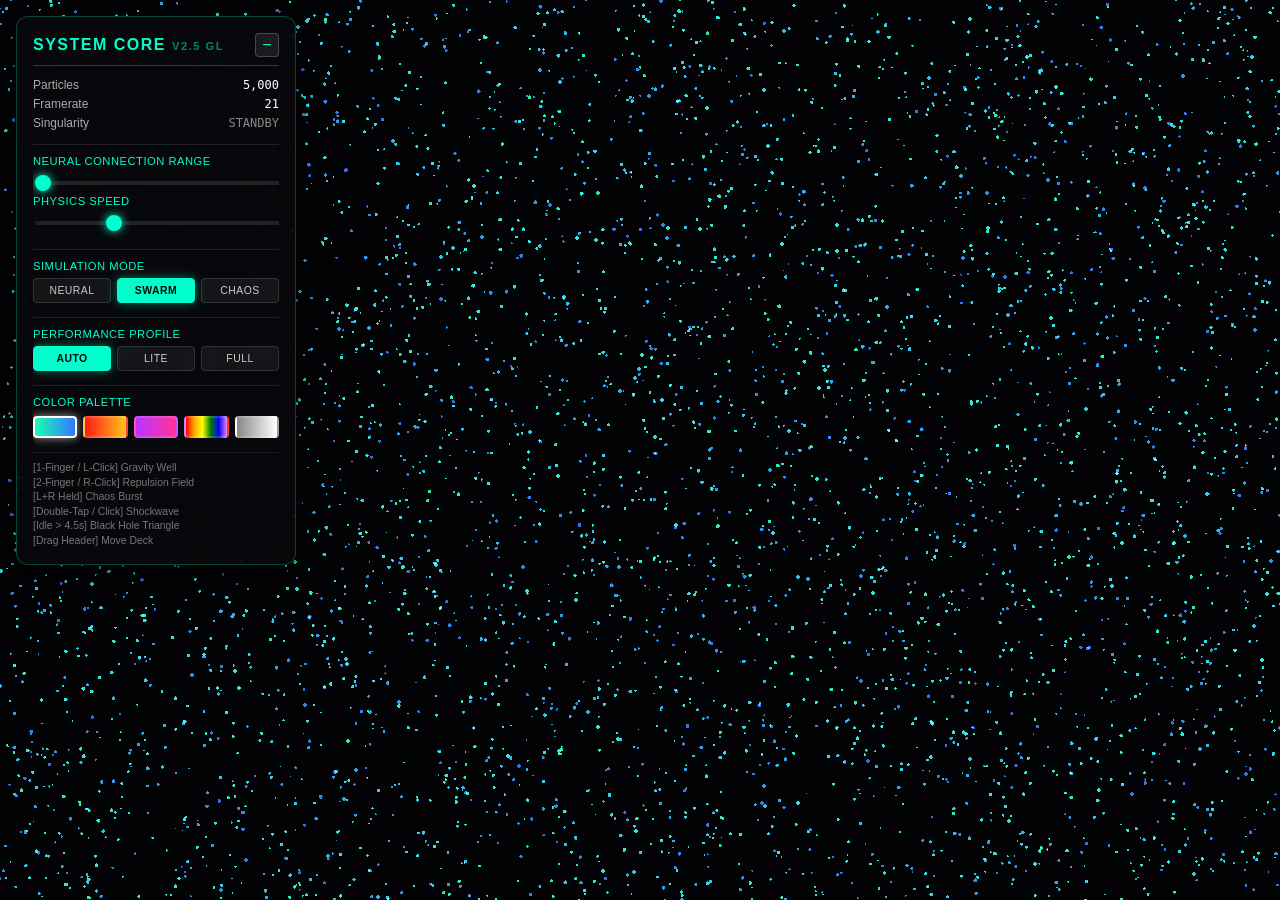
<file: Particles.html>
<!DOCTYPE html>
<html lang="en">
<head>
  <meta charset="UTF-8">
  <meta name="viewport" content="width=device-width, initial-scale=1.0, maximum-scale=1.0, user-scalable=no">
  <title>Neural Particle Sandbox V2.5</title>
  <style>
    * { box-sizing: border-box; touch-action: none; }
    body {
      margin: 0;
      padding: 0;
      overflow: hidden;
      background-color: #030305;
      font-family: -apple-system, BlinkMacSystemFont, 'Segoe UI', Tahoma, sans-serif;
      user-select: none;
      -webkit-user-select: none;
    }
    canvas {
      display: block;
      position: absolute;
      top: 0;
      left: 0;
      width: 100vw;
      height: 100vh;
    }
    #black-hole-singularity {
      position: absolute;
      top: 50%;
      left: 50%;
      width: 46px;
      height: 46px;
      transform: translate(-50%, -50%) scale(0);
      border-radius: 50%;
      background: radial-gradient(circle, #000 65%, #050508 100%);
      box-shadow: 0 0 35px 12px rgba(0, 255, 204, 0.7), inset 0 0 15px rgba(0, 0, 0, 1);
      pointer-events: none;
      z-index: 5;
      opacity: 0;
      transition: transform 1.2s cubic-bezier(0.16, 1, 0.3, 1), opacity 0.8s ease;
    }
    #black-hole-singularity.active {
      transform: translate(-50%, -50%) scale(1);
      opacity: 1;
    }
    #hud {
      position: absolute;
      top: 16px;
      left: 16px;
      width: min(280px, calc(100vw - 32px));
      background: rgba(8, 8, 12, 0.88);
      color: #eee;
      padding: 16px;
      border-radius: 12px;
      border: 1px solid rgba(0, 255, 204, 0.25);
      backdrop-filter: blur(12px);
      -webkit-backdrop-filter: blur(12px);
      box-shadow: 0 10px 30px rgba(0,0,0,0.7);
      z-index: 10;
      transition: box-shadow 0.2s, max-height 0.25s ease;
    }
    #hud.dragging {
      box-shadow: 0 20px 45px rgba(0,0,0,0.9);
      border-color: rgba(0, 255, 204, 0.5);
    }
    #hud-header {
      display: flex;
      justify-content: space-between;
      align-items: center;
      border-bottom: 1px solid rgba(0, 255, 204, 0.3);
      padding-bottom: 8px;
      margin-bottom: 12px;
      cursor: grab;
    }
    #hud-header:active { cursor: grabbing; }
    #hud.minimized #hud-header { margin-bottom: 0; border-bottom: none; }
    #hud-body {
      overflow: hidden;
      max-height: 600px;
      transition: max-height 0.25s ease, opacity 0.2s ease;
      opacity: 1;
    }
    #hud.minimized #hud-body {
      max-height: 0;
      opacity: 0;
      pointer-events: none;
    }
    h1 {
      margin: 0;
      font-size: 1rem;
      letter-spacing: 1.5px;
      text-transform: uppercase;
      color: #00ffcc;
      display: flex;
      align-items: baseline;
      gap: 6px;
    }
    #minimize-btn {
      flex: none;
      width: 24px;
      height: 24px;
      padding: 0;
      font-size: 1rem;
      line-height: 1;
      border-radius: 4px;
      background: rgba(255,255,255,0.08);
      border: 1px solid rgba(255,255,255,0.2);
      color: #00ffcc;
      display: flex;
      align-items: center;
      justify-content: center;
      cursor: pointer;
    }
    .swatch-group { display: flex; gap: 6px; margin-top: 8px; }
    .swatch {
      flex: 1;
      height: 22px;
      border-radius: 4px;
      border: 2px solid rgba(255,255,255,0.15);
      cursor: pointer;
      padding: 0;
      transition: all 0.2s;
    }
    .swatch:hover { border-color: rgba(255,255,255,0.5); transform: scale(1.05); }
    .swatch.active { border-color: #fff; box-shadow: 0 0 10px rgba(255,255,255,0.6); }
    .stat-row {
      display: flex;
      justify-content: space-between;
      font-size: 0.75rem;
      color: #aaa;
      margin-bottom: 5px;
    }
    .stat-val { color: #fff; font-family: monospace; }
    .control-group {
      margin-top: 14px;
      border-top: 1px solid rgba(255,255,255,0.1);
      padding-top: 10px;
    }
    label {
      display: block;
      font-size: 0.7rem;
      color: #00ffcc;
      margin-bottom: 4px;
      text-transform: uppercase;
      letter-spacing: 0.5px;
    }
    input[type="range"] {
      width: 100%;
      background: transparent;
      -webkit-appearance: none;
      margin-bottom: 10px;
    }
    input[type="range"]::-webkit-slider-runnable-track {
      width: 100%;
      height: 4px;
      background: #222;
      border-radius: 2px;
    }
    input[type="range"]::-webkit-slider-thumb {
      -webkit-appearance: none;
      height: 16px;
      width: 16px;
      border-radius: 50%;
      background: #00ffcc;
      margin-top: -6px;
      cursor: pointer;
      box-shadow: 0 0 10px #00ffcc;
    }
    .btn-group { display: flex; gap: 6px; margin-top: 6px; }
    button.mode-btn {
      flex: 1;
      background: rgba(255,255,255,0.06);
      border: 1px solid rgba(255,255,255,0.12);
      color: #ccc;
      padding: 6px 4px;
      font-size: 0.65rem;
      cursor: pointer;
      transition: all 0.2s;
      text-transform: uppercase;
      letter-spacing: 0.5px;
      border-radius: 4px;
    }
    button.mode-btn:hover { background: rgba(0, 255, 204, 0.1); border-color: #00ffcc; color: #fff; }
    button.mode-btn.active {
      background: #00ffcc;
      color: #050505;
      font-weight: bold;
      border-color: #00ffcc;
      box-shadow: 0 0 12px rgba(0,255,204,0.4);
    }
    .guide {
      margin-top: 14px;
      font-size: 0.65rem;
      color: #777;
      line-height: 1.4;
      border-top: 1px solid rgba(255,255,255,0.08);
      padding-top: 8px;
    }
  </style>
</head>
<body>

  <div id="black-hole-singularity"></div>

  <div id="hud">
    <div id="hud-header">
      <h1>System Core <span style="font-size:0.7em; opacity:0.5">v2.5 GL</span></h1>
      <button id="minimize-btn" title="Toggle Panel">&minus;</button>
    </div>

    <div id="hud-body">
      <div class="stat-row">
        <span>Particles</span>
        <span class="stat-val" id="count-display">0</span>
      </div>
      <div class="stat-row">
        <span>Framerate</span>
        <span class="stat-val">
          <span id="fps-display">60</span>
          <span id="perf-badge" title="Auto-lightened for smoother performance" style="display:none; margin-left:6px; color:#050505; background:#00ffcc; border-radius:3px; padding:1px 5px; font-size:0.6rem; letter-spacing:0.5px;">LITE</span>
        </span>
      </div>
      <div class="stat-row">
        <span>Singularity</span>
        <span class="stat-val" id="singularity-status" style="color:#888;">STANDBY</span>
      </div>

      <div class="control-group">
        <label>Neural Connection Range</label>
        <input type="range" id="connect-dist" min="0" max="150" value="0">

        <label>Physics Speed</label>
        <input type="range" id="speed-mult" min="0.1" max="3" step="0.1" value="1">
      </div>

      <div class="control-group">
        <label>Simulation Mode</label>
        <div class="btn-group">
          <button onclick="setMode('neural')" id="btn-neural" class="mode-btn">Neural</button>
          <button onclick="setMode('swarm')" id="btn-swarm" class="mode-btn active">Swarm</button>
          <button onclick="setMode('chaos')" id="btn-chaos" class="mode-btn">Chaos</button>
        </div>
      </div>

      <div class="control-group">
        <label>Performance Profile</label>
        <div class="btn-group">
          <button onclick="setPerfMode('auto')" id="btn-perf-auto" class="mode-btn active">Auto</button>
          <button onclick="setPerfMode('on')" id="btn-perf-on" class="mode-btn">Lite</button>
          <button onclick="setPerfMode('off')" id="btn-perf-off" class="mode-btn">Full</button>
        </div>
      </div>

      <div class="control-group">
        <label>Color Palette</label>
        <div class="swatch-group" id="color-swatches">
          <button class="swatch active" data-scheme="cyan" style="background:linear-gradient(90deg,hsl(160,100%,55%),hsl(220,100%,60%))" title="Cyan/Blue"></button>
          <button class="swatch" data-scheme="fire" style="background:linear-gradient(90deg,hsl(0,100%,55%),hsl(45,100%,55%))" title="Fire"></button>
          <button class="swatch" data-scheme="magenta" style="background:linear-gradient(90deg,hsl(280,100%,60%),hsl(330,100%,60%))" title="Magenta"></button>
          <button class="swatch" data-scheme="rainbow" style="background:linear-gradient(90deg,red,orange,yellow,green,blue,violet)" title="Rainbow"></button>
          <button class="swatch" data-scheme="mono" style="background:linear-gradient(90deg,#888,#fff)" title="Mono"></button>
        </div>
      </div>

      <div class="guide">
        [1-Finger / L-Click] Gravity Well<br>
        [2-Finger / R-Click] Repulsion Field<br>
        [L+R Held] Chaos Burst<br>
        [Double-Tap / Click] Shockwave<br>
        [Idle &gt; 4.5s] Black Hole Triangle<br>
        [Drag Header] Move Deck
      </div>
    </div>
  </div>

  <canvas id="canvas"></canvas>

  <script>
    const canvas = document.getElementById('canvas');
    const gl = canvas.getContext('webgl', { powerPreference: 'high-performance', alpha: false, antialias: false });
    if (!gl) alert('WebGL is not supported on this device.');

    const uiCount = document.getElementById('count-display');
    const uiFps = document.getElementById('fps-display');
    const uiPerfBadge = document.getElementById('perf-badge');
    const uiSingularity = document.getElementById('singularity-status');
    const blackHoleElement = document.getElementById('black-hole-singularity');
    const inputDist = document.getElementById('connect-dist');
    const inputSpeed = document.getElementById('speed-mult');
    const hud = document.getElementById('hud');
    const hudHeader = document.getElementById('hud-header');
    const minimizeBtn = document.getElementById('minimize-btn');

    const btns = {
      neural: document.getElementById('btn-neural'),
      swarm: document.getElementById('btn-swarm'),
      chaos: document.getElementById('btn-chaos')
    };
    const perfBtns = {
      auto: document.getElementById('btn-perf-auto'),
      on: document.getElementById('btn-perf-on'),
      off: document.getElementById('btn-perf-off')
    };

    const isMobile = /Android|iPhone|iPad|iPod/i.test(navigator.userAgent) || window.innerWidth < 768;
    const TOTAL_PARTICLES = isMobile ? 2500 : 5000;

    const config = {
      count: TOTAL_PARTICLES,
      baseSpeed: 1.5,
      friction: 0.96,
      connectDist: 0,
      speedMult: 1.0,
      mode: 'swarm',
      colorScheme: 'cyan',
      perfMode: 'auto'
    };

    let width = 0, height = 0;
    let dpr = 1.0;

    const colorSchemes = {
      cyan:    { hueMin: 160, hueRange: 60,  sat: 1.0, rgb: [0.0, 1.0, 0.8], glow: 'rgba(0, 255, 204, 0.7)' },
      fire:    { hueMin: 0,   hueRange: 45,  sat: 1.0, rgb: [1.0, 0.47, 0.0], glow: 'rgba(255, 120, 0, 0.7)' },
      magenta: { hueMin: 280, hueRange: 50,  sat: 1.0, rgb: [0.86, 0.0, 1.0], glow: 'rgba(220, 0, 255, 0.7)' },
      rainbow: { hueMin: 0,   hueRange: 360, sat: 1.0, rgb: [1.0, 1.0, 1.0], glow: 'rgba(255, 255, 255, 0.7)' },
      mono:    { hueMin: 0,   hueRange: 0,   sat: 0.0, rgb: [1.0, 1.0, 1.0], glow: 'rgba(255, 255, 255, 0.7)' }
    };

    const vsParticle = `
      attribute vec2 a_position;
      attribute vec4 a_color;
      attribute float a_size;
      uniform vec2 u_resolution;
      varying vec4 v_color;
      void main() {
        vec2 zeroToOne = a_position / u_resolution;
        vec2 clipSpace = (zeroToOne * 2.0 - 1.0) * vec2(1.0, -1.0);
        gl_Position = vec4(clipSpace, 0.0, 1.0);
        gl_PointSize = a_size;
        v_color = a_color;
      }
    `;

    const fsParticle = `
      precision mediump float;
      varying vec4 v_color;
      void main() {
        vec2 coord = gl_PointCoord - vec2(0.5);
        if (length(coord) > 0.5) discard;
        gl_FragColor = v_color;
      }
    `;

    const vsLine = `
      attribute vec2 a_position;
      attribute vec4 a_color;
      uniform vec2 u_resolution;
      varying vec4 v_color;
      void main() {
        vec2 zeroToOne = a_position / u_resolution;
        vec2 clipSpace = (zeroToOne * 2.0 - 1.0) * vec2(1.0, -1.0);
        gl_Position = vec4(clipSpace, 0.0, 1.0);
        v_color = a_color;
      }
    `;

    const fsLine = `
      precision mediump float;
      varying vec4 v_color;
      void main() { gl_FragColor = v_color; }
    `;

    function buildProgram(vsSrc, fsSrc) {
      function createShader(type, src) {
        const s = gl.createShader(type);
        gl.shaderSource(s, src);
        gl.compileShader(s);
        return s;
      }
      const prog = gl.createProgram();
      gl.attachShader(prog, createShader(gl.VERTEX_SHADER, vsSrc));
      gl.attachShader(prog, createShader(gl.FRAGMENT_SHADER, fsSrc));
      gl.linkProgram(prog);
      return prog;
    }

    const particleProgram = buildProgram(vsParticle, fsParticle);
    const lineProgram = buildProgram(vsLine, fsLine);

    const pLoc = {
      pos: gl.getAttribLocation(particleProgram, 'a_position'),
      col: gl.getAttribLocation(particleProgram, 'a_color'),
      size: gl.getAttribLocation(particleProgram, 'a_size'),
      res: gl.getUniformLocation(particleProgram, 'u_resolution')
    };

    const lLoc = {
      pos: gl.getAttribLocation(lineProgram, 'a_position'),
      col: gl.getAttribLocation(lineProgram, 'a_color'),
      res: gl.getUniformLocation(lineProgram, 'u_resolution')
    };

    const pPosBuffer = gl.createBuffer();
    const pColBuffer = gl.createBuffer();
    const pSizeBuffer = gl.createBuffer();
    const lPosBuffer = gl.createBuffer();
    const lColBuffer = gl.createBuffer();

    const pPositions = new Float32Array(TOTAL_PARTICLES * 2);
    const pColors = new Float32Array(TOTAL_PARTICLES * 4);
    const pSizes = new Float32Array(TOTAL_PARTICLES);
    const pVelocities = new Float32Array(TOTAL_PARTICLES * 2);
    const pHues = new Float32Array(TOTAL_PARTICLES);
    const pBaseHues = new Float32Array(TOTAL_PARTICLES);
    const pIdleOffsets = new Float32Array(TOTAL_PARTICLES);

    const MAX_LINES = 16000;
    const lPositions = new Float32Array(MAX_LINES * 4);
    const lColors = new Float32Array(MAX_LINES * 8);

    const GRID_SIZE = 100;
    let grid = {};
    function clearGrid() { grid = {}; }
    function addToGrid(idx, px, py) {
      const col = (px / GRID_SIZE) | 0;
      const row = (py / GRID_SIZE) | 0;
      const key = `${col},${row}`;
      if (!grid[key]) grid[key] = [];
      grid[key].push(idx);
    }

    function hslToRgb(h, s, l) {
      h = (h % 360) / 360;
      if (h < 0) h += 1;
      let r, g, b;
      if (s === 0) {
        r = g = b = l;
      } else {
        const hue2rgb = (p, q, t) => {
          if (t < 0) t += 1;
          if (t > 1) t -= 1;
          if (t < 1/6) return p + (q - p) * 6 * t;
          if (t < 1/2) return q;
          if (t < 2/3) return p + (q - p) * (2/3 - t) * 6;
          return p;
        };
        const q = l < 0.5 ? l * (1 + s) : l + s - l * s;
        const p = 2 * l - q;
        r = hue2rgb(p, q, h + 1/3);
        g = hue2rgb(p, q, h);
        b = hue2rgb(p, q, h - 1/3);
      }
      return [r, g, b];
    }

    function initParticleState() {
      const scheme = colorSchemes[config.colorScheme];
      for (let i = 0; i < TOTAL_PARTICLES; i++) {
        const i2 = i * 2;
        const i4 = i * 4;

        pPositions[i2] = Math.random() * width;
        pPositions[i2 + 1] = Math.random() * height;

        pVelocities[i2] = (Math.random() - 0.5) * config.baseSpeed;
        pVelocities[i2 + 1] = (Math.random() - 0.5) * config.baseSpeed;

        const hue = scheme.hueMin + Math.random() * scheme.hueRange;
        pBaseHues[i] = hue;
        pHues[i] = hue;

        const [r, g, b] = hslToRgb(hue, scheme.sat, 0.6);
        pColors[i4] = r;
        pColors[i4 + 1] = g;
        pColors[i4 + 2] = b;
        pColors[i4 + 3] = 0.9;

        pSizes[i] = (Math.random() * 2.2 + 1.6) * dpr;
        pIdleOffsets[i] = i / TOTAL_PARTICLES;
      }
      uiCount.innerText = TOTAL_PARTICLES.toLocaleString();
    }

    function updateColorScheme() {
      const scheme = colorSchemes[config.colorScheme];
      blackHoleElement.style.boxShadow = `0 0 35px 12px ${scheme.glow}, inset 0 0 15px rgba(0,0,0,1)`;

      for (let i = 0; i < TOTAL_PARTICLES; i++) {
        const hue = scheme.hueMin + Math.random() * scheme.hueRange;
        pBaseHues[i] = hue;
        pHues[i] = hue;
        const [r, g, b] = hslToRgb(hue, scheme.sat, 0.6);
        const i4 = i * 4;
        pColors[i4] = r;
        pColors[i4 + 1] = g;
        pColors[i4 + 2] = b;
      }
    }

    // --- Idle Rotating Equilateral Triangle Coordinates ---
    let lastInteraction = performance.now();
    const IDLE_THRESHOLD = 4500;
    let idleT = 0;

    function getRotatingTriangleCoord(tNorm, angleRot) {
      const cx = width / 2;
      const cy = height / 2;
      const R = Math.min(width, height) * 0.38;

      // The 3 vertices of equilateral triangle
      const a0 = angleRot - Math.PI / 2;
      const a1 = a0 + (Math.PI * 2) / 3;
      const a2 = a0 + (Math.PI * 4) / 3;

      const p0x = cx + Math.cos(a0) * R, p0y = cy + Math.sin(a0) * R;
      const p1x = cx + Math.cos(a1) * R, p1y = cy + Math.sin(a1) * R;
      const p2x = cx + Math.cos(a2) * R, p2y = cy + Math.sin(a2) * R;

      // Distribute progress across the 3 edges
      const edge = (tNorm * 3) % 3;
      if (edge < 1.0) {
        return { x: p0x + (p1x - p0x) * edge, y: p0y + (p1y - p0y) * edge };
      } else if (edge < 2.0) {
        const frac = edge - 1.0;
        return { x: p1x + (p2x - p1x) * frac, y: p1y + (p2y - p1y) * frac };
      } else {
        const frac = edge - 2.0;
        return { x: p2x + (p0x - p2x) * frac, y: p2y + (p0y - p2y) * frac };
      }
    }

    // Pointer Tracker
    const pointer = {
      x: -1000,
      y: -1000,
      active: false,
      type: 'attract',
      leftDown: false,
      rightDown: false
    };

    let comboActive = false;
    let lastTapTime = 0;

    function resetPointer() {
      pointer.active = pointer.leftDown || pointer.rightDown;
      if (!pointer.active) {
        pointer.x = -1000;
        pointer.y = -1000;
      }
    }

    window.addEventListener('touchstart', e => {
      if (e.target.closest('#hud')) return;
      lastInteraction = performance.now();
      const touches = e.touches;
      if (touches.length === 1) {
        pointer.x = touches[0].clientX;
        pointer.y = touches[0].clientY;
        pointer.active = true;
        pointer.type = 'attract';
      } else if (touches.length >= 2) {
        pointer.x = (touches[0].clientX + touches[1].clientX) / 2;
        pointer.y = (touches[0].clientY + touches[1].clientY) / 2;
        pointer.active = true;
        pointer.type = 'repel';
      }
    }, { passive: true });

    window.addEventListener('touchmove', e => {
      if (e.target.closest('#hud')) return;
      lastInteraction = performance.now();
      const touches = e.touches;
      if (touches.length === 1) {
        pointer.x = touches[0].clientX;
        pointer.y = touches[0].clientY;
      } else if (touches.length >= 2) {
        pointer.x = (touches[0].clientX + touches[1].clientX) / 2;
        pointer.y = (touches[0].clientY + touches[1].clientY) / 2;
      }
    }, { passive: true });

    window.addEventListener('touchend', e => {
      if (e.target.closest('#hud')) return;
      lastInteraction = performance.now();
      if (e.touches.length === 0) pointer.active = false;

      const now = performance.now();
      if (now - lastTapTime < 300 && e.changedTouches.length > 0) {
        triggerShockwave(e.changedTouches[0].clientX, e.changedTouches[0].clientY);
      }
      lastTapTime = now;
    }, { passive: true });

    window.addEventListener('mousemove', e => {
      pointer.x = e.clientX;
      pointer.y = e.clientY;
      lastInteraction = performance.now();
    });

    window.addEventListener('mousedown', e => {
      if (e.target.closest('#hud')) return;
      lastInteraction = performance.now();

      if (e.button === 0) {
        pointer.leftDown = true;
        pointer.type = pointer.rightDown ? pointer.type : 'attract';
      } else if (e.button === 2) {
        pointer.rightDown = true;
        pointer.type = pointer.leftDown ? pointer.type : 'repel';
      }
      pointer.active = true;
    });

    window.addEventListener('mouseup', e => {
      if (e.button === 0) pointer.leftDown = false;
      if (e.button === 2) pointer.rightDown = false;
      resetPointer();
      lastInteraction = performance.now();
    });

    window.addEventListener('contextmenu', e => e.preventDefault());

    window.addEventListener('dblclick', e => {
      if (e.target.closest('#hud')) return;
      lastInteraction = performance.now();
      triggerShockwave(e.clientX, e.clientY);
    });

    function triggerShockwave(originX, originY) {
      for (let i = 0; i < TOTAL_PARTICLES; i++) {
        const i2 = i * 2;
        const dx = pPositions[i2] - originX;
        const dy = pPositions[i2 + 1] - originY;
        const angle = Math.atan2(dy, dx);
        pVelocities[i2] += Math.cos(angle) * 35;
        pVelocities[i2 + 1] += Math.sin(angle) * 35;
        pHues[i] = 50;
      }
    }

    let isDraggingHud = false;
    let dragOffset = { x: 0, y: 0 };

    hudHeader.addEventListener('mousedown', e => {
      if (e.target.id === 'minimize-btn') return;
      isDraggingHud = true;
      hud.classList.add('dragging');
      const rect = hud.getBoundingClientRect();
      dragOffset.x = e.clientX - rect.left;
      dragOffset.y = e.clientY - rect.top;
      hud.style.left = rect.left + 'px';
      hud.style.top = rect.top + 'px';
      e.preventDefault();
    });

    window.addEventListener('mousemove', e => {
      if (!isDraggingHud) return;
      const maxX = window.innerWidth - hud.offsetWidth;
      const maxY = window.innerHeight - hud.offsetHeight;
      let newX = Math.max(0, Math.min(maxX, e.clientX - dragOffset.x));
      let newY = Math.max(0, Math.min(maxY, e.clientY - dragOffset.y));
      hud.style.left = newX + 'px';
      hud.style.top = newY + 'px';
    });

    window.addEventListener('mouseup', () => {
      if (isDraggingHud) {
        isDraggingHud = false;
        hud.classList.remove('dragging');
      }
    });

    minimizeBtn.addEventListener('click', e => {
      e.stopPropagation();
      hud.classList.toggle('minimized');
      minimizeBtn.innerHTML = hud.classList.contains('minimized') ? '&#43;' : '&minus;';
    });

    const swatchButtons = document.querySelectorAll('#color-swatches .swatch');
    swatchButtons.forEach(btn => {
      btn.addEventListener('click', () => {
        config.colorScheme = btn.dataset.scheme;
        swatchButtons.forEach(b => b.classList.remove('active'));
        btn.classList.add('active');
        updateColorScheme();
      });
    });

    inputDist.addEventListener('input', e => config.connectDist = parseInt(e.target.value));
    inputSpeed.addEventListener('input', e => config.speedMult = parseFloat(e.target.value));

    window.setMode = function(mode) {
      lastInteraction = performance.now();
      config.mode = mode;
      Object.values(btns).forEach(b => b.classList.remove('active'));
      btns[mode].classList.add('active');

      if (mode === 'neural') {
        config.connectDist = 90;
        inputDist.value = 90;
        config.speedMult = 0.5;
        inputSpeed.value = 0.5;
        config.friction = 0.90;
      } else if (mode === 'swarm') {
        config.connectDist = 0;
        inputDist.value = 0;
        config.speedMult = 1.2;
        inputSpeed.value = 1.2;
        config.friction = 0.96;
      } else if (mode === 'chaos') {
        config.connectDist = 35;
        inputDist.value = 35;
        config.speedMult = 2.0;
        inputSpeed.value = 2.0;
        config.friction = 0.98;
      }
    };

    let perfActive = false;
    let fpsHistory = [];
    let skipConnectionFrame = false;

    window.setPerfMode = function(mode) {
      config.perfMode = mode;
      Object.values(perfBtns).forEach(b => b.classList.remove('active'));
      perfBtns[mode].classList.add('active');
      perfActive = (mode === 'on');
      if (mode === 'auto') fpsHistory = [];
      updatePerfBadge();
    };

    function checkPerformance(fps) {
      if (config.perfMode === 'on') { perfActive = true; return; }
      if (config.perfMode === 'off') { perfActive = false; return; }

      fpsHistory.push(fps);
      if (fpsHistory.length > 4) fpsHistory.shift();
      const avg = fpsHistory.reduce((a, b) => a + b, 0) / fpsHistory.length;

      if (!perfActive && avg < 40 && fpsHistory.length >= 3) {
        perfActive = true;
        updatePerfBadge();
      } else if (perfActive && avg > 55 && fpsHistory.length >= 3) {
        perfActive = false;
        updatePerfBadge();
      }
    }

    function updatePerfBadge() {
      if (!uiPerfBadge) return;
      uiPerfBadge.style.display = (perfActive && config.perfMode === 'auto') ? 'inline' : 'none';
    }

    function resize() {
      dpr = Math.min(window.devicePixelRatio || 1, 2.0);
      width = window.innerWidth;
      height = window.innerHeight;

      canvas.width = width * dpr;
      canvas.height = height * dpr;

      gl.viewport(0, 0, canvas.width, canvas.height);
    }

    window.addEventListener('resize', () => {
      resize();
      initParticleState();
    });

    // --- Main Game Loop ---
    let lastTime = performance.now();
    let frameCount = 0;

    function animate(time) {
      if (time - lastTime >= 1000) {
        uiFps.innerText = frameCount;
        checkPerformance(frameCount);
        frameCount = 0;
        lastTime = time;
      }
      frameCount++;

      comboActive = pointer.leftDown && pointer.rightDown;
      if (comboActive) lastInteraction = time;

      const sinceInput = time - lastInteraction;
      idleT = sinceInput > IDLE_THRESHOLD ? (sinceInput - IDLE_THRESHOLD) : 0;

      clearGrid();

      const speed = config.speedMult;
      const friction = config.friction;
      const isChaos = config.mode === 'chaos';
      const scheme = colorSchemes[config.colorScheme];

      const cx = width / 2;
      const cy = height / 2;
      const blackHoleActive = idleT > 0 && !pointer.active && !comboActive;
      const idleRamp = blackHoleActive ? Math.min(idleT / 2000, 1.0) : 0;

      if (blackHoleActive) {
        blackHoleElement.classList.add('active');
        uiSingularity.innerText = 'ACTIVE';
        uiSingularity.style.color = '#00ffcc';
      } else {
        blackHoleElement.classList.remove('active');
        uiSingularity.innerText = 'STANDBY';
        uiSingularity.style.color = '#888';
      }

      // Calculate triangle rotation angle once per frame
      const currentTriangleAngle = idleT * 0.0006;

      for (let i = 0; i < TOTAL_PARTICLES; i++) {
        const i2 = i * 2;
        const i4 = i * 4;

        pPositions[i2] += pVelocities[i2] * speed;
        pPositions[i2 + 1] += pVelocities[i2 + 1] * speed;

        // Pointer Gravity / Repel
        if (pointer.active) {
          const dx = pointer.x - pPositions[i2];
          const dy = pointer.y - pPositions[i2 + 1];
          const distSq = dx * dx + dy * dy;

          if (distSq < 160000 && distSq > 4) {
            const force = (400 - Math.sqrt(distSq)) / 400;
            const angle = Math.atan2(dy, dx);
            const dir = pointer.type === 'attract' ? 0.65 : -3.2;

            pVelocities[i2] += Math.cos(angle) * force * dir;
            pVelocities[i2 + 1] += Math.sin(angle) * force * dir;
            pHues[i] = pBaseHues[i] + 90;
          }
        }

        // Combo Chaos
        if (comboActive) {
          const dx = pPositions[i2] - pointer.x;
          const dy = pPositions[i2 + 1] - pointer.y;
          const angle = Math.atan2(dy, dx) + (Math.random() - 0.5) * 1.4;
          const kick = 7 + Math.random() * 7;
          pVelocities[i2] += Math.cos(angle) * kick;
          pVelocities[i2 + 1] += Math.sin(angle) * kick;
          pHues[i] = (pHues[i] + 25) % 360;
        }

        if (isChaos) {
          pVelocities[i2] += (Math.random() - 0.5) * 0.28;
          pVelocities[i2 + 1] += (Math.random() - 0.5) * 0.28;
        }

        // ==========================================
        // BLACK HOLE -> ROTATING TRIANGLE ATTRACTION
        // ==========================================
        if (blackHoleActive) {
          // Strong damping so particles stop orbiting wildly and snap to lines
          pVelocities[i2] *= (0.85 + (1.0 - idleRamp) * 0.11);
          pVelocities[i2 + 1] *= (0.85 + (1.0 - idleRamp) * 0.11);

          // Find exact slot on the triangle perimeter
          const triTarget = getRotatingTriangleCoord(pIdleOffsets[i], currentTriangleAngle);
          const dxTarget = triTarget.x - pPositions[i2];
          const dyTarget = triTarget.y - pPositions[i2 + 1];

          // Direct powerful spring force pulling particle to its triangle coordinate
          const pullForce = 0.08 * idleRamp;
          pVelocities[i2] += dxTarget * pullForce;
          pVelocities[i2 + 1] += dyTarget * pullForce;

          // Tangential accretion drift around center
          const dxC = cx - pPositions[i2];
          const dyC = cy - pPositions[i2 + 1];
          const distC = Math.sqrt(dxC * dxC + dyC * dyC) || 1;
          const swirl = 0.5 * idleRamp;
          pVelocities[i2] += (-dyC / distC) * swirl;
          pVelocities[i2 + 1] += (dxC / distC) * swirl;

          // Event horizon thermal excitation
          if (distC < 40) {
            pHues[i] = pBaseHues[i] + 120;
          }
        } else {
          pVelocities[i2] *= friction;
          pVelocities[i2 + 1] *= friction;

          // Toroidal Screen Wrap (Active ONLY when not in black hole mode)
          if (pPositions[i2] < 0) pPositions[i2] = width;
          if (pPositions[i2] > width) pPositions[i2] = 0;
          if (pPositions[i2 + 1] < 0) pPositions[i2 + 1] = height;
          if (pPositions[i2 + 1] > height) pPositions[i2 + 1] = 0;
        }

        // Color Decay
        if (!comboActive && pHues[i] > pBaseHues[i]) {
          pHues[i] -= 2;
          const [r, g, b] = hslToRgb(pHues[i], scheme.sat, 0.6);
          pColors[i4] = r;
          pColors[i4 + 1] = g;
          pColors[i4 + 2] = b;
        }

        addToGrid(i, pPositions[i2], pPositions[i2 + 1]);
      }

      // Compute Neural Connections
      let lineVertexCount = 0;
      skipConnectionFrame = !skipConnectionFrame;

      if (config.connectDist > 0 && !(perfActive && skipConnectionFrame)) {
        const effDist = perfActive ? config.connectDist * 0.65 : config.connectDist;
        const baseThresholdSq = effDist * effDist;
        const [cr, cg, cb] = scheme.rgb;

        for (let i = 0; i < TOTAL_PARTICLES; i++) {
          if (lineVertexCount >= MAX_LINES * 2) break;

          const px = pPositions[i * 2];
          const py = pPositions[i * 2 + 1];
          const col = (px / GRID_SIZE) | 0;
          const row = (py / GRID_SIZE) | 0;

          for (let nx = -1; nx <= 1; nx++) {
            for (let ny = -1; ny <= 1; ny++) {
              const cellKey = `${col + nx},${row + ny}`;
              const neighbors = grid[cellKey];
              if (!neighbors) continue;

              for (let k = 0; k < neighbors.length; k++) {
                const j = neighbors[k];
                if (j <= i) continue;

                const qx = pPositions[j * 2];
                const qy = pPositions[j * 2 + 1];
                const dx = px - qx;
                const dy = py - qy;
                const distSq = dx * dx + dy * dy;

                if (distSq < baseThresholdSq) {
                  const alpha = (1.0 - (distSq / baseThresholdSq)) * 0.35;
                  const idx = lineVertexCount * 2;
                  const cIdx = lineVertexCount * 4;

                  lPositions[idx] = px;
                  lPositions[idx + 1] = py;
                  lColors[cIdx] = cr;
                  lColors[cIdx + 1] = cg;
                  lColors[cIdx + 2] = cb;
                  lColors[cIdx + 3] = alpha;

                  lPositions[idx + 2] = qx;
                  lPositions[idx + 3] = qy;
                  lColors[cIdx + 4] = cr;
                  lColors[cIdx + 5] = cg;
                  lColors[cIdx + 6] = cb;
                  lColors[cIdx + 7] = alpha;

                  lineVertexCount += 2;
                  if (lineVertexCount >= MAX_LINES * 2) break;
                }
              }
            }
          }
        }
      }

      // WebGL Draw Call
      gl.clearColor(0.012, 0.012, 0.02, 1.0);
      gl.clear(gl.COLOR_BUFFER_BIT);

      gl.enable(gl.BLEND);
      gl.blendFunc(gl.SRC_ALPHA, gl.ONE);

      // Draw Lines
      if (lineVertexCount > 0) {
        gl.useProgram(lineProgram);
        gl.uniform2f(lLoc.res, width, height);

        gl.bindBuffer(gl.ARRAY_BUFFER, lPosBuffer);
        gl.bufferData(gl.ARRAY_BUFFER, lPositions.subarray(0, lineVertexCount * 2), gl.DYNAMIC_DRAW);
        gl.enableVertexAttribArray(lLoc.pos);
        gl.vertexAttribPointer(lLoc.pos, 2, gl.FLOAT, false, 0, 0);

        gl.bindBuffer(gl.ARRAY_BUFFER, lColBuffer);
        gl.bufferData(gl.ARRAY_BUFFER, lColors.subarray(0, lineVertexCount * 4), gl.DYNAMIC_DRAW);
        gl.enableVertexAttribArray(lLoc.col);
        gl.vertexAttribPointer(lLoc.col, 4, gl.FLOAT, false, 0, 0);

        gl.drawArrays(gl.LINES, 0, lineVertexCount);
      }

      // Draw Particles
      gl.useProgram(particleProgram);
      gl.uniform2f(pLoc.res, width, height);

      gl.bindBuffer(gl.ARRAY_BUFFER, pPosBuffer);
      gl.bufferData(gl.ARRAY_BUFFER, pPositions, gl.DYNAMIC_DRAW);
      gl.enableVertexAttribArray(pLoc.pos);
      gl.vertexAttribPointer(pLoc.pos, 2, gl.FLOAT, false, 0, 0);

      gl.bindBuffer(gl.ARRAY_BUFFER, pColBuffer);
      gl.bufferData(gl.ARRAY_BUFFER, pColors, gl.DYNAMIC_DRAW);
      gl.enableVertexAttribArray(pLoc.col);
      gl.vertexAttribPointer(pLoc.col, 4, gl.FLOAT, false, 0, 0);

      gl.bindBuffer(gl.ARRAY_BUFFER, pSizeBuffer);
      gl.bufferData(gl.ARRAY_BUFFER, pSizes, gl.STATIC_DRAW);
      gl.enableVertexAttribArray(pLoc.size);
      gl.vertexAttribPointer(pLoc.size, 1, gl.FLOAT, false, 0, 0);

      gl.drawArrays(gl.POINTS, 0, TOTAL_PARTICLES);

      requestAnimationFrame(animate);
    }

    resize();
    initParticleState();
    requestAnimationFrame(animate);
  </script>
</body>
</html>
</file>
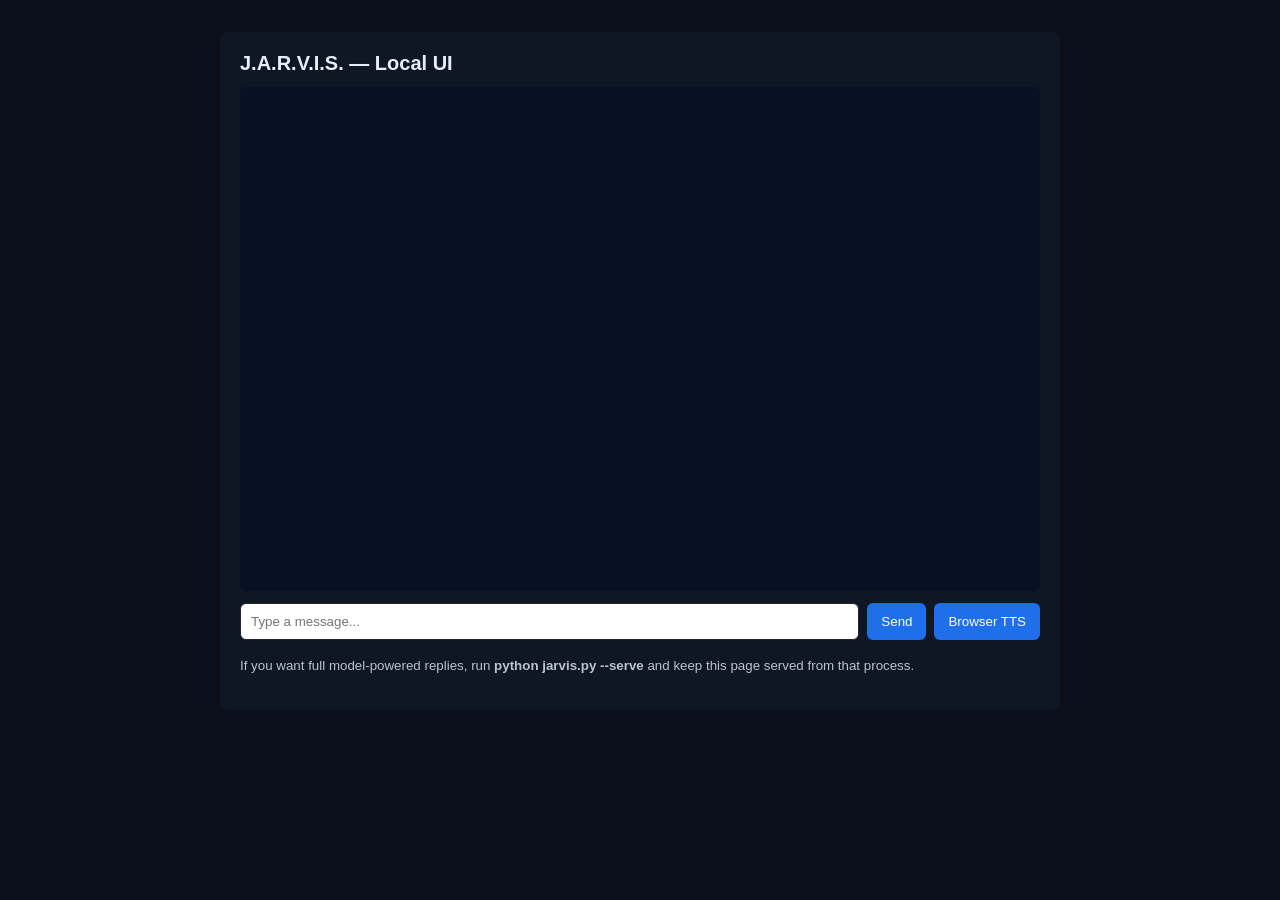
<file: Jarvis/jarvis.html>
<!doctype html>
<html lang="en">
<head>
  <meta charset="utf-8" />
  <meta name="viewport" content="width=device-width,initial-scale=1" />
  <title>J.A.R.V.I.S. — Local UI</title>
  <style>
    body{font-family:Segoe UI,Roboto,Arial;margin:0;background:#0b0f1a;color:#e6eef8}
    .app{max-width:800px;margin:32px auto;padding:20px;background:#0f1724;border-radius:8px}
    h1{margin:0 0 12px;font-size:20px}
    #log{height:480px;overflow:auto;padding:12px;background:#071024;border-radius:6px}
    .msg{margin:8px 0;padding:8px;border-radius:6px}
    .user{background:#12263b;color:#cfe8ff;text-align:right}
    .bot{background:#14221f;color:#d9ffea;text-align:left}
    .controls{display:flex;margin-top:12px;gap:8px}
    input[type=text]{flex:1;padding:10px;border-radius:6px;border:1px solid #223}
    button{padding:10px 14px;border-radius:6px;border:none;background:#1f6feb;color:#fff}
    small{opacity:.8}
  </style>
</head>
<body>
  <div class="app">
    <h1>J.A.R.V.I.S. — Local UI</h1>
    <div id="log" aria-live="polite"></div>
    <div class="controls">
      <input id="inp" type="text" placeholder="Type a message..." />
      <button id="send">Send</button>
      <button id="tts">Browser TTS</button>
    </div>
    <p><small>If you want full model-powered replies, run <strong>python jarvis.py --serve</strong> and keep this page served from that process.</small></p>
  </div>

  <script>
    const log = document.getElementById('log');
    const inp = document.getElementById('inp');
    const send = document.getElementById('send');
    const ttsBtn = document.getElementById('tts');
    let useBrowserTTS = true;

    function append(text, cls){
      const d = document.createElement('div');
      d.className = 'msg ' + cls; d.textContent = text; log.appendChild(d); log.scrollTop = log.scrollHeight;
    }

    send.addEventListener('click', async ()=>{
      const msg = inp.value.trim(); if(!msg) return; inp.value=''; append(msg,'user');

      // Try sending to local server API
      try{
        const res = await fetch('/api/chat', {method:'POST',headers:{'Content-Type':'application/json'},body:JSON.stringify({message:msg})});
        if(res.ok){
          const j = await res.json(); append(j.reply,'bot');
          if(useBrowserTTS) speakBrowser(j.reply);
          return;
        }
      }catch(e){
        console.warn('Server unreachable', e);
      }
    });

    inp.addEventListener('keydown', (e)=>{ if(e.key==='Enter') send.click(); });

    ttsBtn.addEventListener('click', ()=>{ useBrowserTTS = !useBrowserTTS; ttsBtn.textContent = useBrowserTTS? 'Browser TTS ✓' : 'Browser TTS'; });

    function speakBrowser(text){
      if(!('speechSynthesis' in window)) return;
      try{
        const u = new SpeechSynthesisUtterance(text);
        u.rate = 1; window.speechSynthesis.cancel(); window.speechSynthesis.speak(u);
      }catch(e){console.warn(e)}
    }
  </script>
</body>
</html>
</file>
